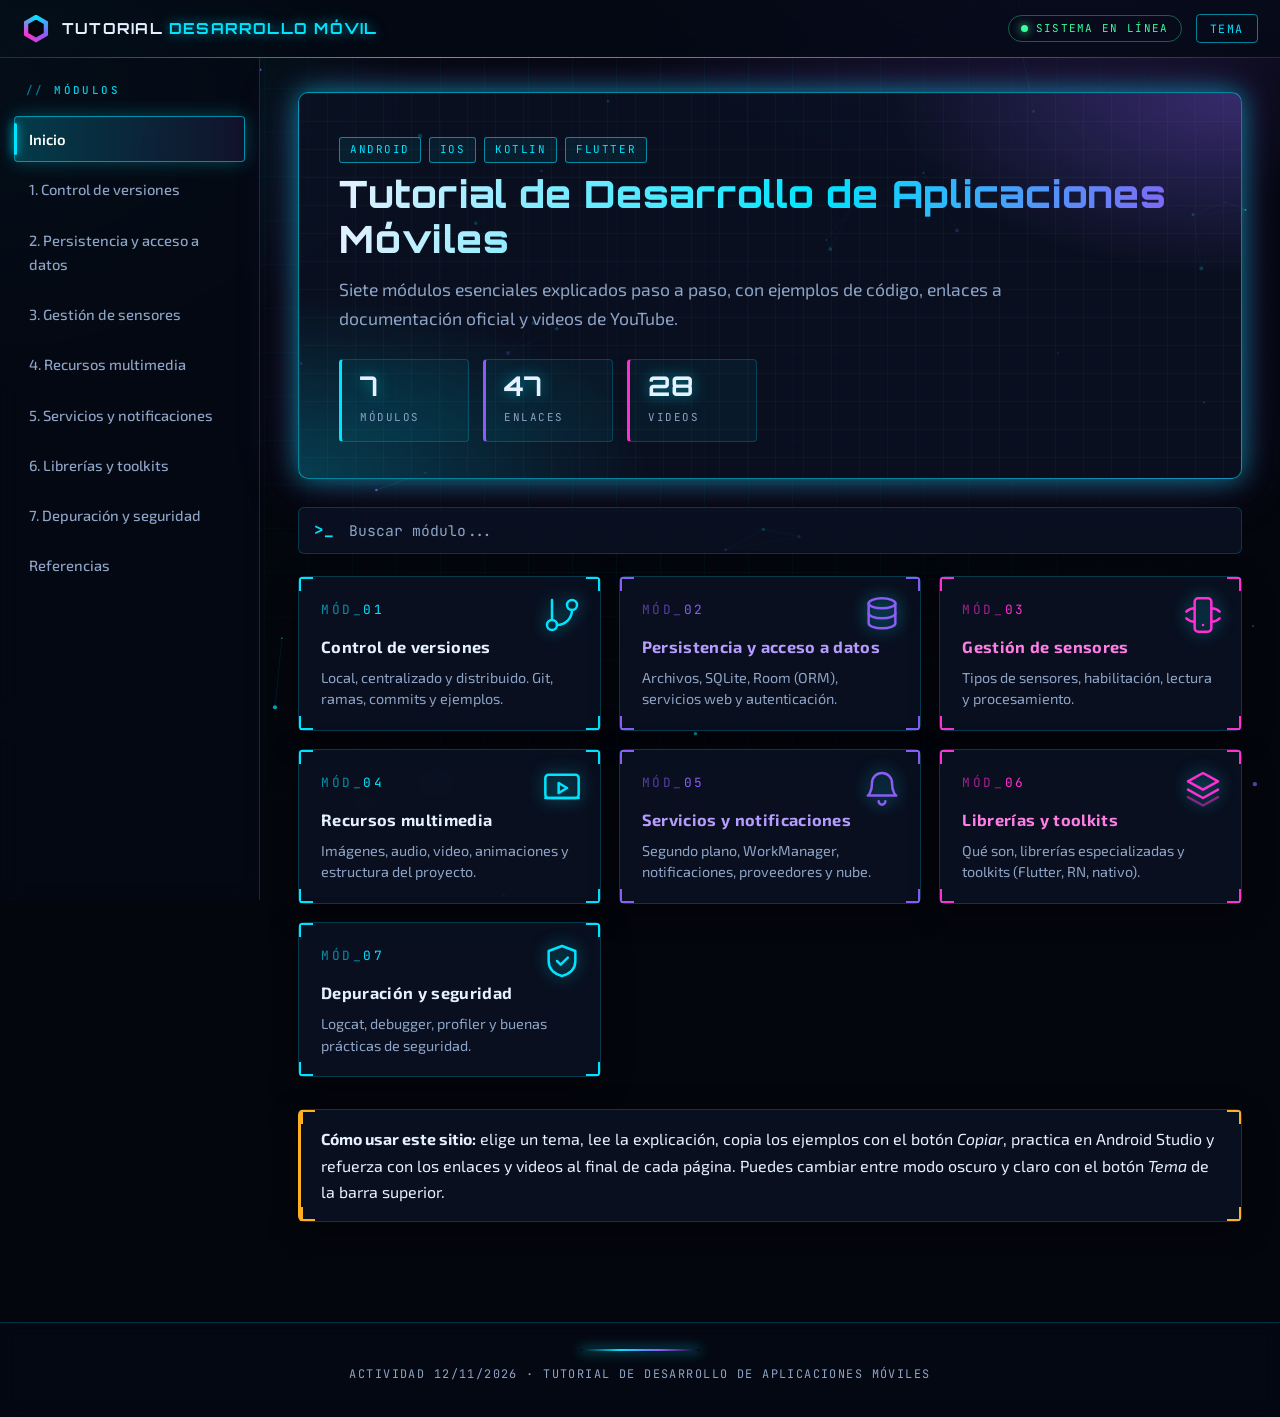
<file: index.html>
<!DOCTYPE html>
<html lang="es">
<head>
<meta charset="UTF-8">
<meta name="viewport" content="width=device-width, initial-scale=1">
<title>Tutorial de Desarrollo de Aplicaciones Móviles</title>
<link rel="preconnect" href="https://fonts.googleapis.com">
<link rel="preconnect" href="https://fonts.gstatic.com" crossorigin>
<link href="https://fonts.googleapis.com/css2?family=Exo+2:wght@400;500;600;700&family=JetBrains+Mono:wght@400;500;700&family=Orbitron:wght@500;700;800&display=swap" rel="stylesheet">
<script>try{document.documentElement.setAttribute('data-theme',localStorage.getItem('theme')==='light'?'light':'dark')}catch(e){document.documentElement.setAttribute('data-theme','dark')}</script>
<link rel="stylesheet" href="css/styles.css">
</head>
<body>
<header class="topbar">
  <button class="icon-btn" id="menuBtn" aria-label="Abrir menú">&#9776;</button>
  <a class="brand" href="index.html"><span class="logo-mark" aria-hidden="true"></span><span class="brand-text">Tutorial <span>Desarrollo Móvil</span></span></a>
  <span class="status-chip">Sistema en línea</span>
  <button class="icon-btn" id="themeBtn" aria-label="Cambiar entre modo oscuro y claro">Tema</button>
</header>
<div class="layout">
  <nav class="sidebar" id="sidebar">
    <h3>Módulos</h3>
    <a class="active" href="index.html">Inicio</a>
    <a href="pages/01-control-versiones.html">1. Control de versiones</a>
    <a href="pages/02-persistencia-datos.html">2. Persistencia y acceso a datos</a>
    <a href="pages/03-sensores.html">3. Gestión de sensores</a>
    <a href="pages/04-multimedia.html">4. Recursos multimedia</a>
    <a href="pages/05-servicios-notificaciones.html">5. Servicios y notificaciones</a>
    <a href="pages/06-librerias-toolkits.html">6. Librerías y toolkits</a>
    <a href="pages/07-depuracion-seguridad.html">7. Depuración y seguridad</a>
    <a href="pages/08-referencias.html">Referencias</a>
  </nav>
  <main class="content">
    <section class="hero">
      <div class="hero-tags"><span>Android</span><span>iOS</span><span>Kotlin</span><span>Flutter</span></div>
      <h1>Tutorial de Desarrollo de Aplicaciones Móviles</h1>
      <p>Siete módulos esenciales explicados paso a paso, con ejemplos de código, enlaces a documentación oficial y videos de YouTube.</p>
      <div class="stats">
        <div class="stat"><b data-n="7">7</b><span>Módulos</span></div>
        <div class="stat"><b data-n="47">47</b><span>Enlaces</span></div>
        <div class="stat"><b data-n="28">28</b><span>Videos</span></div>
      </div>
    </section>

    <div class="search-wrap"><input id="search" type="search" placeholder="Buscar módulo..." aria-label="Buscar módulo"></div>

    <div class="grid">
      <a class="card topic-card" href="pages/01-control-versiones.html">
        <span class="card-ico" aria-hidden="true"><svg focusable="false" xmlns="http://www.w3.org/2000/svg" viewBox="0 0 24 24" fill="none" stroke="currentColor" stroke-width="1.5" stroke-linecap="round" stroke-linejoin="round"><path d="M6 3v12"/><circle cx="18" cy="6" r="3"/><circle cx="6" cy="18" r="3"/><path d="M18 9a9 9 0 0 1-9 9"/></svg></span>
        <div class="num">01</div>
        <h3>Control de versiones</h3>
        <p>Local, centralizado y distribuido. Git, ramas, commits y ejemplos.</p>
      </a>
      <a class="card topic-card" href="pages/02-persistencia-datos.html">
        <span class="card-ico" aria-hidden="true"><svg focusable="false" xmlns="http://www.w3.org/2000/svg" viewBox="0 0 24 24" fill="none" stroke="currentColor" stroke-width="1.5" stroke-linecap="round" stroke-linejoin="round"><ellipse cx="12" cy="5" rx="8" ry="3"/><path d="M4 5v6c0 1.7 3.6 3 8 3s8-1.3 8-3V5"/><path d="M4 11v6c0 1.7 3.6 3 8 3s8-1.3 8-3v-6"/></svg></span>
        <div class="num">02</div>
        <h3>Persistencia y acceso a datos</h3>
        <p>Archivos, SQLite, Room (ORM), servicios web y autenticación.</p>
      </a>
      <a class="card topic-card" href="pages/03-sensores.html">
        <span class="card-ico" aria-hidden="true"><svg focusable="false" xmlns="http://www.w3.org/2000/svg" viewBox="0 0 24 24" fill="none" stroke="currentColor" stroke-width="1.5" stroke-linecap="round" stroke-linejoin="round"><rect x="7" y="2" width="10" height="20" rx="2"/><path d="M12 18h.01"/><path d="M2 10c1.5-1.5 3-2 5-2"/><path d="M22 10c-1.5-1.5-3-2-5-2"/><path d="M2 14c1.5 1.5 3 2 5 2"/><path d="M22 14c-1.5 1.5-3 2-5 2"/></svg></span>
        <div class="num">03</div>
        <h3>Gestión de sensores</h3>
        <p>Tipos de sensores, habilitación, lectura y procesamiento.</p>
      </a>
      <a class="card topic-card" href="pages/04-multimedia.html">
        <span class="card-ico" aria-hidden="true"><svg focusable="false" xmlns="http://www.w3.org/2000/svg" viewBox="0 0 24 24" fill="none" stroke="currentColor" stroke-width="1.5" stroke-linecap="round" stroke-linejoin="round"><rect x="2" y="4" width="20" height="14" rx="2"/><path d="M10 9l5 3-5 3V9z"/><path d="M2 18h20"/></svg></span>
        <div class="num">04</div>
        <h3>Recursos multimedia</h3>
        <p>Imágenes, audio, video, animaciones y estructura del proyecto.</p>
      </a>
      <a class="card topic-card" href="pages/05-servicios-notificaciones.html">
        <span class="card-ico" aria-hidden="true"><svg focusable="false" xmlns="http://www.w3.org/2000/svg" viewBox="0 0 24 24" fill="none" stroke="currentColor" stroke-width="1.5" stroke-linecap="round" stroke-linejoin="round"><path d="M6 9a6 6 0 0 1 12 0c0 6 2.5 7.5 2.5 7.5h-17S6 15 6 9z"/><path d="M10 20a2 2 0 0 0 4 0"/></svg></span>
        <div class="num">05</div>
        <h3>Servicios y notificaciones</h3>
        <p>Segundo plano, WorkManager, notificaciones, proveedores y nube.</p>
      </a>
      <a class="card topic-card" href="pages/06-librerias-toolkits.html">
        <span class="card-ico" aria-hidden="true"><svg focusable="false" xmlns="http://www.w3.org/2000/svg" viewBox="0 0 24 24" fill="none" stroke="currentColor" stroke-width="1.5" stroke-linecap="round" stroke-linejoin="round"><path d="M12 3l9 5-9 5-9-5 9-5z"/><path d="M3 13l9 5 9-5"/><path d="M3 17.5l9 5 9-5" opacity=".5"/></svg></span>
        <div class="num">06</div>
        <h3>Librerías y toolkits</h3>
        <p>Qué son, librerías especializadas y toolkits (Flutter, RN, nativo).</p>
      </a>
      <a class="card topic-card" href="pages/07-depuracion-seguridad.html">
        <span class="card-ico" aria-hidden="true"><svg focusable="false" xmlns="http://www.w3.org/2000/svg" viewBox="0 0 24 24" fill="none" stroke="currentColor" stroke-width="1.5" stroke-linecap="round" stroke-linejoin="round"><path d="M12 3l8 3v6c0 4.5-3.2 7.6-8 9-4.8-1.4-8-4.5-8-9V6l8-3z"/><path d="M9 12l2.2 2.2L15.5 10"/></svg></span>
        <div class="num">07</div>
        <h3>Depuración y seguridad</h3>
        <p>Logcat, debugger, profiler y buenas prácticas de seguridad.</p>
      </a>
    </div>

    <div class="note" style="margin-top:32px">
      <strong>Cómo usar este sitio:</strong> elige un tema, lee la explicación, copia los ejemplos con el botón <em>Copiar</em>, practica en Android Studio y refuerza con los enlaces y videos al final de cada página. Puedes cambiar entre modo oscuro y claro con el botón <em>Tema</em> de la barra superior.
    </div>
  </main>
</div>
<footer>Actividad 12/11/2026 · Tutorial de desarrollo de aplicaciones móviles</footer>
<button id="toTop" aria-label="Volver arriba">↑</button>
<script src="js/main.js"></script>
</body>
</html>
</file>
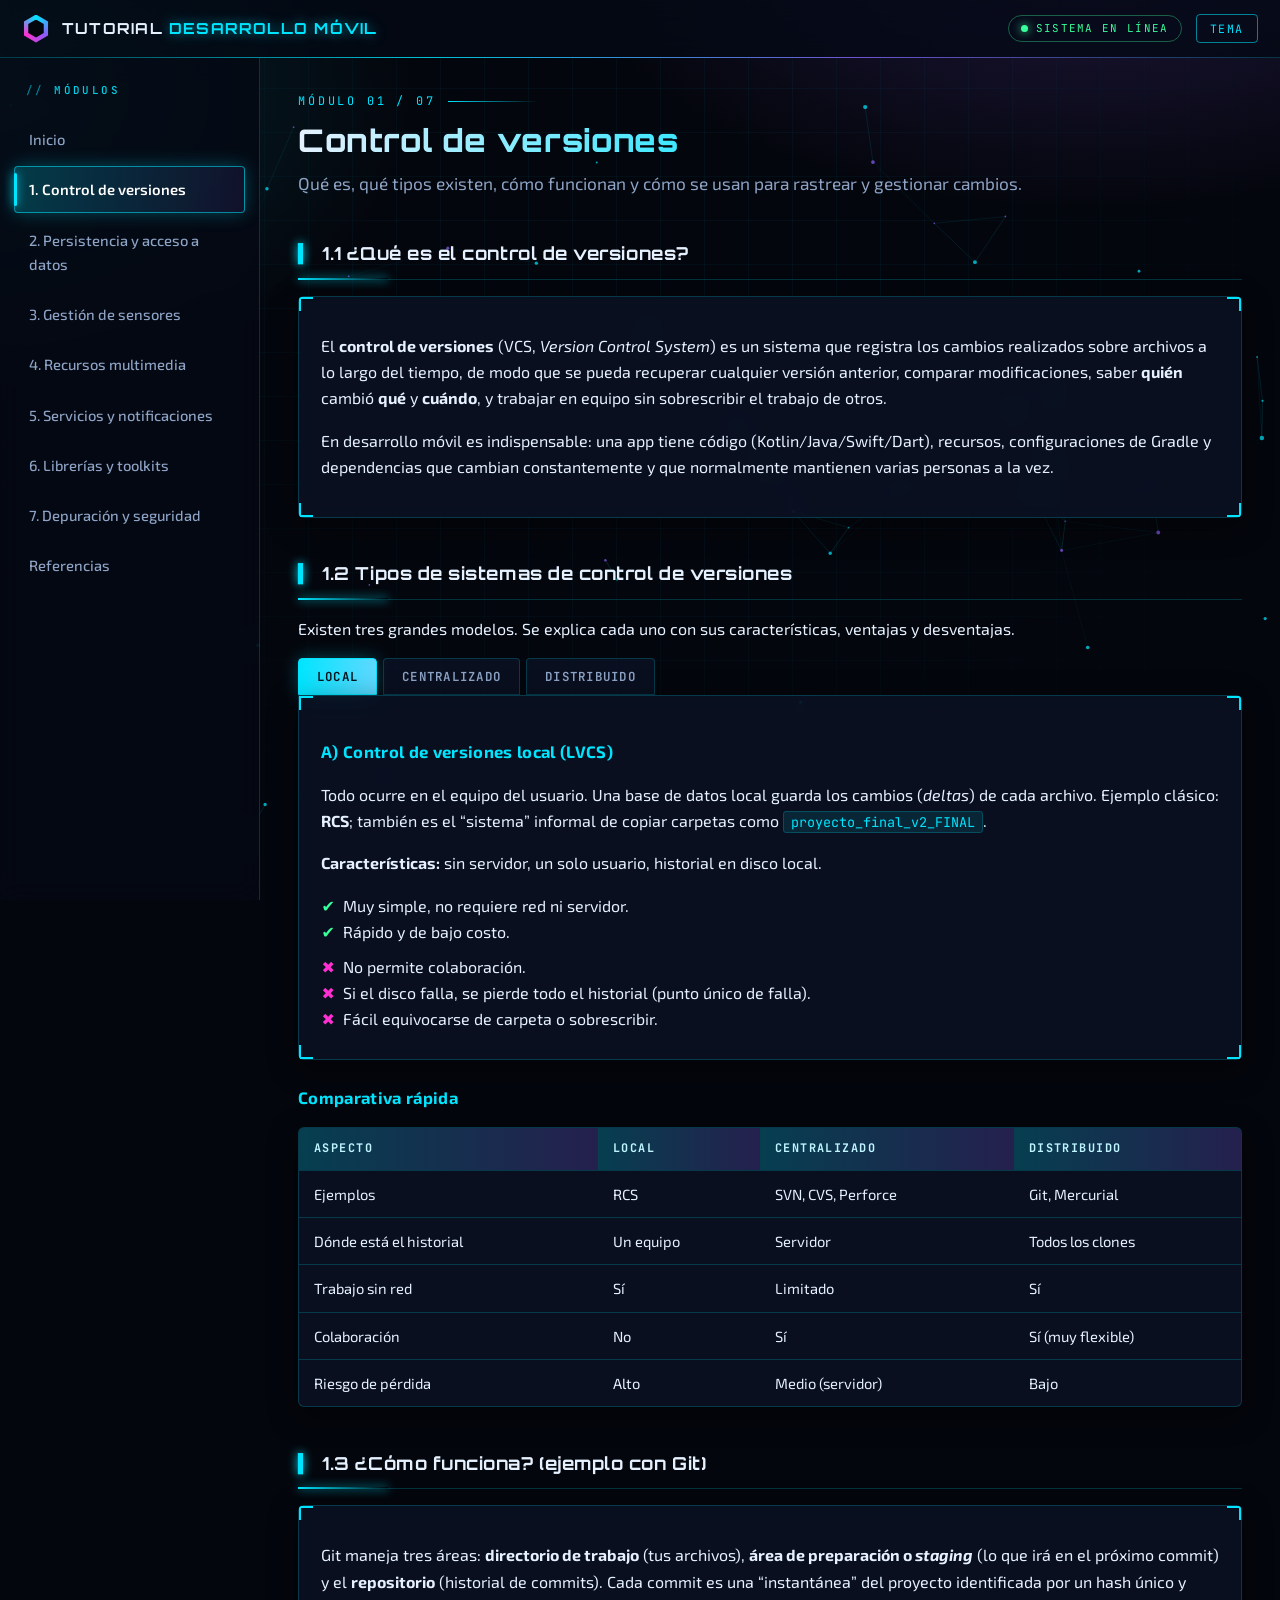
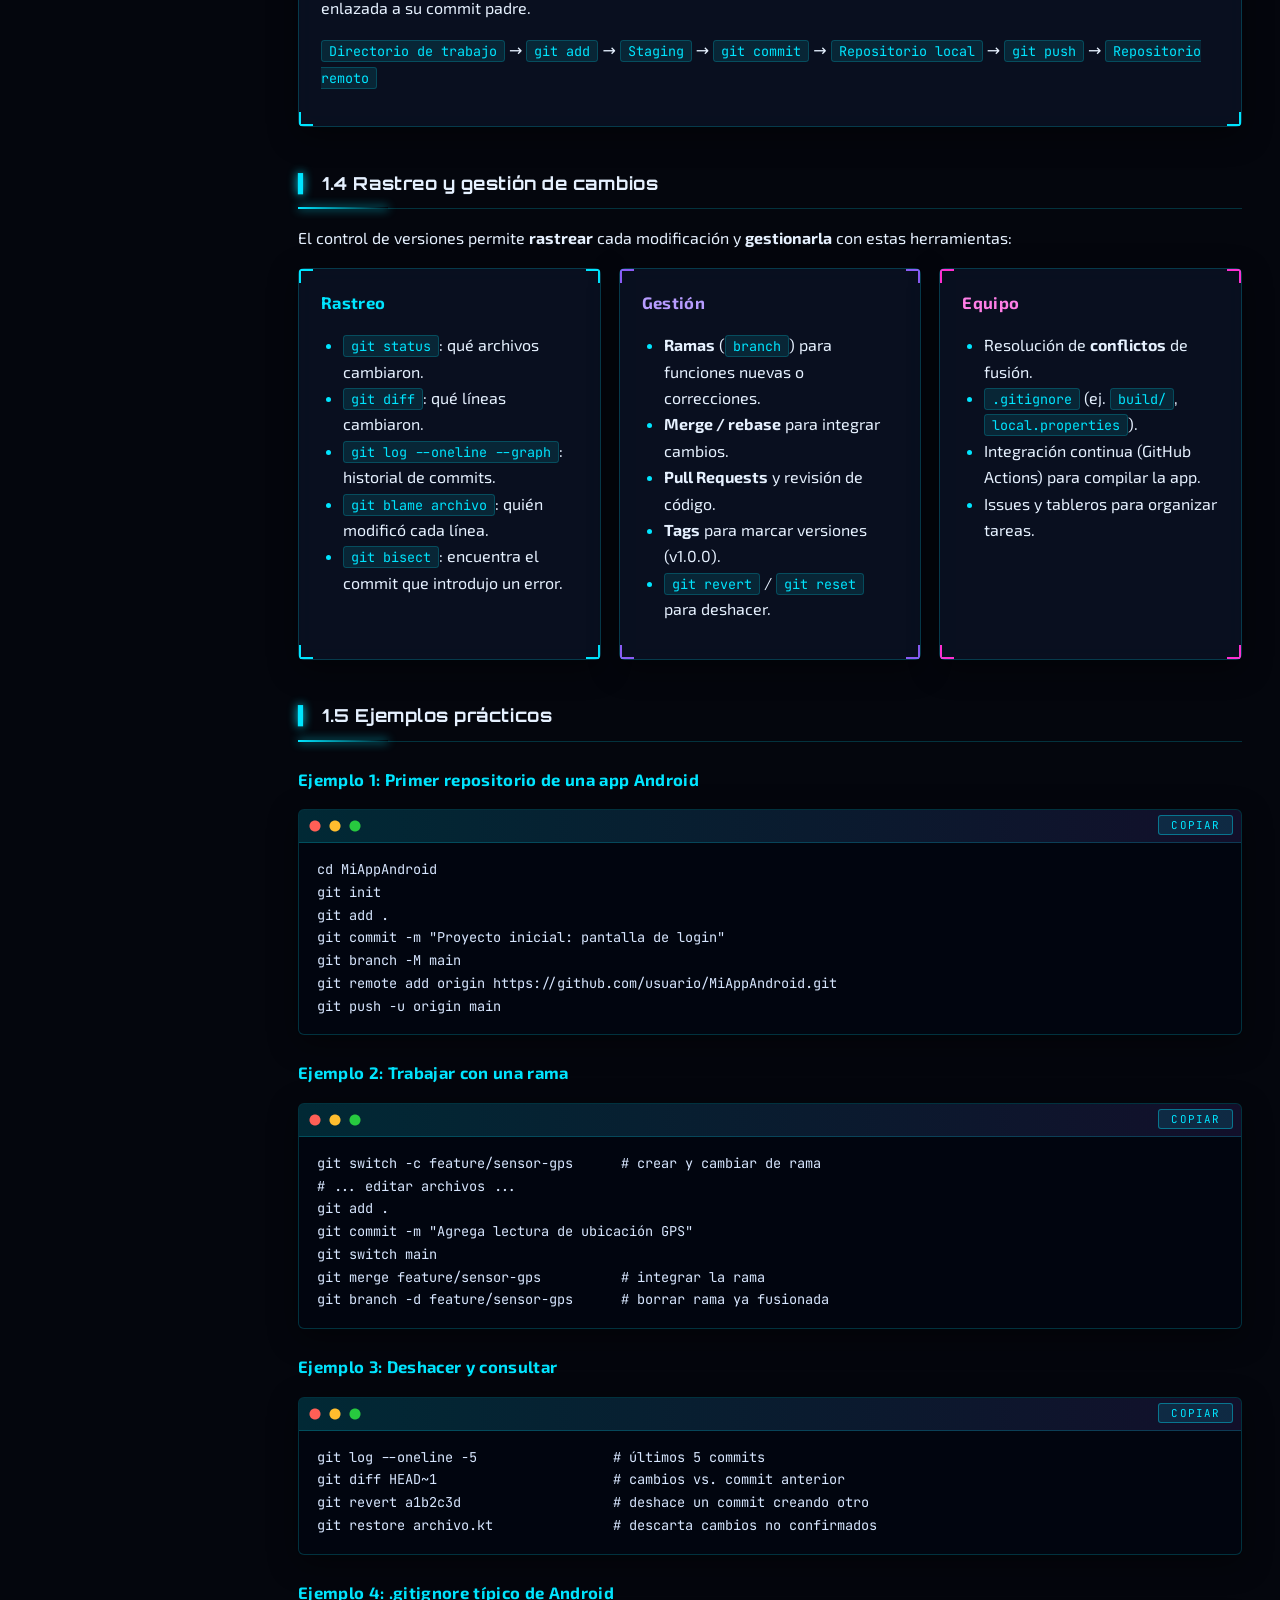
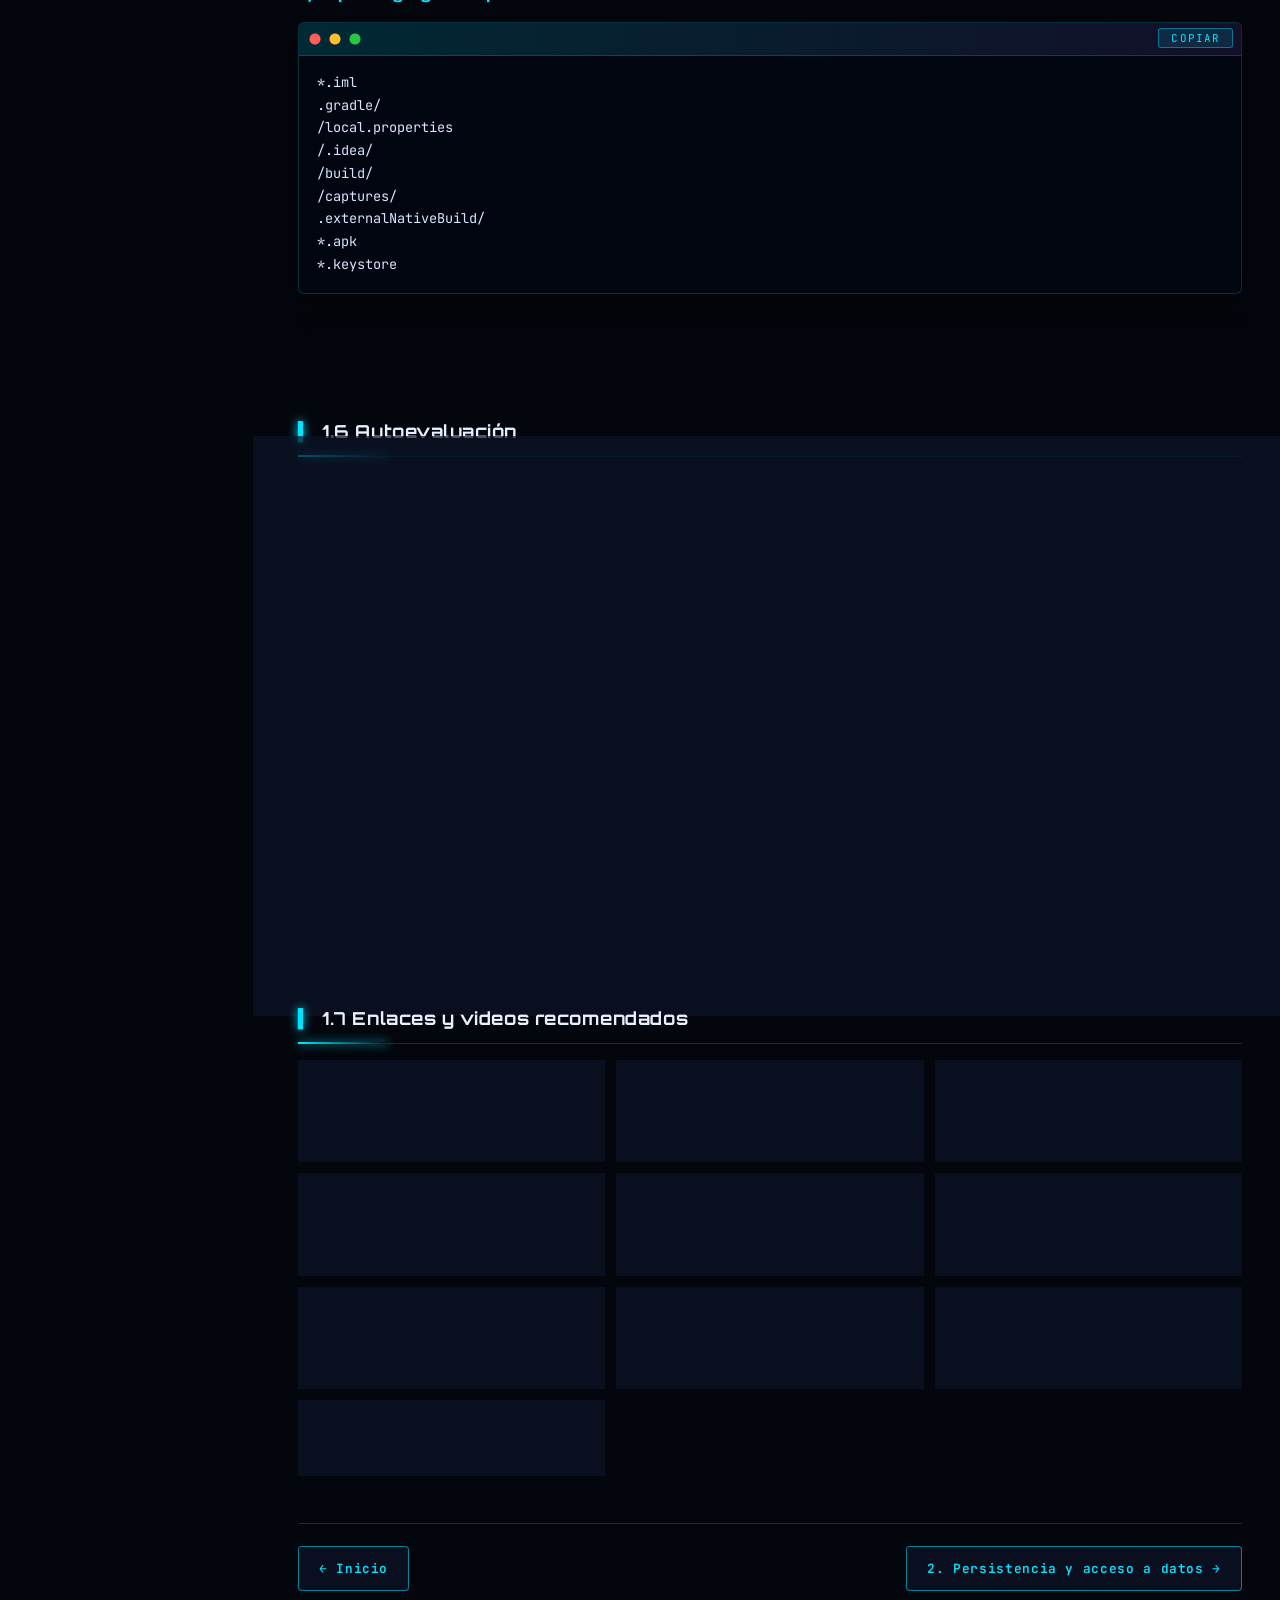
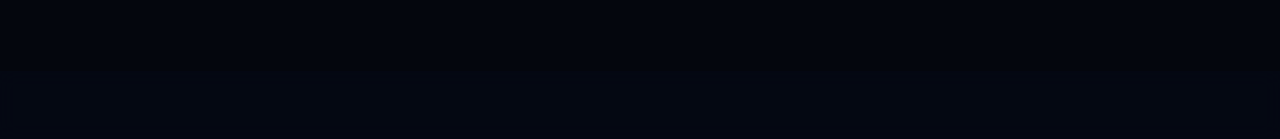
<file: pages/01-control-versiones.html>
<!DOCTYPE html>
<html lang="es">
<head>
<meta charset="UTF-8">
<meta name="viewport" content="width=device-width, initial-scale=1">
<title>Control de versiones · Tutorial Desarrollo Móvil</title>
<link rel="preconnect" href="https://fonts.googleapis.com">
<link rel="preconnect" href="https://fonts.gstatic.com" crossorigin>
<link href="https://fonts.googleapis.com/css2?family=Exo+2:wght@400;500;600;700&family=JetBrains+Mono:wght@400;500;700&family=Orbitron:wght@500;700;800&display=swap" rel="stylesheet">
<script>try{document.documentElement.setAttribute('data-theme',localStorage.getItem('theme')==='light'?'light':'dark')}catch(e){document.documentElement.setAttribute('data-theme','dark')}</script>
<link rel="stylesheet" href="../css/styles.css">
</head>
<body>
<header class="topbar">
  <button class="icon-btn" id="menuBtn" aria-label="Abrir menú">&#9776;</button>
  <a class="brand" href="../index.html"><span class="logo-mark" aria-hidden="true"></span><span class="brand-text">Tutorial <span>Desarrollo Móvil</span></span></a>
  <span class="status-chip">Sistema en línea</span>
  <button class="icon-btn" id="themeBtn" aria-label="Cambiar entre modo oscuro y claro">Tema</button>
</header>
<div class="layout">
  <nav class="sidebar" id="sidebar">
    <h3>Módulos</h3>
    <a href="../index.html">Inicio</a>
    
    <a href="01-control-versiones.html" class="active">1. Control de versiones</a>
    <a href="02-persistencia-datos.html">2. Persistencia y acceso a datos</a>
    <a href="03-sensores.html">3. Gestión de sensores</a>
    <a href="04-multimedia.html">4. Recursos multimedia</a>
    <a href="05-servicios-notificaciones.html">5. Servicios y notificaciones</a>
    <a href="06-librerias-toolkits.html">6. Librerías y toolkits</a>
    <a href="07-depuracion-seguridad.html">7. Depuración y seguridad</a>
    <a href="08-referencias.html">Referencias</a>
  </nav>
  <main class="content">
    <div class="kicker">MÓDULO 01 / 07</div>
    <h1>Control de versiones</h1>
    <p class="lead">Qué es, qué tipos existen, cómo funcionan y cómo se usan para rastrear y gestionar cambios.</p>
    
<h2>1.1 ¿Qué es el control de versiones?</h2>
<div class="card">
<p>El <strong>control de versiones</strong> (VCS, <em>Version Control System</em>) es un sistema que registra los cambios realizados sobre archivos a lo largo del tiempo, de modo que se pueda recuperar cualquier versión anterior, comparar modificaciones, saber <strong>quién</strong> cambió <strong>qué</strong> y <strong>cuándo</strong>, y trabajar en equipo sin sobrescribir el trabajo de otros.</p>
<p>En desarrollo móvil es indispensable: una app tiene código (Kotlin/Java/Swift/Dart), recursos, configuraciones de Gradle y dependencias que cambian constantemente y que normalmente mantienen varias personas a la vez.</p>
</div>

<h2>1.2 Tipos de sistemas de control de versiones</h2>
<p>Existen tres grandes modelos. Se explica cada uno con sus características, ventajas y desventajas.</p>

<div class="tabs">
  <button class="tab-btn active" data-target="t-local">Local</button>
  <button class="tab-btn" data-target="t-cent">Centralizado</button>
  <button class="tab-btn" data-target="t-dist">Distribuido</button>
</div>
<div class="tab-group-holder">
<div class="tab-panel active" id="t-local">
  <h3>A) Control de versiones local (LVCS)</h3>
  <p>Todo ocurre en el equipo del usuario. Una base de datos local guarda los cambios (<em>deltas</em>) de cada archivo. Ejemplo clásico: <strong>RCS</strong>; también es el “sistema” informal de copiar carpetas como <code>proyecto_final_v2_FINAL</code>.</p>
  <p><strong>Características:</strong> sin servidor, un solo usuario, historial en disco local.</p>
  <ul class="pros"><li>Muy simple, no requiere red ni servidor.</li><li>Rápido y de bajo costo.</li></ul>
  <ul class="cons"><li>No permite colaboración.</li><li>Si el disco falla, se pierde todo el historial (punto único de falla).</li><li>Fácil equivocarse de carpeta o sobrescribir.</li></ul>
</div>
<div class="tab-panel" id="t-cent">
  <h3>B) Control de versiones centralizado (CVCS)</h3>
  <p>Un <strong>servidor central</strong> guarda todas las versiones y los clientes descargan (<em>checkout</em>) y suben (<em>commit</em>) cambios a ese servidor. Ejemplos: <strong>Subversion (SVN)</strong>, CVS, Perforce.</p>
  <p><strong>Características:</strong> repositorio único, control de permisos centralizado, historial lineal con números de revisión, los archivos se pueden “bloquear” mientras se editan.</p>
  <ul class="pros"><li>Administración y permisos sencillos.</li><li>Todos ven el mismo estado del proyecto.</li><li>Buen manejo de archivos binarios grandes (Perforce).</li></ul>
  <ul class="cons"><li>Punto único de falla: si el servidor cae, nadie puede hacer commit.</li><li>Requiere conexión para casi todo.</li><li>Ramas (<em>branches</em>) y fusiones (<em>merge</em>) más pesadas y propensas a conflictos.</li></ul>
</div>
<div class="tab-panel" id="t-dist">
  <h3>C) Control de versiones distribuido (DVCS)</h3>
  <p>Cada usuario <strong>clona</strong> el repositorio completo, incluido todo el historial. Se trabaja localmente y luego se sincroniza con otros repositorios (<em>push/pull</em>). Ejemplos: <strong>Git</strong>, Mercurial, Bazaar. Plataformas que alojan Git: GitHub, GitLab, Bitbucket.</p>
  <p><strong>Características:</strong> historial completo local, commits sin conexión, ramas baratas y rápidas, integridad por hash SHA.</p>
  <ul class="pros"><li>Trabajo sin conexión y muy rápido.</li><li>Cada clon es una copia de seguridad completa.</li><li>Ramificación y fusión potentes; flujos de trabajo flexibles (Pull Request, Git Flow).</li></ul>
  <ul class="cons"><li>Curva de aprendizaje mayor (staging area, rebase, etc.).</li><li>Repositorios muy grandes o con binarios pesados ocupan mucho (se mitiga con Git LFS).</li><li>Sin bloqueo nativo de archivos.</li></ul>
</div>
</div>

<h3>Comparativa rápida</h3>
<div class="table-wrap"><table>
<tr><th>Aspecto</th><th>Local</th><th>Centralizado</th><th>Distribuido</th></tr>
<tr><td>Ejemplos</td><td>RCS</td><td>SVN, CVS, Perforce</td><td>Git, Mercurial</td></tr>
<tr><td>Dónde está el historial</td><td>Un equipo</td><td>Servidor</td><td>Todos los clones</td></tr>
<tr><td>Trabajo sin red</td><td>Sí</td><td>Limitado</td><td>Sí</td></tr>
<tr><td>Colaboración</td><td>No</td><td>Sí</td><td>Sí (muy flexible)</td></tr>
<tr><td>Riesgo de pérdida</td><td>Alto</td><td>Medio (servidor)</td><td>Bajo</td></tr>
</table></div>

<h2>1.3 ¿Cómo funciona? (ejemplo con Git)</h2>
<div class="card">
<p>Git maneja tres áreas: <strong>directorio de trabajo</strong> (tus archivos), <strong>área de preparación o <em>staging</em></strong> (lo que irá en el próximo commit) y el <strong>repositorio</strong> (historial de commits). Cada commit es una “instantánea” del proyecto identificada por un hash único y enlazada a su commit padre.</p>
<p><code>Directorio de trabajo</code> → <code>git add</code> → <code>Staging</code> → <code>git commit</code> → <code>Repositorio local</code> → <code>git push</code> → <code>Repositorio remoto</code></p>
</div>

<h2>1.4 Rastreo y gestión de cambios</h2>
<p>El control de versiones permite <strong>rastrear</strong> cada modificación y <strong>gestionarla</strong> con estas herramientas:</p>
<div class="grid">
<div class="card"><h3>Rastreo</h3><ul>
<li><code>git status</code>: qué archivos cambiaron.</li>
<li><code>git diff</code>: qué líneas cambiaron.</li>
<li><code>git log --oneline --graph</code>: historial de commits.</li>
<li><code>git blame archivo</code>: quién modificó cada línea.</li>
<li><code>git bisect</code>: encuentra el commit que introdujo un error.</li></ul></div>
<div class="card"><h3>Gestión</h3><ul>
<li><strong>Ramas</strong> (<code>branch</code>) para funciones nuevas o correcciones.</li>
<li><strong>Merge / rebase</strong> para integrar cambios.</li>
<li><strong>Pull Requests</strong> y revisión de código.</li>
<li><strong>Tags</strong> para marcar versiones (v1.0.0).</li>
<li><code>git revert</code> / <code>git reset</code> para deshacer.</li></ul></div>
<div class="card"><h3>Equipo</h3><ul>
<li>Resolución de <strong>conflictos</strong> de fusión.</li>
<li><code>.gitignore</code> (ej. <code>build/</code>, <code>local.properties</code>).</li>
<li>Integración continua (GitHub Actions) para compilar la app.</li>
<li>Issues y tableros para organizar tareas.</li></ul></div>
</div>

<h2>1.5 Ejemplos prácticos</h2>
<h3>Ejemplo 1: Primer repositorio de una app Android</h3>
<div class="code-wrap"><pre><code class="bash">cd MiAppAndroid
git init
git add .
git commit -m "Proyecto inicial: pantalla de login"
git branch -M main
git remote add origin https://github.com/usuario/MiAppAndroid.git
git push -u origin main</code></pre></div>
<h3>Ejemplo 2: Trabajar con una rama</h3>
<div class="code-wrap"><pre><code class="bash">git switch -c feature/sensor-gps      # crear y cambiar de rama
# ... editar archivos ...
git add .
git commit -m "Agrega lectura de ubicación GPS"
git switch main
git merge feature/sensor-gps          # integrar la rama
git branch -d feature/sensor-gps      # borrar rama ya fusionada</code></pre></div>
<h3>Ejemplo 3: Deshacer y consultar</h3>
<div class="code-wrap"><pre><code class="bash">git log --oneline -5                 # últimos 5 commits
git diff HEAD~1                      # cambios vs. commit anterior
git revert a1b2c3d                   # deshace un commit creando otro
git restore archivo.kt               # descarta cambios no confirmados</code></pre></div>
<h3>Ejemplo 4: .gitignore típico de Android</h3>
<div class="code-wrap"><pre><code class="text">*.iml
.gradle/
/local.properties
/.idea/
/build/
/captures/
.externalNativeBuild/
*.apk
*.keystore</code></pre></div>
<div class="note warn"><strong>Importante:</strong> nunca subas llaves de firma (<code>.keystore</code>), contraseñas ni claves de API al repositorio.</div>

<h2>1.6 Autoevaluación</h2>
<div class="card quiz">
<div class="q" data-correct="b"><strong>¿Cuál comando guarda una instantánea en el repositorio local?</strong>
<button class="opt" data-v="a">git push</button><button class="opt" data-v="b">git commit</button><button class="opt" data-v="c">git clone</button><div class="fb"></div></div>
<div class="q" data-correct="c"><strong>Git es un sistema de control de versiones…</strong>
<button class="opt" data-v="a">Local</button><button class="opt" data-v="b">Centralizado</button><button class="opt" data-v="c">Distribuido</button><div class="fb"></div></div>
</div>

<h2>1.7 Enlaces y videos recomendados</h2>
<div class="resources"><a class="res" target="_blank" rel="noopener" href="https://git-scm.com/book/es/v2"><span class="ico">↗</span><span><strong>Pro Git (libro oficial en español)</strong><small>git-scm.com</small></span></a><a class="res" target="_blank" rel="noopener" href="https://git-scm.com/doc"><span class="ico">↗</span><span><strong>Documentación de Git</strong><small>git-scm.com</small></span></a><a class="res" target="_blank" rel="noopener" href="https://docs.github.com/es/get-started"><span class="ico">↗</span><span><strong>Introducción a GitHub</strong><small>docs.github.com</small></span></a><a class="res" target="_blank" rel="noopener" href="https://svnbook.red-bean.com/"><span class="ico">↗</span><span><strong>Libro de Subversion (SVN)</strong><small>svnbook.red-bean.com</small></span></a><a class="res" target="_blank" rel="noopener" href="https://learngitbranching.js.org/?locale=es_ES"><span class="ico">↗</span><span><strong>Learn Git Branching (interactivo)</strong><small>Práctica visual</small></span></a><a class="res" target="_blank" rel="noopener" href="https://developer.android.com/studio/intro/version-control"><span class="ico">↗</span><span><strong>Control de versiones en Android Studio</strong><small>developer.android.com</small></span></a><a class="res yt" target="_blank" rel="noopener" href="https://www.youtube.com/results?search_query=curso+de+git+y+github+desde+cero+en+espa%C3%B1ol"><span class="ico">▶</span><span><strong>Curso de Git y GitHub desde cero</strong><small>Buscar en YouTube</small></span></a><a class="res yt" target="_blank" rel="noopener" href="https://www.youtube.com/results?search_query=qu%C3%A9+es+el+control+de+versiones+git+svn+diferencias"><span class="ico">▶</span><span><strong>¿Qué es el control de versiones?</strong><small>Buscar en YouTube</small></span></a><a class="res yt" target="_blank" rel="noopener" href="https://www.youtube.com/results?search_query=git+y+github+android+studio+tutorial"><span class="ico">▶</span><span><strong>Git en Android Studio</strong><small>Buscar en YouTube</small></span></a><a class="res yt" target="_blank" rel="noopener" href="https://www.youtube.com/results?search_query=git+branch+merge+conflictos+tutorial+espa%C3%B1ol"><span class="ico">▶</span><span><strong>Ramas, merge y conflictos</strong><small>Buscar en YouTube</small></span></a></div>

    <div class="pager"><a href="../index.html">← Inicio</a><a href="02-persistencia-datos.html">2. Persistencia y acceso a datos →</a></div>
  </main>
</div>
<footer>Actividad 12/11/2026 · Tutorial de desarrollo de aplicaciones móviles</footer>
<button id="toTop" aria-label="Volver arriba">↑</button>
<script src="../js/main.js"></script>
</body>
</html>
</file>
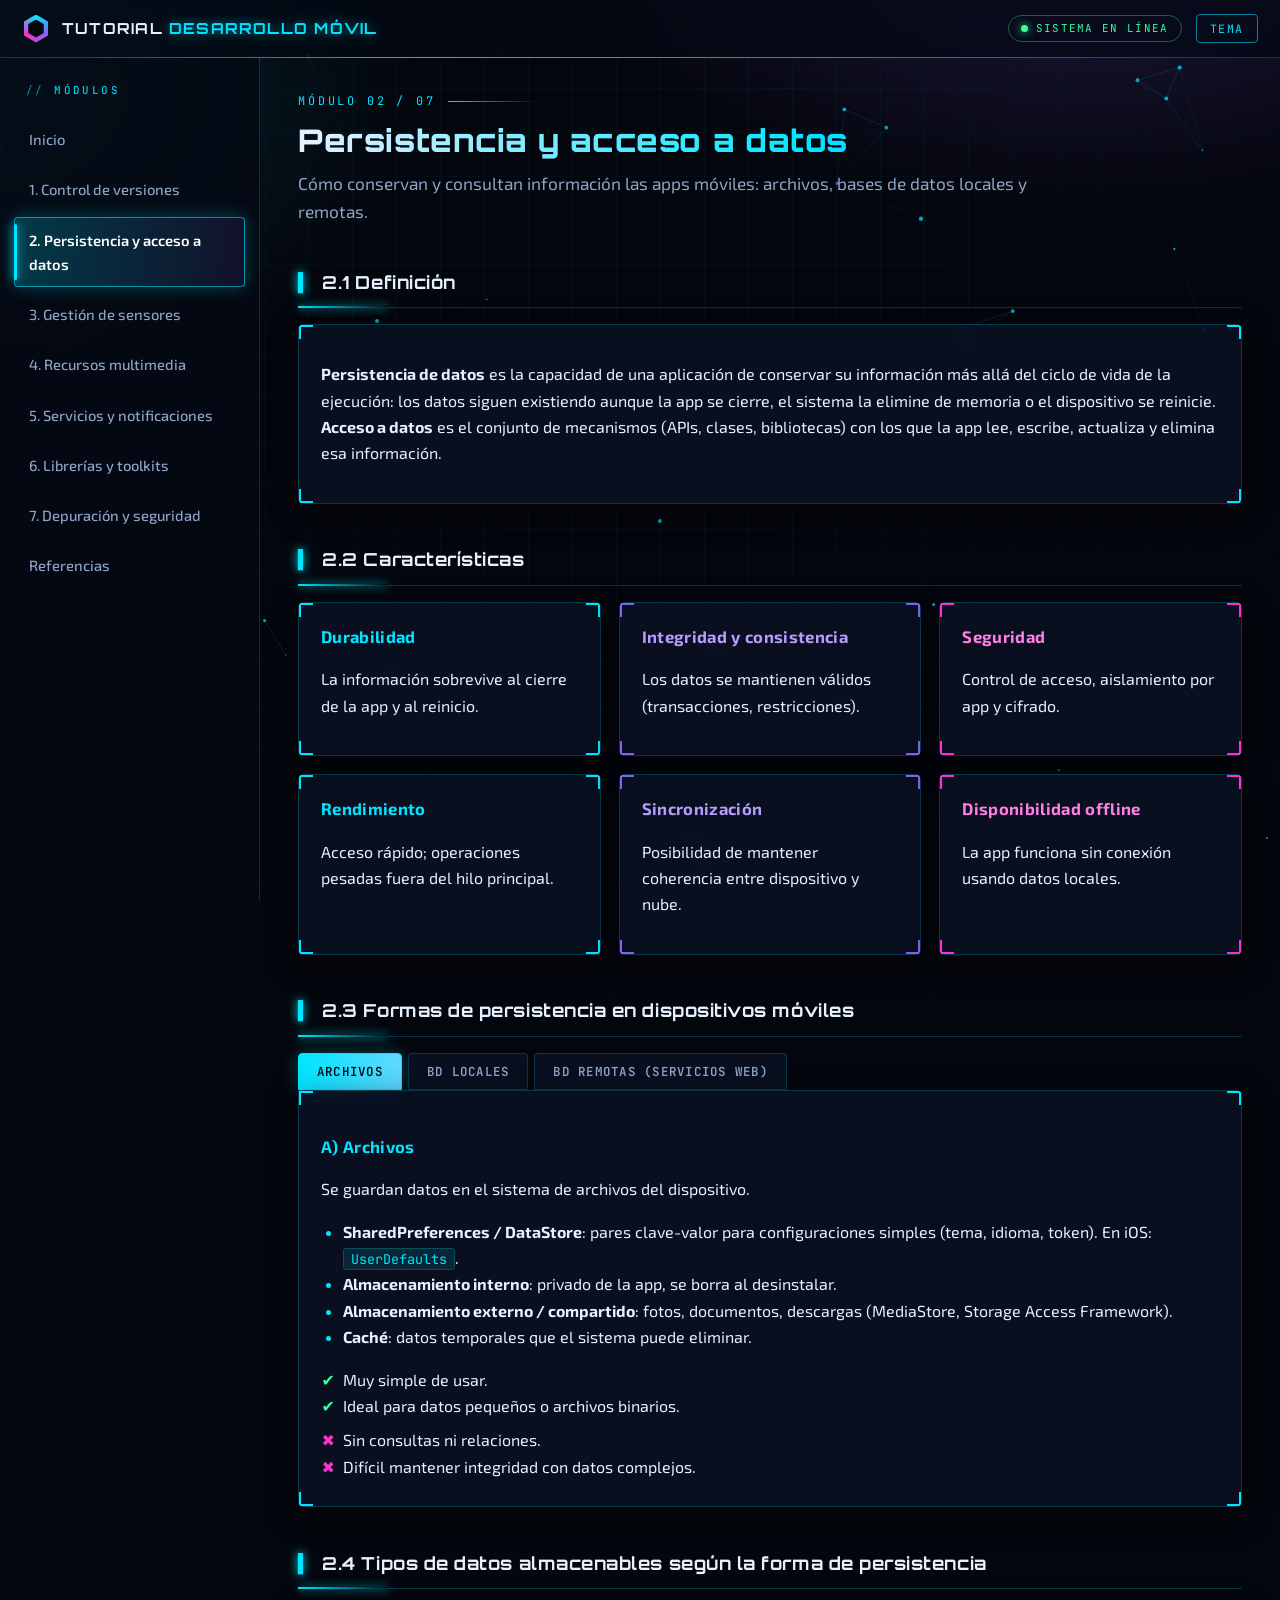
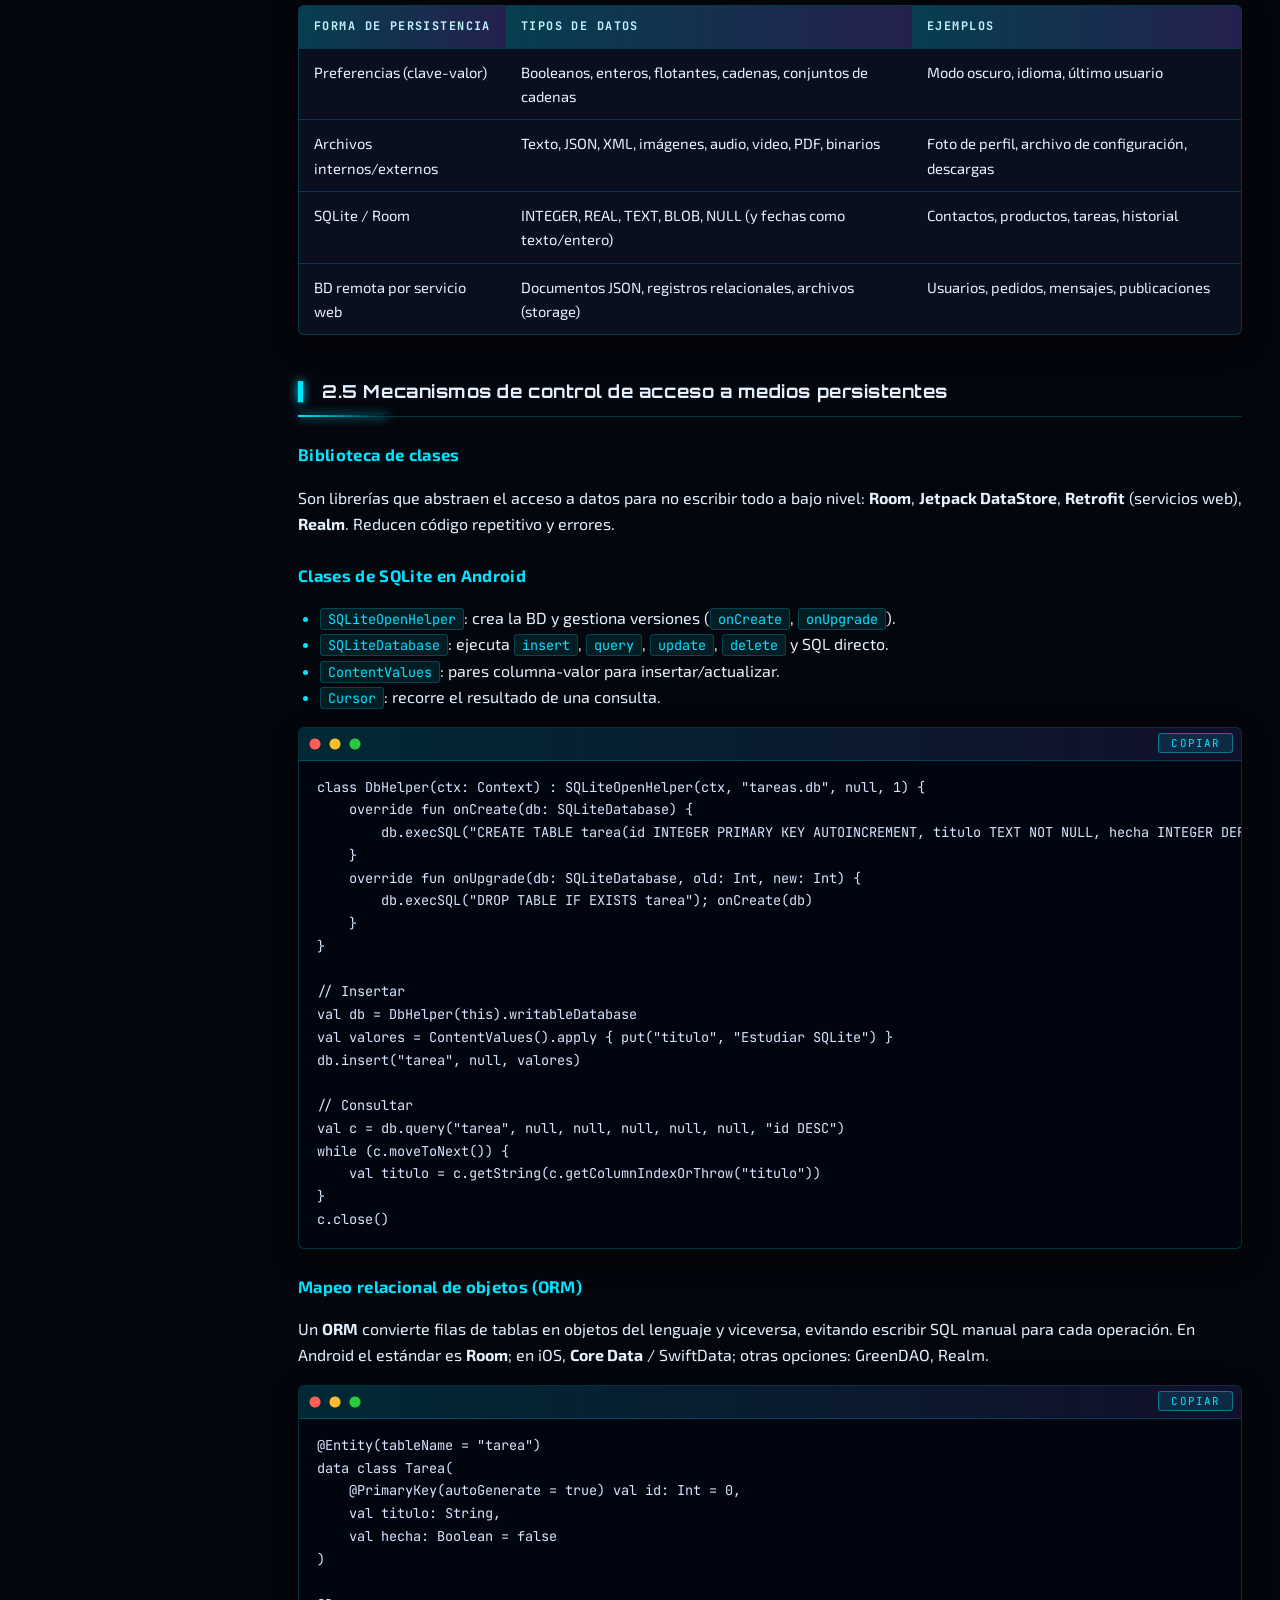
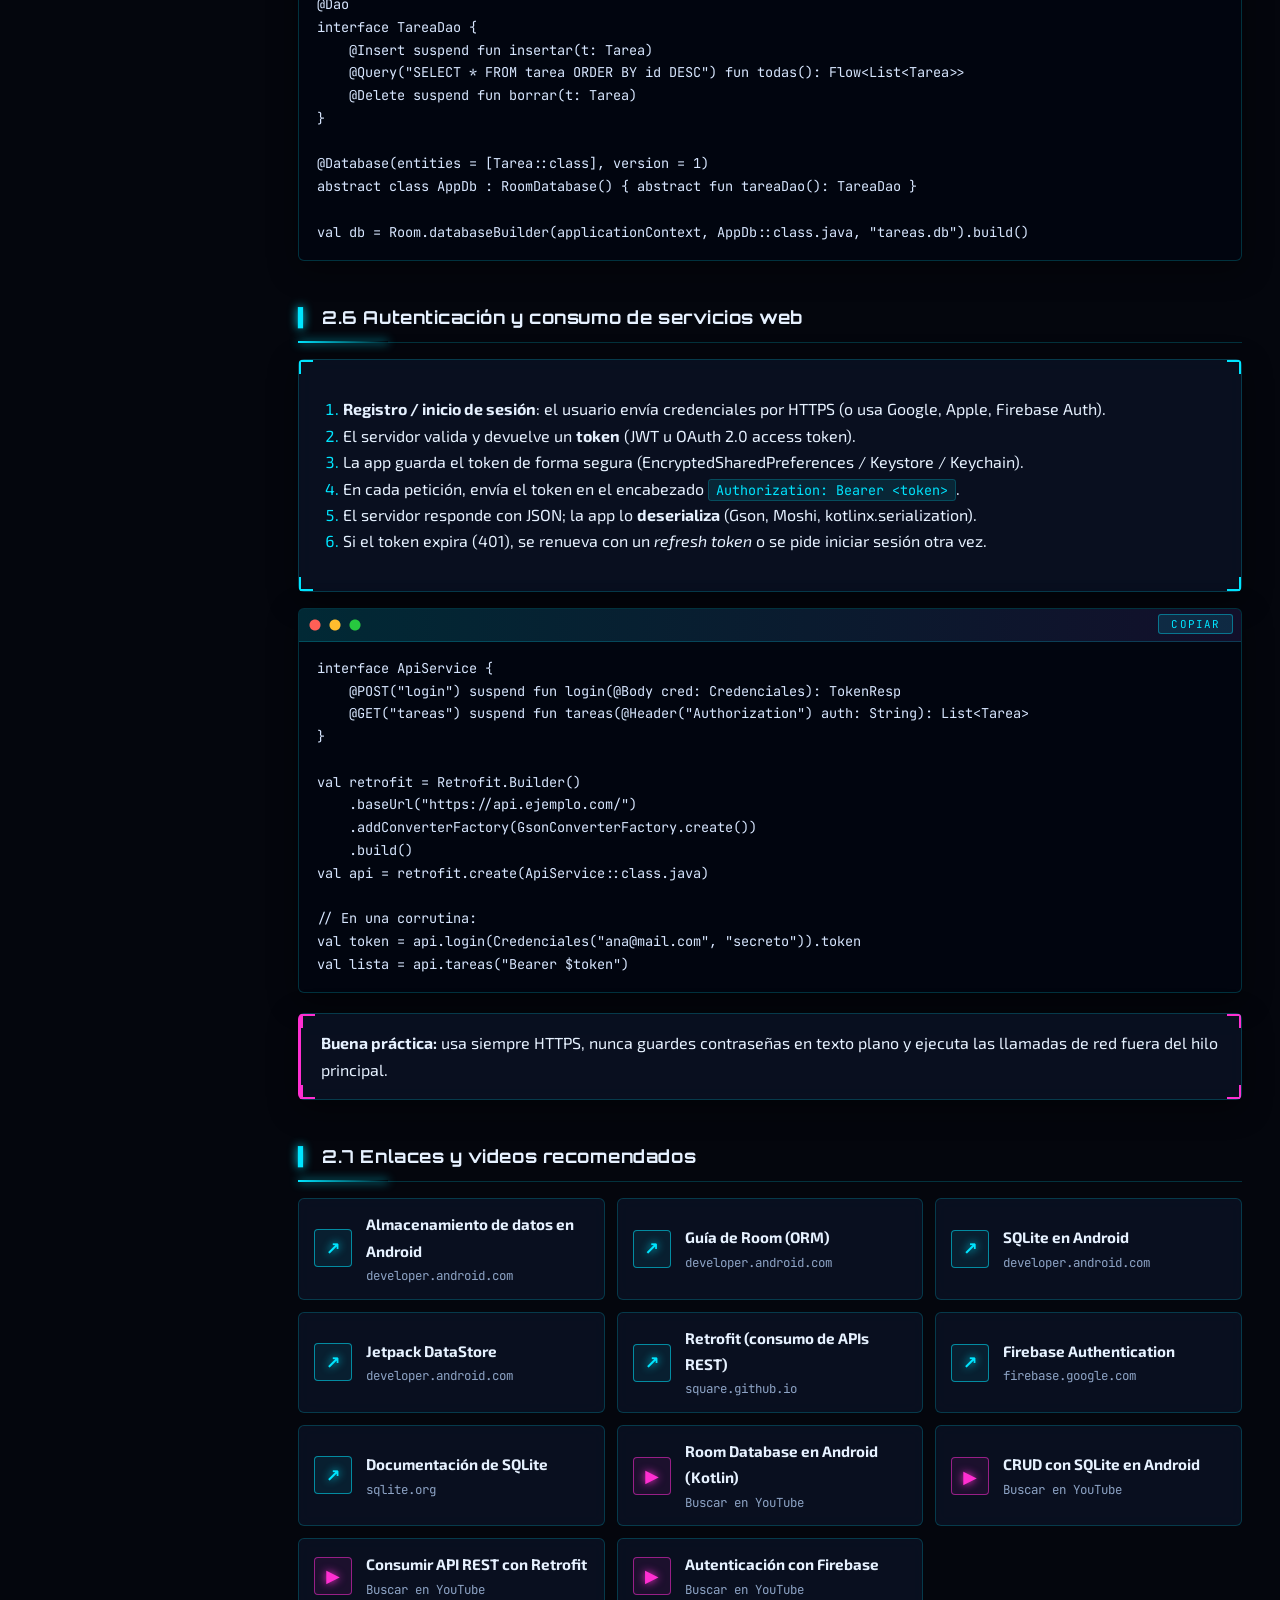
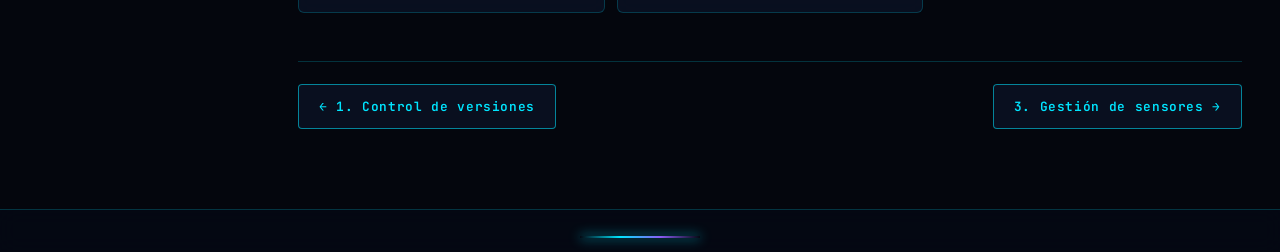
<file: pages/02-persistencia-datos.html>
<!DOCTYPE html>
<html lang="es">
<head>
<meta charset="UTF-8">
<meta name="viewport" content="width=device-width, initial-scale=1">
<title>Persistencia y acceso a datos · Tutorial Desarrollo Móvil</title>
<link rel="preconnect" href="https://fonts.googleapis.com">
<link rel="preconnect" href="https://fonts.gstatic.com" crossorigin>
<link href="https://fonts.googleapis.com/css2?family=Exo+2:wght@400;500;600;700&family=JetBrains+Mono:wght@400;500;700&family=Orbitron:wght@500;700;800&display=swap" rel="stylesheet">
<script>try{document.documentElement.setAttribute('data-theme',localStorage.getItem('theme')==='light'?'light':'dark')}catch(e){document.documentElement.setAttribute('data-theme','dark')}</script>
<link rel="stylesheet" href="../css/styles.css">
</head>
<body>
<header class="topbar">
  <button class="icon-btn" id="menuBtn" aria-label="Abrir menú">&#9776;</button>
  <a class="brand" href="../index.html"><span class="logo-mark" aria-hidden="true"></span><span class="brand-text">Tutorial <span>Desarrollo Móvil</span></span></a>
  <span class="status-chip">Sistema en línea</span>
  <button class="icon-btn" id="themeBtn" aria-label="Cambiar entre modo oscuro y claro">Tema</button>
</header>
<div class="layout">
  <nav class="sidebar" id="sidebar">
    <h3>Módulos</h3>
    <a href="../index.html">Inicio</a>
    
    <a href="01-control-versiones.html">1. Control de versiones</a>
    <a href="02-persistencia-datos.html" class="active">2. Persistencia y acceso a datos</a>
    <a href="03-sensores.html">3. Gestión de sensores</a>
    <a href="04-multimedia.html">4. Recursos multimedia</a>
    <a href="05-servicios-notificaciones.html">5. Servicios y notificaciones</a>
    <a href="06-librerias-toolkits.html">6. Librerías y toolkits</a>
    <a href="07-depuracion-seguridad.html">7. Depuración y seguridad</a>
    <a href="08-referencias.html">Referencias</a>
  </nav>
  <main class="content">
    <div class="kicker">MÓDULO 02 / 07</div>
    <h1>Persistencia y acceso a datos</h1>
    <p class="lead">Cómo conservan y consultan información las apps móviles: archivos, bases de datos locales y remotas.</p>
    
<h2>2.1 Definición</h2>
<div class="card">
<p><strong>Persistencia de datos</strong> es la capacidad de una aplicación de conservar su información más allá del ciclo de vida de la ejecución: los datos siguen existiendo aunque la app se cierre, el sistema la elimine de memoria o el dispositivo se reinicie. <strong>Acceso a datos</strong> es el conjunto de mecanismos (APIs, clases, bibliotecas) con los que la app lee, escribe, actualiza y elimina esa información.</p>
</div>

<h2>2.2 Características</h2>
<div class="grid">
<div class="card"><h3>Durabilidad</h3><p>La información sobrevive al cierre de la app y al reinicio.</p></div>
<div class="card"><h3>Integridad y consistencia</h3><p>Los datos se mantienen válidos (transacciones, restricciones).</p></div>
<div class="card"><h3>Seguridad</h3><p>Control de acceso, aislamiento por app y cifrado.</p></div>
<div class="card"><h3>Rendimiento</h3><p>Acceso rápido; operaciones pesadas fuera del hilo principal.</p></div>
<div class="card"><h3>Sincronización</h3><p>Posibilidad de mantener coherencia entre dispositivo y nube.</p></div>
<div class="card"><h3>Disponibilidad offline</h3><p>La app funciona sin conexión usando datos locales.</p></div>
</div>

<h2>2.3 Formas de persistencia en dispositivos móviles</h2>
<div class="tabs">
  <button class="tab-btn active" data-target="t-files">Archivos</button>
  <button class="tab-btn" data-target="t-local">BD locales</button>
  <button class="tab-btn" data-target="t-remote">BD remotas (servicios web)</button>
</div>
<div>
<div class="tab-panel active" id="t-files">
  <h3>A) Archivos</h3>
  <p>Se guardan datos en el sistema de archivos del dispositivo.</p>
  <ul>
    <li><strong>SharedPreferences / DataStore</strong>: pares clave-valor para configuraciones simples (tema, idioma, token). En iOS: <code>UserDefaults</code>.</li>
    <li><strong>Almacenamiento interno</strong>: privado de la app, se borra al desinstalar.</li>
    <li><strong>Almacenamiento externo / compartido</strong>: fotos, documentos, descargas (MediaStore, Storage Access Framework).</li>
    <li><strong>Caché</strong>: datos temporales que el sistema puede eliminar.</li>
  </ul>
  <ul class="pros"><li>Muy simple de usar.</li><li>Ideal para datos pequeños o archivos binarios.</li></ul>
  <ul class="cons"><li>Sin consultas ni relaciones.</li><li>Difícil mantener integridad con datos complejos.</li></ul>
</div>
<div class="tab-panel" id="t-local">
  <h3>B) Bases de datos locales</h3>
  <p>Almacenan datos estructurados dentro del dispositivo. La más común es <strong>SQLite</strong> (relacional, embebida, sin servidor). Alternativas: <strong>Room</strong> (capa sobre SQLite), Realm, ObjectBox, Core Data (iOS).</p>
  <ul class="pros"><li>Consultas SQL, relaciones, transacciones.</li><li>Funciona sin internet y es rápida.</li></ul>
  <ul class="cons"><li>Los datos quedan solo en ese dispositivo.</li><li>Requiere diseñar esquemas y migraciones.</li></ul>
</div>
<div class="tab-panel" id="t-remote">
  <h3>C) Bases de datos remotas mediante servicios web</h3>
  <p>La app se comunica con un servidor (API REST/GraphQL) por HTTP(S) que guarda la información en una BD en la nube (MySQL, PostgreSQL, MongoDB, Firebase Firestore, Supabase). Los datos suelen viajar en formato <strong>JSON</strong>.</p>
  <ul class="pros"><li>Datos compartidos entre dispositivos y usuarios.</li><li>Respaldo centralizado y escalable.</li></ul>
  <ul class="cons"><li>Requiere conexión y manejo de latencia/errores.</li><li>Necesita autenticación y seguridad del servidor.</li></ul>
</div>
</div>

<h2>2.4 Tipos de datos almacenables según la forma de persistencia</h2>
<div class="table-wrap"><table>
<tr><th>Forma de persistencia</th><th>Tipos de datos</th><th>Ejemplos</th></tr>
<tr><td>Preferencias (clave-valor)</td><td>Booleanos, enteros, flotantes, cadenas, conjuntos de cadenas</td><td>Modo oscuro, idioma, último usuario</td></tr>
<tr><td>Archivos internos/externos</td><td>Texto, JSON, XML, imágenes, audio, video, PDF, binarios</td><td>Foto de perfil, archivo de configuración, descargas</td></tr>
<tr><td>SQLite / Room</td><td>INTEGER, REAL, TEXT, BLOB, NULL (y fechas como texto/entero)</td><td>Contactos, productos, tareas, historial</td></tr>
<tr><td>BD remota por servicio web</td><td>Documentos JSON, registros relacionales, archivos (storage)</td><td>Usuarios, pedidos, mensajes, publicaciones</td></tr>
</table></div>

<h2>2.5 Mecanismos de control de acceso a medios persistentes</h2>
<h3>Biblioteca de clases</h3>
<p>Son librerías que abstraen el acceso a datos para no escribir todo a bajo nivel: <strong>Room</strong>, <strong>Jetpack DataStore</strong>, <strong>Retrofit</strong> (servicios web), <strong>Realm</strong>. Reducen código repetitivo y errores.</p>

<h3>Clases de SQLite en Android</h3>
<ul>
<li><code>SQLiteOpenHelper</code>: crea la BD y gestiona versiones (<code>onCreate</code>, <code>onUpgrade</code>).</li>
<li><code>SQLiteDatabase</code>: ejecuta <code>insert</code>, <code>query</code>, <code>update</code>, <code>delete</code> y SQL directo.</li>
<li><code>ContentValues</code>: pares columna-valor para insertar/actualizar.</li>
<li><code>Cursor</code>: recorre el resultado de una consulta.</li>
</ul>
<div class="code-wrap"><pre><code class="kotlin">class DbHelper(ctx: Context) : SQLiteOpenHelper(ctx, "tareas.db", null, 1) {
    override fun onCreate(db: SQLiteDatabase) {
        db.execSQL("CREATE TABLE tarea(id INTEGER PRIMARY KEY AUTOINCREMENT, titulo TEXT NOT NULL, hecha INTEGER DEFAULT 0)")
    }
    override fun onUpgrade(db: SQLiteDatabase, old: Int, new: Int) {
        db.execSQL("DROP TABLE IF EXISTS tarea"); onCreate(db)
    }
}

// Insertar
val db = DbHelper(this).writableDatabase
val valores = ContentValues().apply { put("titulo", "Estudiar SQLite") }
db.insert("tarea", null, valores)

// Consultar
val c = db.query("tarea", null, null, null, null, null, "id DESC")
while (c.moveToNext()) {
    val titulo = c.getString(c.getColumnIndexOrThrow("titulo"))
}
c.close()</code></pre></div>

<h3>Mapeo relacional de objetos (ORM)</h3>
<p>Un <strong>ORM</strong> convierte filas de tablas en objetos del lenguaje y viceversa, evitando escribir SQL manual para cada operación. En Android el estándar es <strong>Room</strong>; en iOS, <strong>Core Data</strong> / SwiftData; otras opciones: GreenDAO, Realm.</p>
<div class="code-wrap"><pre><code class="kotlin">@Entity(tableName = "tarea")
data class Tarea(
    @PrimaryKey(autoGenerate = true) val id: Int = 0,
    val titulo: String,
    val hecha: Boolean = false
)

@Dao
interface TareaDao {
    @Insert suspend fun insertar(t: Tarea)
    @Query("SELECT * FROM tarea ORDER BY id DESC") fun todas(): Flow&lt;List&lt;Tarea&gt;&gt;
    @Delete suspend fun borrar(t: Tarea)
}

@Database(entities = [Tarea::class], version = 1)
abstract class AppDb : RoomDatabase() { abstract fun tareaDao(): TareaDao }

val db = Room.databaseBuilder(applicationContext, AppDb::class.java, "tareas.db").build()</code></pre></div>

<h2>2.6 Autenticación y consumo de servicios web</h2>
<div class="card"><ol>
<li><strong>Registro / inicio de sesión</strong>: el usuario envía credenciales por HTTPS (o usa Google, Apple, Firebase Auth).</li>
<li>El servidor valida y devuelve un <strong>token</strong> (JWT u OAuth 2.0 access token).</li>
<li>La app guarda el token de forma segura (EncryptedSharedPreferences / Keystore / Keychain).</li>
<li>En cada petición, envía el token en el encabezado <code>Authorization: Bearer &lt;token&gt;</code>.</li>
<li>El servidor responde con JSON; la app lo <strong>deserializa</strong> (Gson, Moshi, kotlinx.serialization).</li>
<li>Si el token expira (401), se renueva con un <em>refresh token</em> o se pide iniciar sesión otra vez.</li>
</ol></div>
<div class="code-wrap"><pre><code class="kotlin">interface ApiService {
    @POST("login") suspend fun login(@Body cred: Credenciales): TokenResp
    @GET("tareas") suspend fun tareas(@Header("Authorization") auth: String): List&lt;Tarea&gt;
}

val retrofit = Retrofit.Builder()
    .baseUrl("https://api.ejemplo.com/")
    .addConverterFactory(GsonConverterFactory.create())
    .build()
val api = retrofit.create(ApiService::class.java)

// En una corrutina:
val token = api.login(Credenciales("ana@mail.com", "secreto")).token
val lista = api.tareas("Bearer $token")</code></pre></div>
<div class="note warn"><strong>Buena práctica:</strong> usa siempre HTTPS, nunca guardes contraseñas en texto plano y ejecuta las llamadas de red fuera del hilo principal.</div>

<h2>2.7 Enlaces y videos recomendados</h2>
<div class="resources"><a class="res" target="_blank" rel="noopener" href="https://developer.android.com/training/data-storage"><span class="ico">↗</span><span><strong>Almacenamiento de datos en Android</strong><small>developer.android.com</small></span></a><a class="res" target="_blank" rel="noopener" href="https://developer.android.com/training/data-storage/room"><span class="ico">↗</span><span><strong>Guía de Room (ORM)</strong><small>developer.android.com</small></span></a><a class="res" target="_blank" rel="noopener" href="https://developer.android.com/training/data-storage/sqlite"><span class="ico">↗</span><span><strong>SQLite en Android</strong><small>developer.android.com</small></span></a><a class="res" target="_blank" rel="noopener" href="https://developer.android.com/topic/libraries/architecture/datastore"><span class="ico">↗</span><span><strong>Jetpack DataStore</strong><small>developer.android.com</small></span></a><a class="res" target="_blank" rel="noopener" href="https://square.github.io/retrofit/"><span class="ico">↗</span><span><strong>Retrofit (consumo de APIs REST)</strong><small>square.github.io</small></span></a><a class="res" target="_blank" rel="noopener" href="https://firebase.google.com/docs/auth"><span class="ico">↗</span><span><strong>Firebase Authentication</strong><small>firebase.google.com</small></span></a><a class="res" target="_blank" rel="noopener" href="https://www.sqlite.org/docs.html"><span class="ico">↗</span><span><strong>Documentación de SQLite</strong><small>sqlite.org</small></span></a><a class="res yt" target="_blank" rel="noopener" href="https://www.youtube.com/results?search_query=android+room+database+tutorial+kotlin+espa%C3%B1ol"><span class="ico">▶</span><span><strong>Room Database en Android (Kotlin)</strong><small>Buscar en YouTube</small></span></a><a class="res yt" target="_blank" rel="noopener" href="https://www.youtube.com/results?search_query=sqlite+android+studio+crud+tutorial+espa%C3%B1ol"><span class="ico">▶</span><span><strong>CRUD con SQLite en Android</strong><small>Buscar en YouTube</small></span></a><a class="res yt" target="_blank" rel="noopener" href="https://www.youtube.com/results?search_query=retrofit+consumir+api+rest+android+kotlin"><span class="ico">▶</span><span><strong>Consumir API REST con Retrofit</strong><small>Buscar en YouTube</small></span></a><a class="res yt" target="_blank" rel="noopener" href="https://www.youtube.com/results?search_query=firebase+authentication+android+tutorial+espa%C3%B1ol"><span class="ico">▶</span><span><strong>Autenticación con Firebase</strong><small>Buscar en YouTube</small></span></a></div>

    <div class="pager"><a href="01-control-versiones.html">← 1. Control de versiones</a><a href="03-sensores.html">3. Gestión de sensores →</a></div>
  </main>
</div>
<footer>Actividad 12/11/2026 · Tutorial de desarrollo de aplicaciones móviles</footer>
<button id="toTop" aria-label="Volver arriba">↑</button>
<script src="../js/main.js"></script>
</body>
</html>
</file>
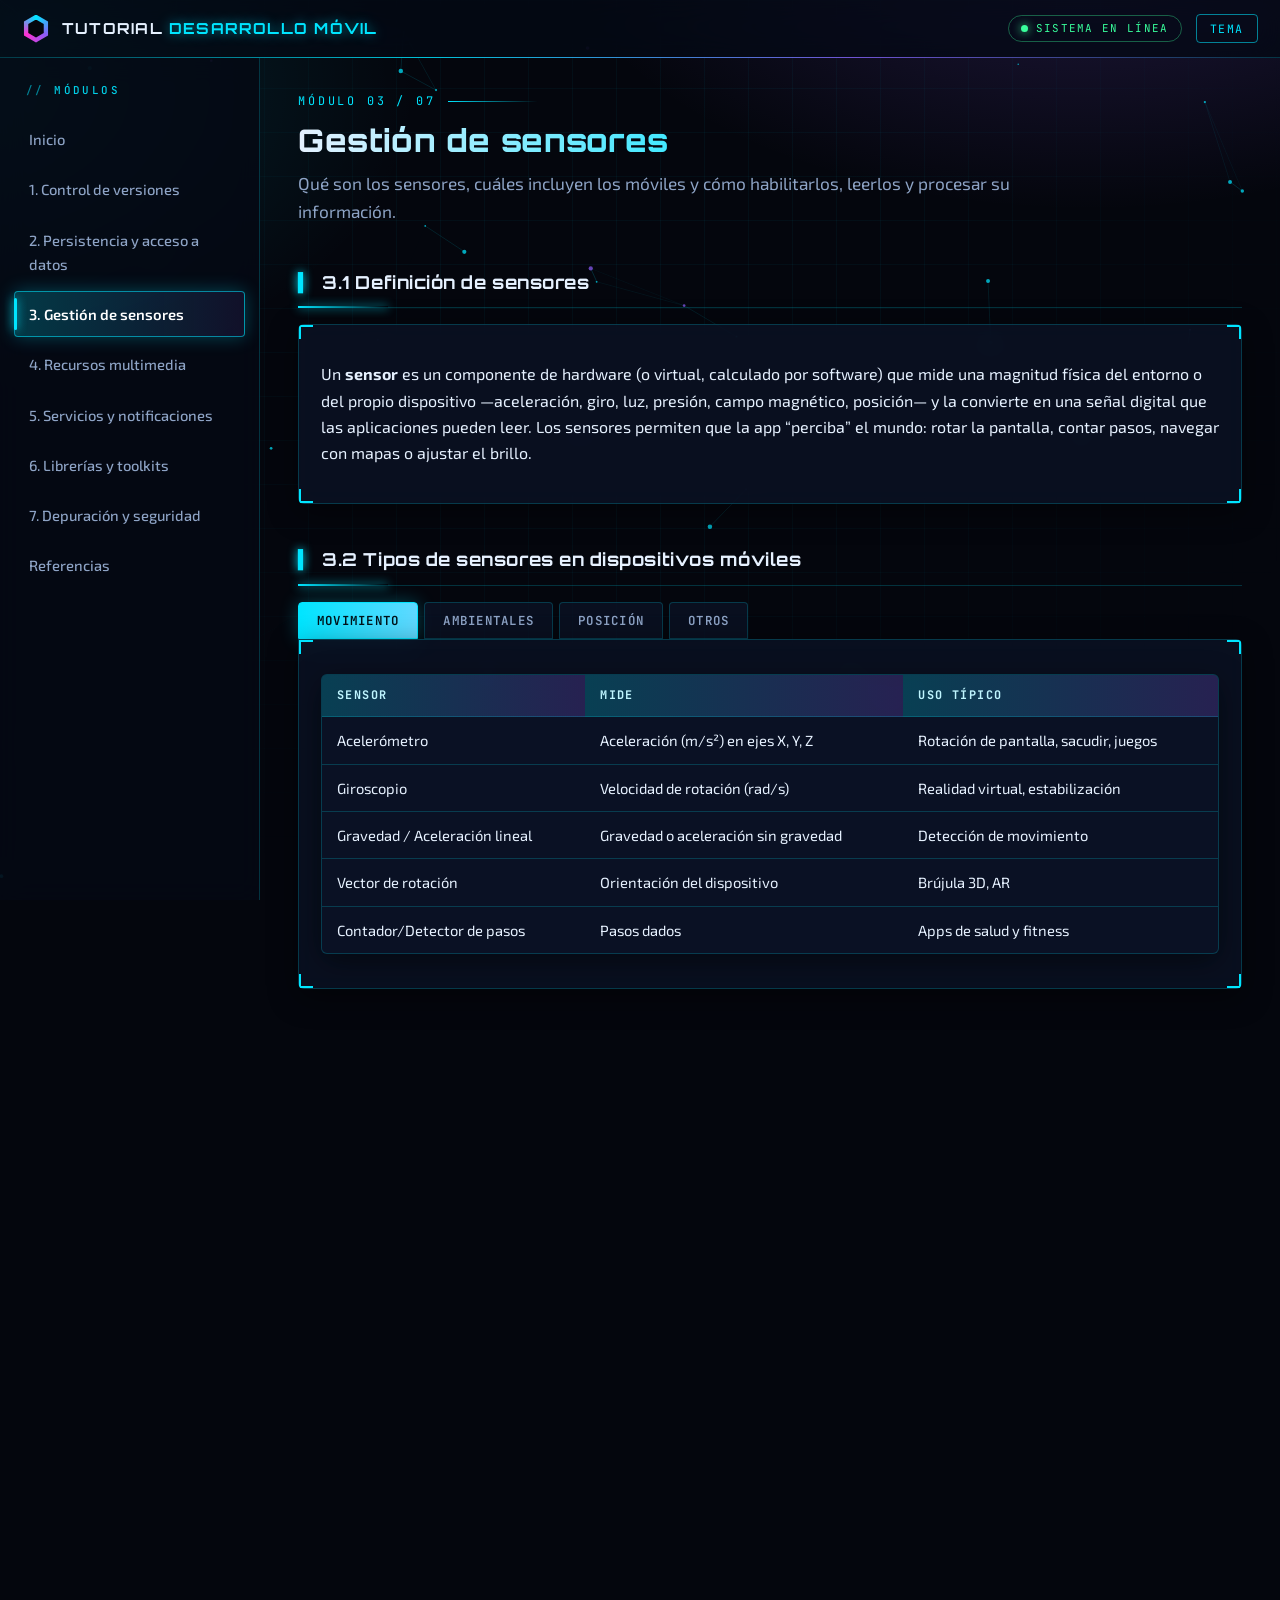
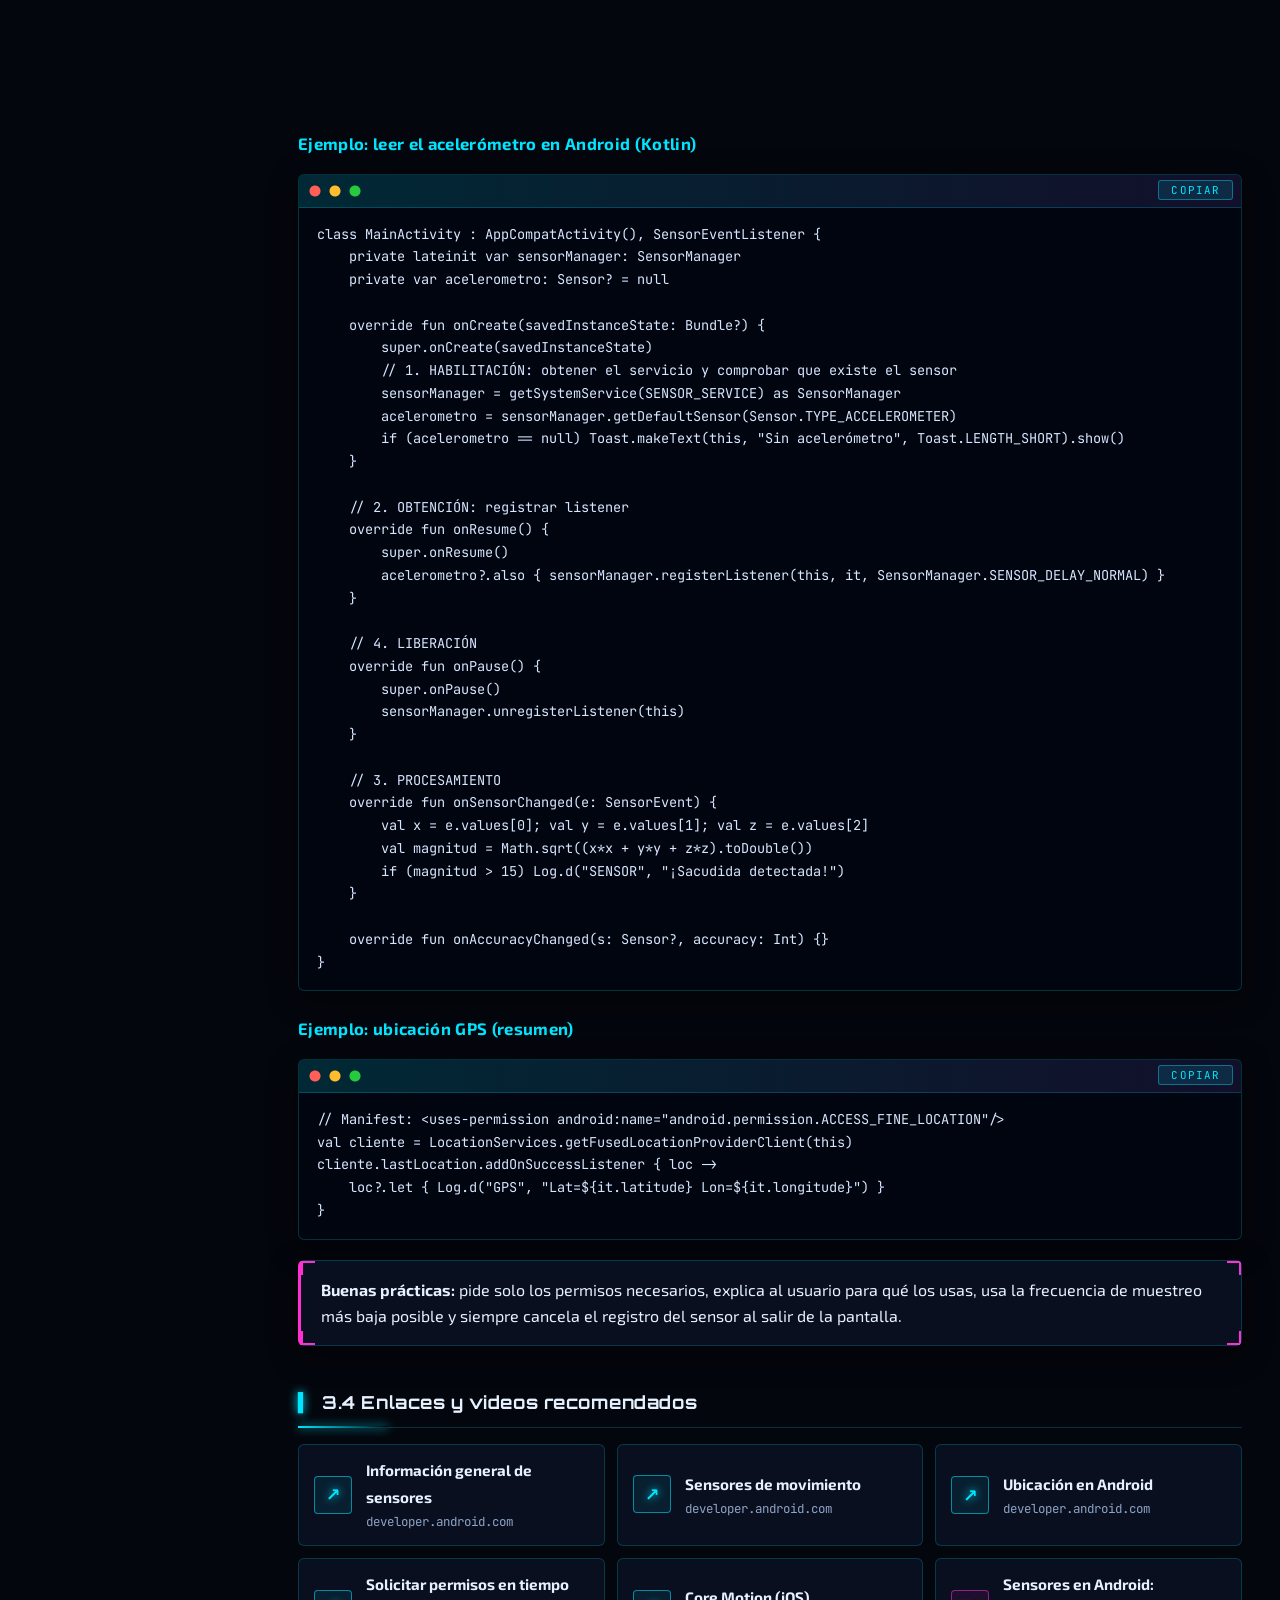
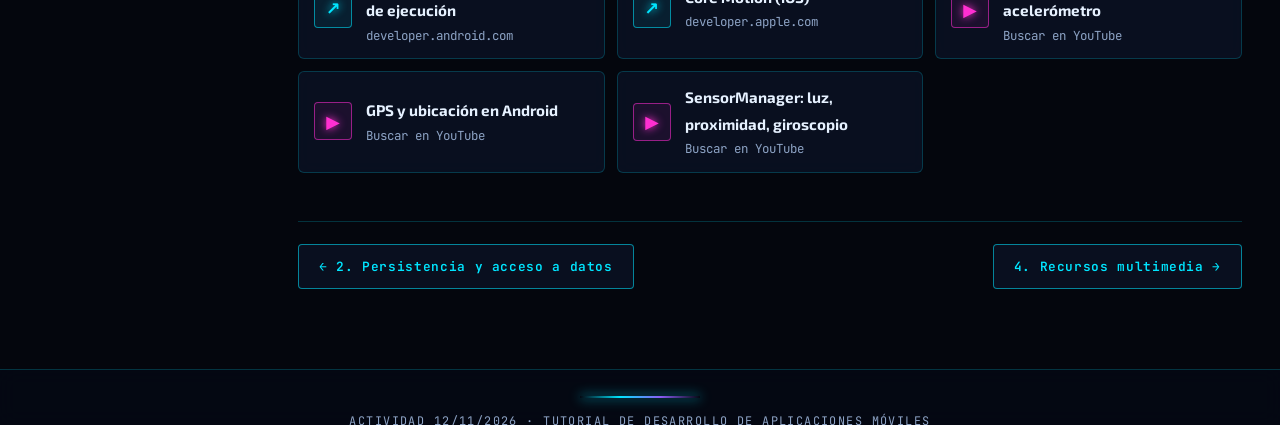
<file: pages/03-sensores.html>
<!DOCTYPE html>
<html lang="es">
<head>
<meta charset="UTF-8">
<meta name="viewport" content="width=device-width, initial-scale=1">
<title>Gestión de sensores · Tutorial Desarrollo Móvil</title>
<link rel="preconnect" href="https://fonts.googleapis.com">
<link rel="preconnect" href="https://fonts.gstatic.com" crossorigin>
<link href="https://fonts.googleapis.com/css2?family=Exo+2:wght@400;500;600;700&family=JetBrains+Mono:wght@400;500;700&family=Orbitron:wght@500;700;800&display=swap" rel="stylesheet">
<script>try{document.documentElement.setAttribute('data-theme',localStorage.getItem('theme')==='light'?'light':'dark')}catch(e){document.documentElement.setAttribute('data-theme','dark')}</script>
<link rel="stylesheet" href="../css/styles.css">
</head>
<body>
<header class="topbar">
  <button class="icon-btn" id="menuBtn" aria-label="Abrir menú">&#9776;</button>
  <a class="brand" href="../index.html"><span class="logo-mark" aria-hidden="true"></span><span class="brand-text">Tutorial <span>Desarrollo Móvil</span></span></a>
  <span class="status-chip">Sistema en línea</span>
  <button class="icon-btn" id="themeBtn" aria-label="Cambiar entre modo oscuro y claro">Tema</button>
</header>
<div class="layout">
  <nav class="sidebar" id="sidebar">
    <h3>Módulos</h3>
    <a href="../index.html">Inicio</a>
    
    <a href="01-control-versiones.html">1. Control de versiones</a>
    <a href="02-persistencia-datos.html">2. Persistencia y acceso a datos</a>
    <a href="03-sensores.html" class="active">3. Gestión de sensores</a>
    <a href="04-multimedia.html">4. Recursos multimedia</a>
    <a href="05-servicios-notificaciones.html">5. Servicios y notificaciones</a>
    <a href="06-librerias-toolkits.html">6. Librerías y toolkits</a>
    <a href="07-depuracion-seguridad.html">7. Depuración y seguridad</a>
    <a href="08-referencias.html">Referencias</a>
  </nav>
  <main class="content">
    <div class="kicker">MÓDULO 03 / 07</div>
    <h1>Gestión de sensores</h1>
    <p class="lead">Qué son los sensores, cuáles incluyen los móviles y cómo habilitarlos, leerlos y procesar su información.</p>
    
<h2>3.1 Definición de sensores</h2>
<div class="card">
<p>Un <strong>sensor</strong> es un componente de hardware (o virtual, calculado por software) que mide una magnitud física del entorno o del propio dispositivo —aceleración, giro, luz, presión, campo magnético, posición— y la convierte en una señal digital que las aplicaciones pueden leer. Los sensores permiten que la app “perciba” el mundo: rotar la pantalla, contar pasos, navegar con mapas o ajustar el brillo.</p>
</div>

<h2>3.2 Tipos de sensores en dispositivos móviles</h2>
<div class="tabs">
  <button class="tab-btn active" data-target="t-mov">Movimiento</button>
  <button class="tab-btn" data-target="t-amb">Ambientales</button>
  <button class="tab-btn" data-target="t-pos">Posición</button>
  <button class="tab-btn" data-target="t-otros">Otros</button>
</div>
<div>
<div class="tab-panel active" id="t-mov">
  <div class="table-wrap"><table>
  <tr><th>Sensor</th><th>Mide</th><th>Uso típico</th></tr>
  <tr><td>Acelerómetro</td><td>Aceleración (m/s²) en ejes X, Y, Z</td><td>Rotación de pantalla, sacudir, juegos</td></tr>
  <tr><td>Giroscopio</td><td>Velocidad de rotación (rad/s)</td><td>Realidad virtual, estabilización</td></tr>
  <tr><td>Gravedad / Aceleración lineal</td><td>Gravedad o aceleración sin gravedad</td><td>Detección de movimiento</td></tr>
  <tr><td>Vector de rotación</td><td>Orientación del dispositivo</td><td>Brújula 3D, AR</td></tr>
  <tr><td>Contador/Detector de pasos</td><td>Pasos dados</td><td>Apps de salud y fitness</td></tr>
  </table></div>
</div>
<div class="tab-panel" id="t-amb">
  <div class="table-wrap"><table>
  <tr><th>Sensor</th><th>Mide</th><th>Uso típico</th></tr>
  <tr><td>Luz</td><td>Iluminación (lux)</td><td>Brillo automático</td></tr>
  <tr><td>Proximidad</td><td>Distancia a un objeto cercano</td><td>Apagar pantalla en llamadas</td></tr>
  <tr><td>Barómetro</td><td>Presión atmosférica (hPa)</td><td>Altitud, clima</td></tr>
  <tr><td>Temperatura / Humedad</td><td>Temperatura y humedad ambiente (si existe)</td><td>Apps de clima</td></tr>
  </table></div>
</div>
<div class="tab-panel" id="t-pos">
  <div class="table-wrap"><table>
  <tr><th>Sensor</th><th>Mide</th><th>Uso típico</th></tr>
  <tr><td>Magnetómetro</td><td>Campo magnético (µT)</td><td>Brújula</td></tr>
  <tr><td>GPS / GNSS</td><td>Latitud, longitud, altitud</td><td>Mapas, navegación, delivery</td></tr>
  <tr><td>Wi-Fi / Bluetooth / Celular</td><td>Posición aproximada por señales</td><td>Ubicación en interiores</td></tr>
  </table></div>
</div>
<div class="tab-panel" id="t-otros">
  <ul>
    <li><strong>Cámara</strong> y <strong>micrófono</strong>: captura de imagen y audio.</li>
    <li><strong>Huella digital / reconocimiento facial</strong>: biometría.</li>
    <li><strong>Ritmo cardíaco</strong>: sensores de salud en wearables.</li>
    <li><strong>NFC</strong>: comunicación de corto alcance (pagos, etiquetas).</li>
  </ul>
</div>
</div>
<div class="note">Los sensores se clasifican también como <strong>físicos</strong> (hardware real) y <strong>virtuales/compuestos</strong> (resultan de combinar varios, por ejemplo el vector de rotación).</div>

<h2>3.3 Proceso de gestión de sensores</h2>
<div class="grid">
<div class="card"><span class="badge">1</span><h3>Habilitación</h3>
<p>Verificar que el sensor existe en el dispositivo, declarar permisos (<code>ACCESS_FINE_LOCATION</code>, <code>ACTIVITY_RECOGNITION</code>, <code>CAMERA</code>…), solicitarlos en tiempo de ejecución y obtener el <code>SensorManager</code>.</p></div>
<div class="card"><span class="badge">2</span><h3>Obtención</h3>
<p>Registrar un <em>listener</em> con una frecuencia de muestreo (<code>SENSOR_DELAY_NORMAL</code>, <code>GAME</code>, <code>FASTEST</code>) y recibir los eventos en <code>onSensorChanged</code>.</p></div>
<div class="card"><span class="badge">3</span><h3>Procesamiento</h3>
<p>Filtrar el ruido (filtro paso bajo/alto), convertir unidades, interpretar los valores (detectar sacudida, orientación) y mostrar o almacenar el resultado.</p></div>
<div class="card"><span class="badge">4</span><h3>Liberación</h3>
<p>Dar de baja el listener en <code>onPause()</code> para ahorrar batería.</p></div>
</div>

<h3>Ejemplo: leer el acelerómetro en Android (Kotlin)</h3>
<div class="code-wrap"><pre><code class="kotlin">class MainActivity : AppCompatActivity(), SensorEventListener {
    private lateinit var sensorManager: SensorManager
    private var acelerometro: Sensor? = null

    override fun onCreate(savedInstanceState: Bundle?) {
        super.onCreate(savedInstanceState)
        // 1. HABILITACIÓN: obtener el servicio y comprobar que existe el sensor
        sensorManager = getSystemService(SENSOR_SERVICE) as SensorManager
        acelerometro = sensorManager.getDefaultSensor(Sensor.TYPE_ACCELEROMETER)
        if (acelerometro == null) Toast.makeText(this, "Sin acelerómetro", Toast.LENGTH_SHORT).show()
    }

    // 2. OBTENCIÓN: registrar listener
    override fun onResume() {
        super.onResume()
        acelerometro?.also { sensorManager.registerListener(this, it, SensorManager.SENSOR_DELAY_NORMAL) }
    }

    // 4. LIBERACIÓN
    override fun onPause() {
        super.onPause()
        sensorManager.unregisterListener(this)
    }

    // 3. PROCESAMIENTO
    override fun onSensorChanged(e: SensorEvent) {
        val x = e.values[0]; val y = e.values[1]; val z = e.values[2]
        val magnitud = Math.sqrt((x*x + y*y + z*z).toDouble())
        if (magnitud &gt; 15) Log.d("SENSOR", "¡Sacudida detectada!")
    }

    override fun onAccuracyChanged(s: Sensor?, accuracy: Int) {}
}</code></pre></div>

<h3>Ejemplo: ubicación GPS (resumen)</h3>
<div class="code-wrap"><pre><code class="kotlin">// Manifest: &lt;uses-permission android:name="android.permission.ACCESS_FINE_LOCATION"/&gt;
val cliente = LocationServices.getFusedLocationProviderClient(this)
cliente.lastLocation.addOnSuccessListener { loc -&gt;
    loc?.let { Log.d("GPS", "Lat=${it.latitude} Lon=${it.longitude}") }
}</code></pre></div>
<div class="note warn"><strong>Buenas prácticas:</strong> pide solo los permisos necesarios, explica al usuario para qué los usas, usa la frecuencia de muestreo más baja posible y siempre cancela el registro del sensor al salir de la pantalla.</div>

<h2>3.4 Enlaces y videos recomendados</h2>
<div class="resources"><a class="res" target="_blank" rel="noopener" href="https://developer.android.com/develop/sensors-and-location/sensors/sensors_overview"><span class="ico">↗</span><span><strong>Información general de sensores</strong><small>developer.android.com</small></span></a><a class="res" target="_blank" rel="noopener" href="https://developer.android.com/develop/sensors-and-location/sensors/sensors_motion"><span class="ico">↗</span><span><strong>Sensores de movimiento</strong><small>developer.android.com</small></span></a><a class="res" target="_blank" rel="noopener" href="https://developer.android.com/develop/sensors-and-location/location"><span class="ico">↗</span><span><strong>Ubicación en Android</strong><small>developer.android.com</small></span></a><a class="res" target="_blank" rel="noopener" href="https://developer.android.com/training/permissions/requesting"><span class="ico">↗</span><span><strong>Solicitar permisos en tiempo de ejecución</strong><small>developer.android.com</small></span></a><a class="res" target="_blank" rel="noopener" href="https://developer.apple.com/documentation/coremotion"><span class="ico">↗</span><span><strong>Core Motion (iOS)</strong><small>developer.apple.com</small></span></a><a class="res yt" target="_blank" rel="noopener" href="https://www.youtube.com/results?search_query=sensores+android+studio+aceler%C3%B3metro+kotlin+tutorial"><span class="ico">▶</span><span><strong>Sensores en Android: acelerómetro</strong><small>Buscar en YouTube</small></span></a><a class="res yt" target="_blank" rel="noopener" href="https://www.youtube.com/results?search_query=gps+ubicaci%C3%B3n+android+studio+kotlin+tutorial+espa%C3%B1ol"><span class="ico">▶</span><span><strong>GPS y ubicación en Android</strong><small>Buscar en YouTube</small></span></a><a class="res yt" target="_blank" rel="noopener" href="https://www.youtube.com/results?search_query=sensor+manager+android+giroscopio+proximidad+luz"><span class="ico">▶</span><span><strong>SensorManager: luz, proximidad, giroscopio</strong><small>Buscar en YouTube</small></span></a></div>

    <div class="pager"><a href="02-persistencia-datos.html">← 2. Persistencia y acceso a datos</a><a href="04-multimedia.html">4. Recursos multimedia →</a></div>
  </main>
</div>
<footer>Actividad 12/11/2026 · Tutorial de desarrollo de aplicaciones móviles</footer>
<button id="toTop" aria-label="Volver arriba">↑</button>
<script src="../js/main.js"></script>
</body>
</html>
</file>
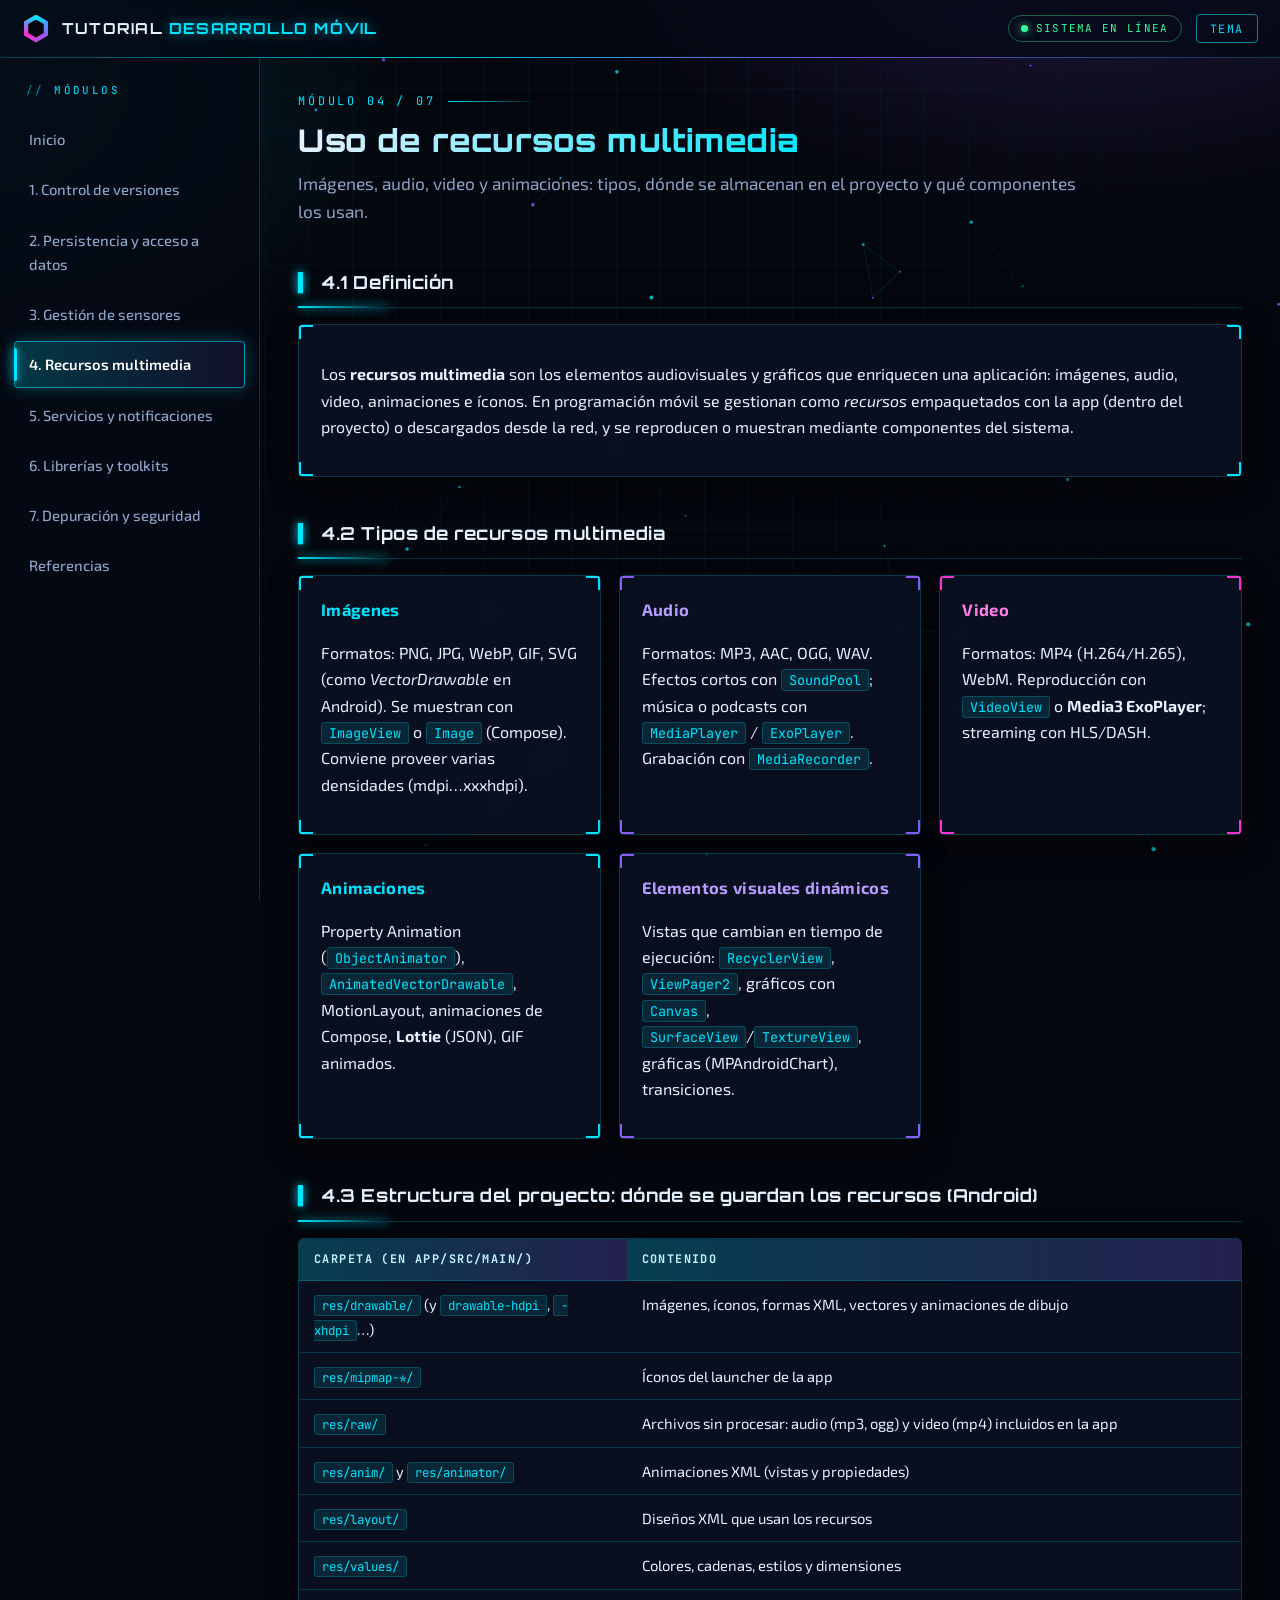
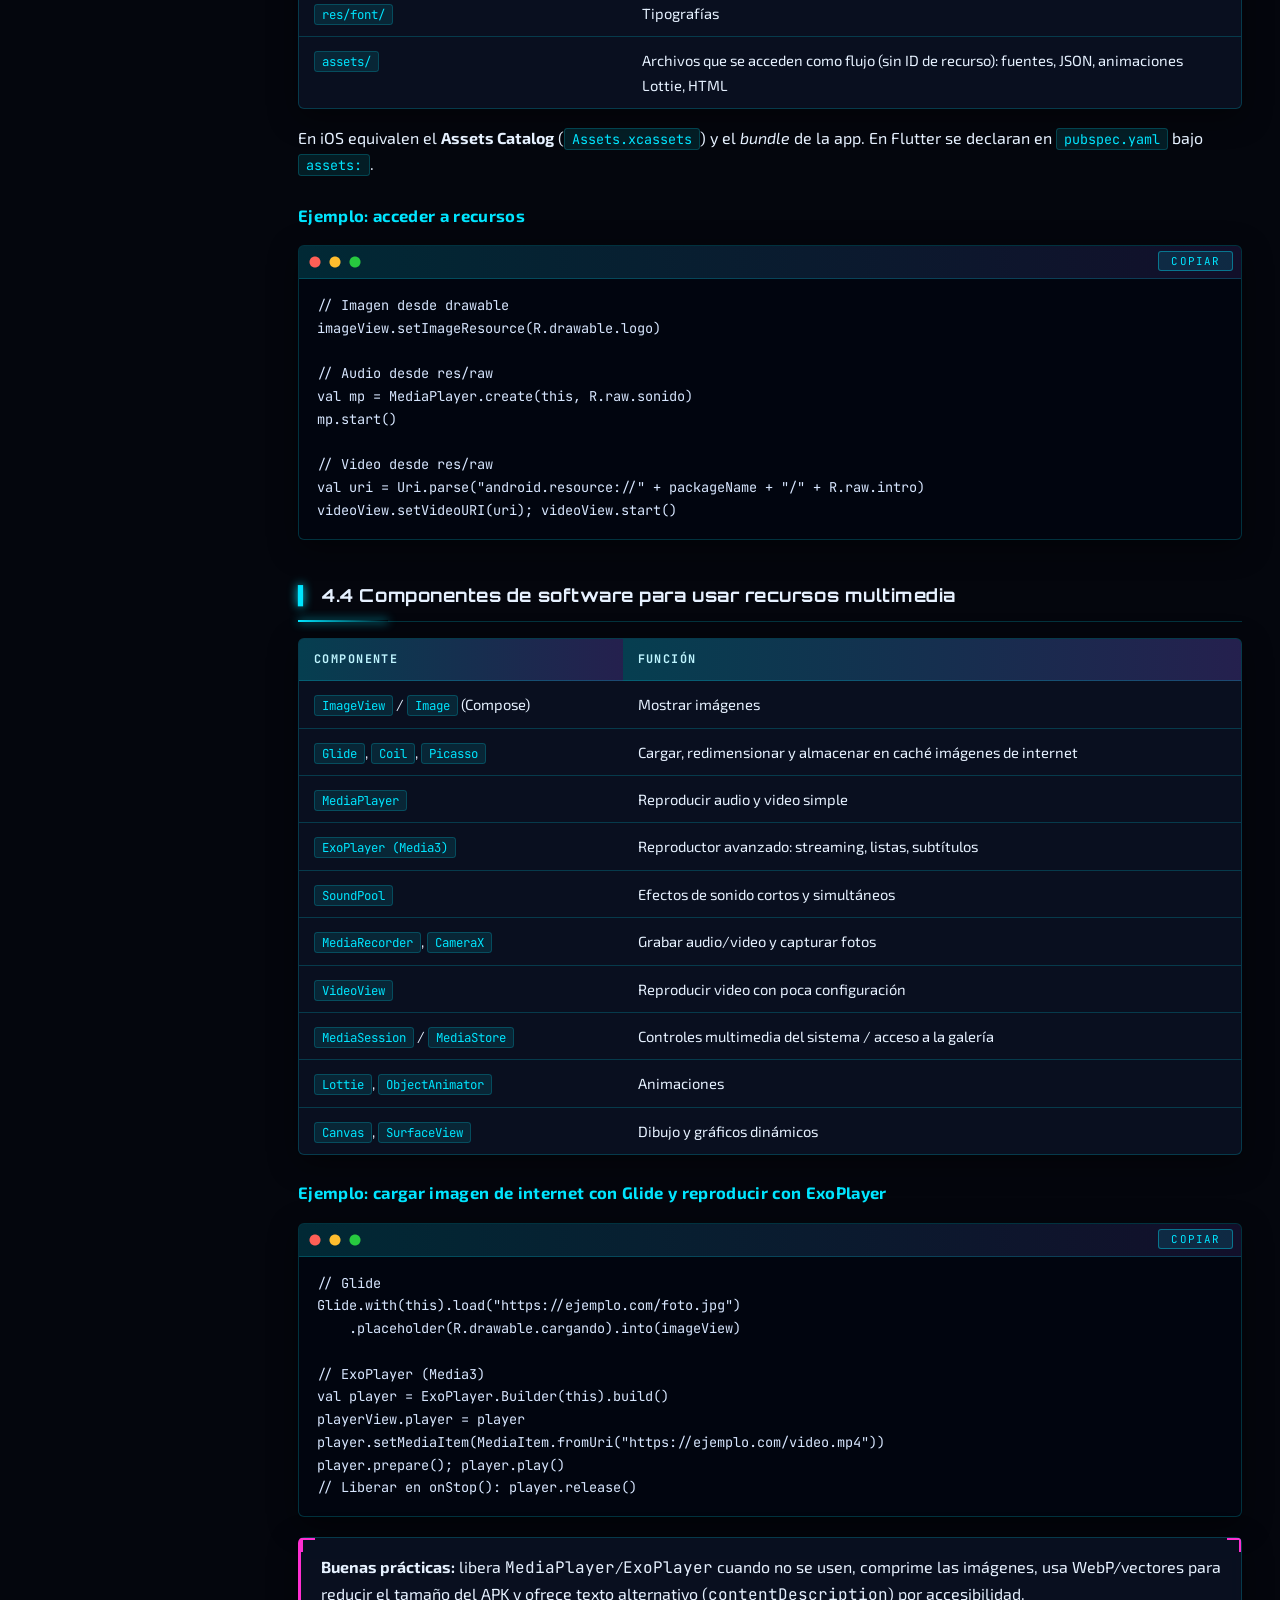
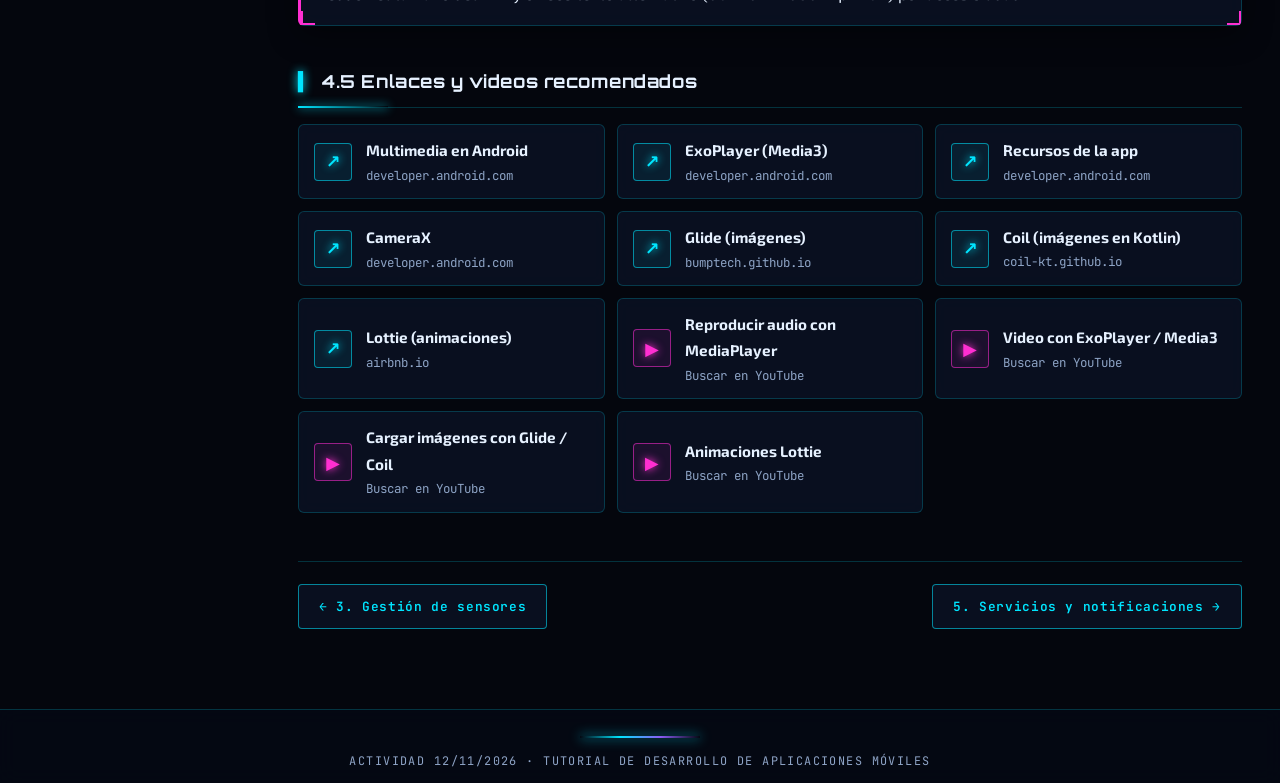
<file: pages/04-multimedia.html>
<!DOCTYPE html>
<html lang="es">
<head>
<meta charset="UTF-8">
<meta name="viewport" content="width=device-width, initial-scale=1">
<title>Uso de recursos multimedia · Tutorial Desarrollo Móvil</title>
<link rel="preconnect" href="https://fonts.googleapis.com">
<link rel="preconnect" href="https://fonts.gstatic.com" crossorigin>
<link href="https://fonts.googleapis.com/css2?family=Exo+2:wght@400;500;600;700&family=JetBrains+Mono:wght@400;500;700&family=Orbitron:wght@500;700;800&display=swap" rel="stylesheet">
<script>try{document.documentElement.setAttribute('data-theme',localStorage.getItem('theme')==='light'?'light':'dark')}catch(e){document.documentElement.setAttribute('data-theme','dark')}</script>
<link rel="stylesheet" href="../css/styles.css">
</head>
<body>
<header class="topbar">
  <button class="icon-btn" id="menuBtn" aria-label="Abrir menú">&#9776;</button>
  <a class="brand" href="../index.html"><span class="logo-mark" aria-hidden="true"></span><span class="brand-text">Tutorial <span>Desarrollo Móvil</span></span></a>
  <span class="status-chip">Sistema en línea</span>
  <button class="icon-btn" id="themeBtn" aria-label="Cambiar entre modo oscuro y claro">Tema</button>
</header>
<div class="layout">
  <nav class="sidebar" id="sidebar">
    <h3>Módulos</h3>
    <a href="../index.html">Inicio</a>
    
    <a href="01-control-versiones.html">1. Control de versiones</a>
    <a href="02-persistencia-datos.html">2. Persistencia y acceso a datos</a>
    <a href="03-sensores.html">3. Gestión de sensores</a>
    <a href="04-multimedia.html" class="active">4. Recursos multimedia</a>
    <a href="05-servicios-notificaciones.html">5. Servicios y notificaciones</a>
    <a href="06-librerias-toolkits.html">6. Librerías y toolkits</a>
    <a href="07-depuracion-seguridad.html">7. Depuración y seguridad</a>
    <a href="08-referencias.html">Referencias</a>
  </nav>
  <main class="content">
    <div class="kicker">MÓDULO 04 / 07</div>
    <h1>Uso de recursos multimedia</h1>
    <p class="lead">Imágenes, audio, video y animaciones: tipos, dónde se almacenan en el proyecto y qué componentes los usan.</p>
    
<h2>4.1 Definición</h2>
<div class="card">
<p>Los <strong>recursos multimedia</strong> son los elementos audiovisuales y gráficos que enriquecen una aplicación: imágenes, audio, video, animaciones e íconos. En programación móvil se gestionan como <em>recursos</em> empaquetados con la app (dentro del proyecto) o descargados desde la red, y se reproducen o muestran mediante componentes del sistema.</p>
</div>

<h2>4.2 Tipos de recursos multimedia</h2>
<div class="grid">
<div class="card"><h3>Imágenes</h3><p>Formatos: PNG, JPG, WebP, GIF, SVG (como <em>VectorDrawable</em> en Android). Se muestran con <code>ImageView</code> o <code>Image</code> (Compose). Conviene proveer varias densidades (mdpi…xxxhdpi).</p></div>
<div class="card"><h3>Audio</h3><p>Formatos: MP3, AAC, OGG, WAV. Efectos cortos con <code>SoundPool</code>; música o podcasts con <code>MediaPlayer</code> / <code>ExoPlayer</code>. Grabación con <code>MediaRecorder</code>.</p></div>
<div class="card"><h3>Video</h3><p>Formatos: MP4 (H.264/H.265), WebM. Reproducción con <code>VideoView</code> o <strong>Media3 ExoPlayer</strong>; streaming con HLS/DASH.</p></div>
<div class="card"><h3>Animaciones</h3><p>Property Animation (<code>ObjectAnimator</code>), <code>AnimatedVectorDrawable</code>, MotionLayout, animaciones de Compose, <strong>Lottie</strong> (JSON), GIF animados.</p></div>
<div class="card"><h3>Elementos visuales dinámicos</h3><p>Vistas que cambian en tiempo de ejecución: <code>RecyclerView</code>, <code>ViewPager2</code>, gráficos con <code>Canvas</code>, <code>SurfaceView</code>/<code>TextureView</code>, gráficas (MPAndroidChart), transiciones.</p></div>
</div>

<h2>4.3 Estructura del proyecto: dónde se guardan los recursos (Android)</h2>
<div class="table-wrap"><table>
<tr><th>Carpeta (en <code>app/src/main/</code>)</th><th>Contenido</th></tr>
<tr><td><code>res/drawable/</code> (y <code>drawable-hdpi</code>, <code>-xhdpi</code>…)</td><td>Imágenes, íconos, formas XML, vectores y animaciones de dibujo</td></tr>
<tr><td><code>res/mipmap-*/</code></td><td>Íconos del launcher de la app</td></tr>
<tr><td><code>res/raw/</code></td><td>Archivos sin procesar: audio (mp3, ogg) y video (mp4) incluidos en la app</td></tr>
<tr><td><code>res/anim/</code> y <code>res/animator/</code></td><td>Animaciones XML (vistas y propiedades)</td></tr>
<tr><td><code>res/layout/</code></td><td>Diseños XML que usan los recursos</td></tr>
<tr><td><code>res/values/</code></td><td>Colores, cadenas, estilos y dimensiones</td></tr>
<tr><td><code>res/font/</code></td><td>Tipografías</td></tr>
<tr><td><code>assets/</code></td><td>Archivos que se acceden como flujo (sin ID de recurso): fuentes, JSON, animaciones Lottie, HTML</td></tr>
</table></div>
<p>En iOS equivalen el <strong>Assets Catalog</strong> (<code>Assets.xcassets</code>) y el <em>bundle</em> de la app. En Flutter se declaran en <code>pubspec.yaml</code> bajo <code>assets:</code>.</p>

<h3>Ejemplo: acceder a recursos</h3>
<div class="code-wrap"><pre><code class="kotlin">// Imagen desde drawable
imageView.setImageResource(R.drawable.logo)

// Audio desde res/raw
val mp = MediaPlayer.create(this, R.raw.sonido)
mp.start()

// Video desde res/raw
val uri = Uri.parse("android.resource://" + packageName + "/" + R.raw.intro)
videoView.setVideoURI(uri); videoView.start()</code></pre></div>

<h2>4.4 Componentes de software para usar recursos multimedia</h2>
<div class="table-wrap"><table>
<tr><th>Componente</th><th>Función</th></tr>
<tr><td><code>ImageView</code> / <code>Image</code> (Compose)</td><td>Mostrar imágenes</td></tr>
<tr><td><code>Glide</code>, <code>Coil</code>, <code>Picasso</code></td><td>Cargar, redimensionar y almacenar en caché imágenes de internet</td></tr>
<tr><td><code>MediaPlayer</code></td><td>Reproducir audio y video simple</td></tr>
<tr><td><code>ExoPlayer (Media3)</code></td><td>Reproductor avanzado: streaming, listas, subtítulos</td></tr>
<tr><td><code>SoundPool</code></td><td>Efectos de sonido cortos y simultáneos</td></tr>
<tr><td><code>MediaRecorder</code>, <code>CameraX</code></td><td>Grabar audio/video y capturar fotos</td></tr>
<tr><td><code>VideoView</code></td><td>Reproducir video con poca configuración</td></tr>
<tr><td><code>MediaSession</code> / <code>MediaStore</code></td><td>Controles multimedia del sistema / acceso a la galería</td></tr>
<tr><td><code>Lottie</code>, <code>ObjectAnimator</code></td><td>Animaciones</td></tr>
<tr><td><code>Canvas</code>, <code>SurfaceView</code></td><td>Dibujo y gráficos dinámicos</td></tr>
</table></div>

<h3>Ejemplo: cargar imagen de internet con Glide y reproducir con ExoPlayer</h3>
<div class="code-wrap"><pre><code class="kotlin">// Glide
Glide.with(this).load("https://ejemplo.com/foto.jpg")
    .placeholder(R.drawable.cargando).into(imageView)

// ExoPlayer (Media3)
val player = ExoPlayer.Builder(this).build()
playerView.player = player
player.setMediaItem(MediaItem.fromUri("https://ejemplo.com/video.mp4"))
player.prepare(); player.play()
// Liberar en onStop(): player.release()</code></pre></div>
<div class="note warn"><strong>Buenas prácticas:</strong> libera <code>MediaPlayer</code>/<code>ExoPlayer</code> cuando no se usen, comprime las imágenes, usa WebP/vectores para reducir el tamaño del APK y ofrece texto alternativo (<code>contentDescription</code>) por accesibilidad.</div>

<h2>4.5 Enlaces y videos recomendados</h2>
<div class="resources"><a class="res" target="_blank" rel="noopener" href="https://developer.android.com/media"><span class="ico">↗</span><span><strong>Multimedia en Android</strong><small>developer.android.com</small></span></a><a class="res" target="_blank" rel="noopener" href="https://developer.android.com/media/media3/exoplayer"><span class="ico">↗</span><span><strong>ExoPlayer (Media3)</strong><small>developer.android.com</small></span></a><a class="res" target="_blank" rel="noopener" href="https://developer.android.com/guide/topics/resources/providing-resources"><span class="ico">↗</span><span><strong>Recursos de la app</strong><small>developer.android.com</small></span></a><a class="res" target="_blank" rel="noopener" href="https://developer.android.com/media/camera/camerax"><span class="ico">↗</span><span><strong>CameraX</strong><small>developer.android.com</small></span></a><a class="res" target="_blank" rel="noopener" href="https://bumptech.github.io/glide/"><span class="ico">↗</span><span><strong>Glide (imágenes)</strong><small>bumptech.github.io</small></span></a><a class="res" target="_blank" rel="noopener" href="https://coil-kt.github.io/coil/"><span class="ico">↗</span><span><strong>Coil (imágenes en Kotlin)</strong><small>coil-kt.github.io</small></span></a><a class="res" target="_blank" rel="noopener" href="https://airbnb.io/lottie/"><span class="ico">↗</span><span><strong>Lottie (animaciones)</strong><small>airbnb.io</small></span></a><a class="res yt" target="_blank" rel="noopener" href="https://www.youtube.com/results?search_query=mediaplayer+android+studio+audio+tutorial+espa%C3%B1ol"><span class="ico">▶</span><span><strong>Reproducir audio con MediaPlayer</strong><small>Buscar en YouTube</small></span></a><a class="res yt" target="_blank" rel="noopener" href="https://www.youtube.com/results?search_query=exoplayer+media3+android+video+tutorial"><span class="ico">▶</span><span><strong>Video con ExoPlayer / Media3</strong><small>Buscar en YouTube</small></span></a><a class="res yt" target="_blank" rel="noopener" href="https://www.youtube.com/results?search_query=glide+coil+cargar+im%C3%A1genes+android+tutorial"><span class="ico">▶</span><span><strong>Cargar imágenes con Glide / Coil</strong><small>Buscar en YouTube</small></span></a><a class="res yt" target="_blank" rel="noopener" href="https://www.youtube.com/results?search_query=lottie+animaciones+android+studio+tutorial"><span class="ico">▶</span><span><strong>Animaciones Lottie</strong><small>Buscar en YouTube</small></span></a></div>

    <div class="pager"><a href="03-sensores.html">← 3. Gestión de sensores</a><a href="05-servicios-notificaciones.html">5. Servicios y notificaciones →</a></div>
  </main>
</div>
<footer>Actividad 12/11/2026 · Tutorial de desarrollo de aplicaciones móviles</footer>
<button id="toTop" aria-label="Volver arriba">↑</button>
<script src="../js/main.js"></script>
</body>
</html>
</file>
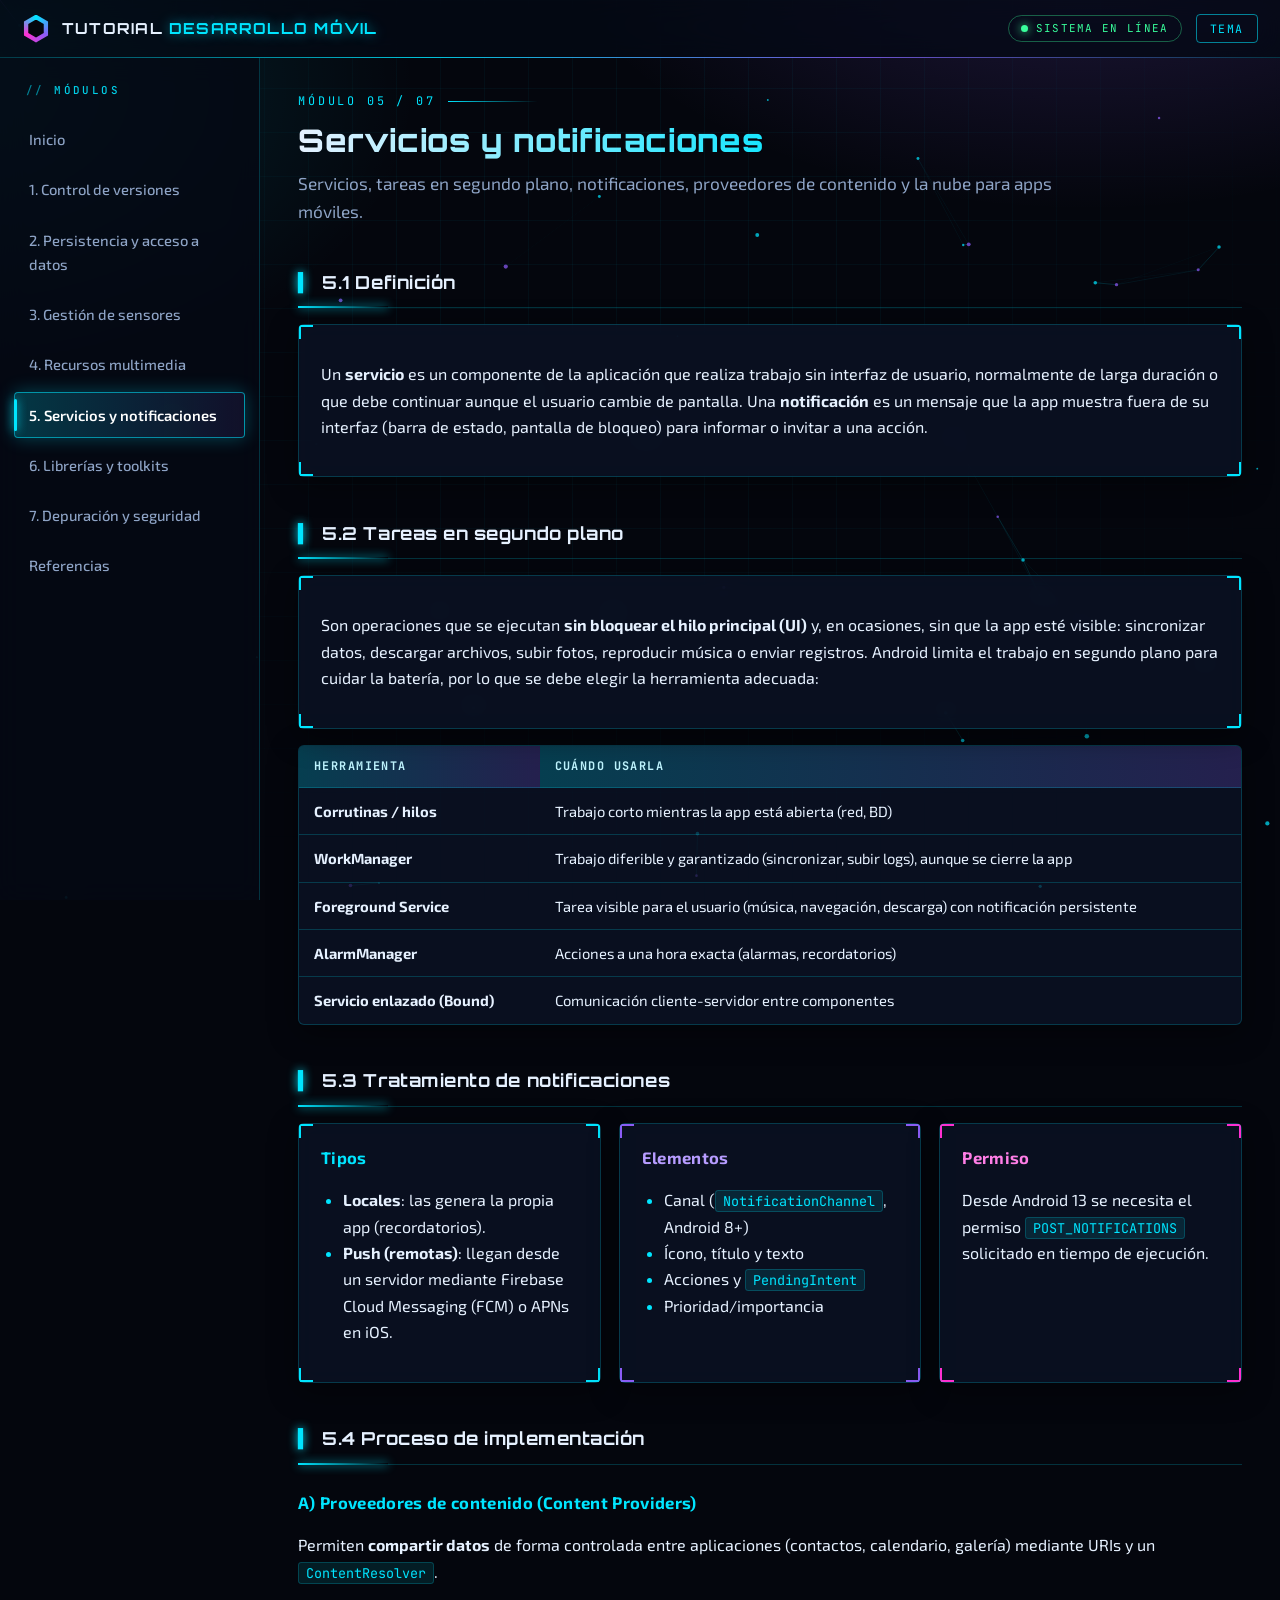
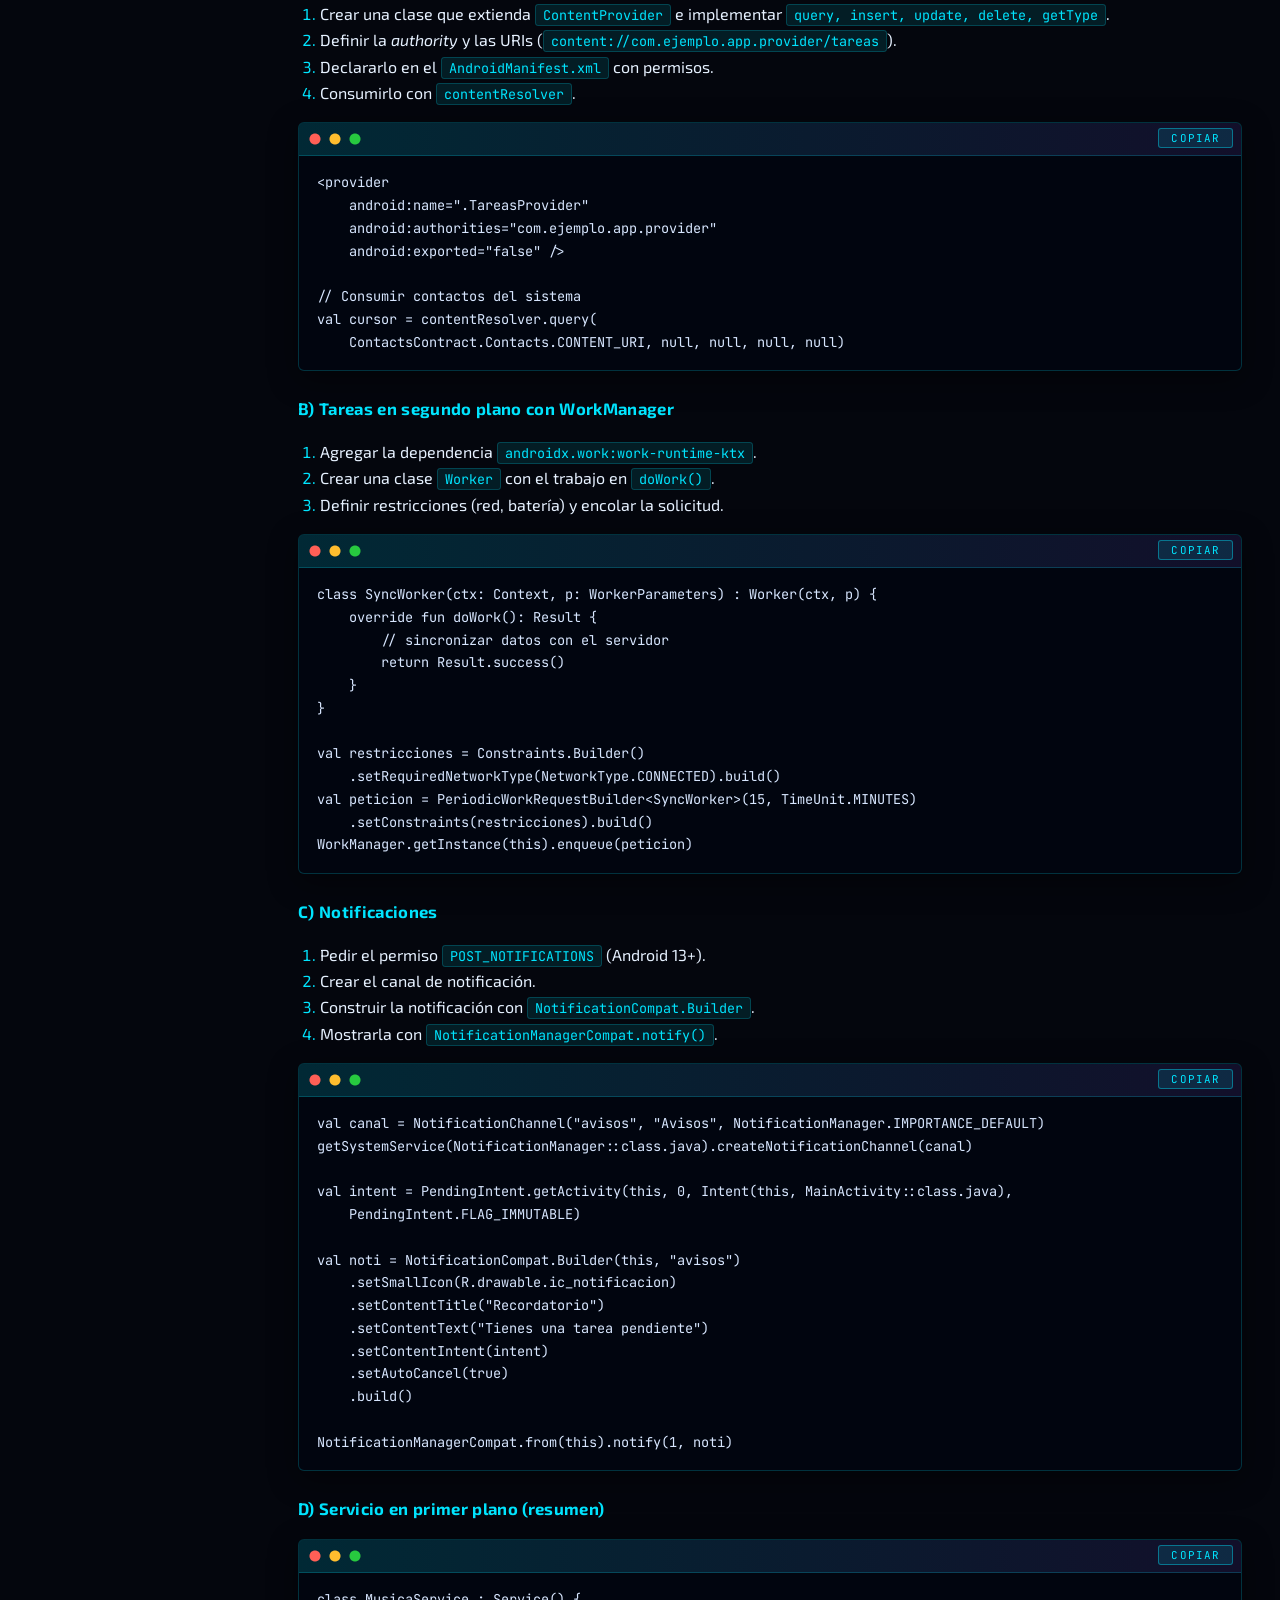
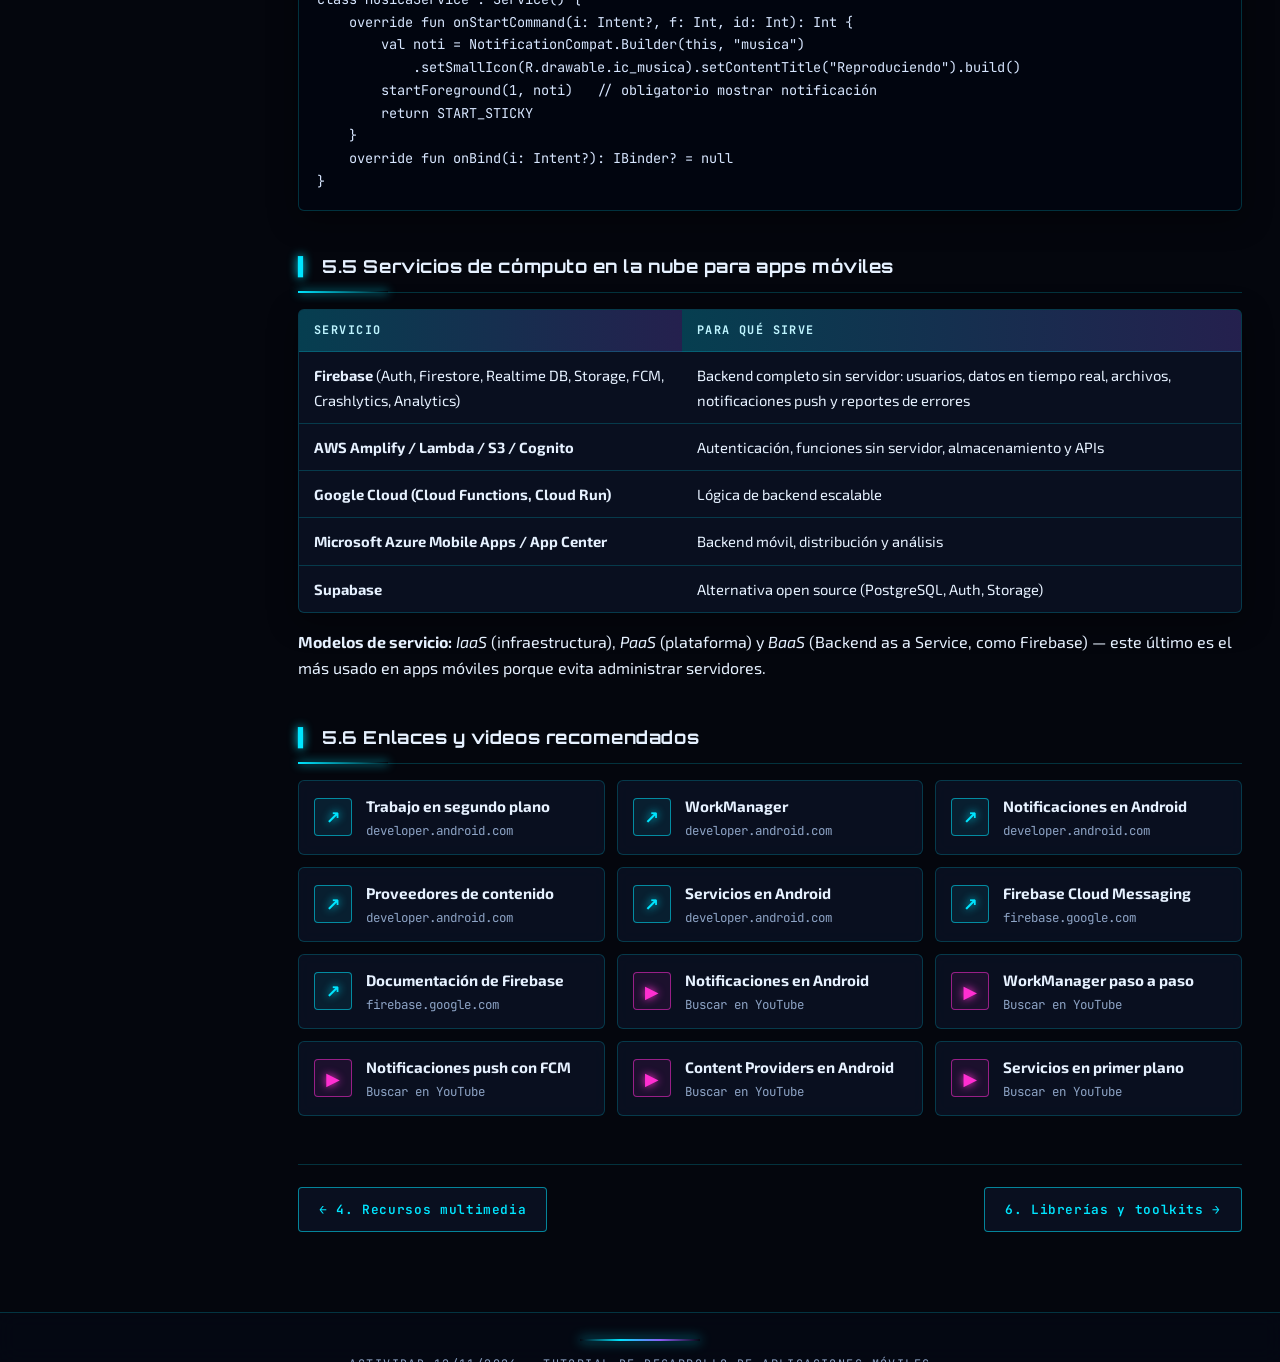
<file: pages/05-servicios-notificaciones.html>
<!DOCTYPE html>
<html lang="es">
<head>
<meta charset="UTF-8">
<meta name="viewport" content="width=device-width, initial-scale=1">
<title>Servicios y notificaciones · Tutorial Desarrollo Móvil</title>
<link rel="preconnect" href="https://fonts.googleapis.com">
<link rel="preconnect" href="https://fonts.gstatic.com" crossorigin>
<link href="https://fonts.googleapis.com/css2?family=Exo+2:wght@400;500;600;700&family=JetBrains+Mono:wght@400;500;700&family=Orbitron:wght@500;700;800&display=swap" rel="stylesheet">
<script>try{document.documentElement.setAttribute('data-theme',localStorage.getItem('theme')==='light'?'light':'dark')}catch(e){document.documentElement.setAttribute('data-theme','dark')}</script>
<link rel="stylesheet" href="../css/styles.css">
</head>
<body>
<header class="topbar">
  <button class="icon-btn" id="menuBtn" aria-label="Abrir menú">&#9776;</button>
  <a class="brand" href="../index.html"><span class="logo-mark" aria-hidden="true"></span><span class="brand-text">Tutorial <span>Desarrollo Móvil</span></span></a>
  <span class="status-chip">Sistema en línea</span>
  <button class="icon-btn" id="themeBtn" aria-label="Cambiar entre modo oscuro y claro">Tema</button>
</header>
<div class="layout">
  <nav class="sidebar" id="sidebar">
    <h3>Módulos</h3>
    <a href="../index.html">Inicio</a>
    
    <a href="01-control-versiones.html">1. Control de versiones</a>
    <a href="02-persistencia-datos.html">2. Persistencia y acceso a datos</a>
    <a href="03-sensores.html">3. Gestión de sensores</a>
    <a href="04-multimedia.html">4. Recursos multimedia</a>
    <a href="05-servicios-notificaciones.html" class="active">5. Servicios y notificaciones</a>
    <a href="06-librerias-toolkits.html">6. Librerías y toolkits</a>
    <a href="07-depuracion-seguridad.html">7. Depuración y seguridad</a>
    <a href="08-referencias.html">Referencias</a>
  </nav>
  <main class="content">
    <div class="kicker">MÓDULO 05 / 07</div>
    <h1>Servicios y notificaciones</h1>
    <p class="lead">Servicios, tareas en segundo plano, notificaciones, proveedores de contenido y la nube para apps móviles.</p>
    
<h2>5.1 Definición</h2>
<div class="card">
<p>Un <strong>servicio</strong> es un componente de la aplicación que realiza trabajo sin interfaz de usuario, normalmente de larga duración o que debe continuar aunque el usuario cambie de pantalla. Una <strong>notificación</strong> es un mensaje que la app muestra fuera de su interfaz (barra de estado, pantalla de bloqueo) para informar o invitar a una acción.</p>
</div>

<h2>5.2 Tareas en segundo plano</h2>
<div class="card">
<p>Son operaciones que se ejecutan <strong>sin bloquear el hilo principal (UI)</strong> y, en ocasiones, sin que la app esté visible: sincronizar datos, descargar archivos, subir fotos, reproducir música o enviar registros. Android limita el trabajo en segundo plano para cuidar la batería, por lo que se debe elegir la herramienta adecuada:</p>
</div>
<div class="table-wrap"><table>
<tr><th>Herramienta</th><th>Cuándo usarla</th></tr>
<tr><td><strong>Corrutinas / hilos</strong></td><td>Trabajo corto mientras la app está abierta (red, BD)</td></tr>
<tr><td><strong>WorkManager</strong></td><td>Trabajo diferible y garantizado (sincronizar, subir logs), aunque se cierre la app</td></tr>
<tr><td><strong>Foreground Service</strong></td><td>Tarea visible para el usuario (música, navegación, descarga) con notificación persistente</td></tr>
<tr><td><strong>AlarmManager</strong></td><td>Acciones a una hora exacta (alarmas, recordatorios)</td></tr>
<tr><td><strong>Servicio enlazado (Bound)</strong></td><td>Comunicación cliente-servidor entre componentes</td></tr>
</table></div>

<h2>5.3 Tratamiento de notificaciones</h2>
<div class="grid">
<div class="card"><h3>Tipos</h3><ul><li><strong>Locales</strong>: las genera la propia app (recordatorios).</li><li><strong>Push (remotas)</strong>: llegan desde un servidor mediante Firebase Cloud Messaging (FCM) o APNs en iOS.</li></ul></div>
<div class="card"><h3>Elementos</h3><ul><li>Canal (<code>NotificationChannel</code>, Android 8+)</li><li>Ícono, título y texto</li><li>Acciones y <code>PendingIntent</code></li><li>Prioridad/importancia</li></ul></div>
<div class="card"><h3>Permiso</h3><p>Desde Android 13 se necesita el permiso <code>POST_NOTIFICATIONS</code> solicitado en tiempo de ejecución.</p></div>
</div>

<h2>5.4 Proceso de implementación</h2>

<h3>A) Proveedores de contenido (Content Providers)</h3>
<p>Permiten <strong>compartir datos</strong> de forma controlada entre aplicaciones (contactos, calendario, galería) mediante URIs y un <code>ContentResolver</code>.</p>
<ol>
<li>Crear una clase que extienda <code>ContentProvider</code> e implementar <code>query, insert, update, delete, getType</code>.</li>
<li>Definir la <em>authority</em> y las URIs (<code>content://com.ejemplo.app.provider/tareas</code>).</li>
<li>Declararlo en el <code>AndroidManifest.xml</code> con permisos.</li>
<li>Consumirlo con <code>contentResolver</code>.</li>
</ol>
<div class="code-wrap"><pre><code class="xml/kotlin">&lt;provider
    android:name=".TareasProvider"
    android:authorities="com.ejemplo.app.provider"
    android:exported="false" /&gt;

// Consumir contactos del sistema
val cursor = contentResolver.query(
    ContactsContract.Contacts.CONTENT_URI, null, null, null, null)</code></pre></div>

<h3>B) Tareas en segundo plano con WorkManager</h3>
<ol>
<li>Agregar la dependencia <code>androidx.work:work-runtime-ktx</code>.</li>
<li>Crear una clase <code>Worker</code> con el trabajo en <code>doWork()</code>.</li>
<li>Definir restricciones (red, batería) y encolar la solicitud.</li>
</ol>
<div class="code-wrap"><pre><code class="kotlin">class SyncWorker(ctx: Context, p: WorkerParameters) : Worker(ctx, p) {
    override fun doWork(): Result {
        // sincronizar datos con el servidor
        return Result.success()
    }
}

val restricciones = Constraints.Builder()
    .setRequiredNetworkType(NetworkType.CONNECTED).build()
val peticion = PeriodicWorkRequestBuilder&lt;SyncWorker&gt;(15, TimeUnit.MINUTES)
    .setConstraints(restricciones).build()
WorkManager.getInstance(this).enqueue(peticion)</code></pre></div>

<h3>C) Notificaciones</h3>
<ol>
<li>Pedir el permiso <code>POST_NOTIFICATIONS</code> (Android 13+).</li>
<li>Crear el canal de notificación.</li>
<li>Construir la notificación con <code>NotificationCompat.Builder</code>.</li>
<li>Mostrarla con <code>NotificationManagerCompat.notify()</code>.</li>
</ol>
<div class="code-wrap"><pre><code class="kotlin">val canal = NotificationChannel("avisos", "Avisos", NotificationManager.IMPORTANCE_DEFAULT)
getSystemService(NotificationManager::class.java).createNotificationChannel(canal)

val intent = PendingIntent.getActivity(this, 0, Intent(this, MainActivity::class.java),
    PendingIntent.FLAG_IMMUTABLE)

val noti = NotificationCompat.Builder(this, "avisos")
    .setSmallIcon(R.drawable.ic_notificacion)
    .setContentTitle("Recordatorio")
    .setContentText("Tienes una tarea pendiente")
    .setContentIntent(intent)
    .setAutoCancel(true)
    .build()

NotificationManagerCompat.from(this).notify(1, noti)</code></pre></div>

<h3>D) Servicio en primer plano (resumen)</h3>
<div class="code-wrap"><pre><code class="kotlin">class MusicaService : Service() {
    override fun onStartCommand(i: Intent?, f: Int, id: Int): Int {
        val noti = NotificationCompat.Builder(this, "musica")
            .setSmallIcon(R.drawable.ic_musica).setContentTitle("Reproduciendo").build()
        startForeground(1, noti)   // obligatorio mostrar notificación
        return START_STICKY
    }
    override fun onBind(i: Intent?): IBinder? = null
}</code></pre></div>

<h2>5.5 Servicios de cómputo en la nube para apps móviles</h2>
<div class="table-wrap"><table>
<tr><th>Servicio</th><th>Para qué sirve</th></tr>
<tr><td><strong>Firebase</strong> (Auth, Firestore, Realtime DB, Storage, FCM, Crashlytics, Analytics)</td><td>Backend completo sin servidor: usuarios, datos en tiempo real, archivos, notificaciones push y reportes de errores</td></tr>
<tr><td><strong>AWS Amplify / Lambda / S3 / Cognito</strong></td><td>Autenticación, funciones sin servidor, almacenamiento y APIs</td></tr>
<tr><td><strong>Google Cloud (Cloud Functions, Cloud Run)</strong></td><td>Lógica de backend escalable</td></tr>
<tr><td><strong>Microsoft Azure Mobile Apps / App Center</strong></td><td>Backend móvil, distribución y análisis</td></tr>
<tr><td><strong>Supabase</strong></td><td>Alternativa open source (PostgreSQL, Auth, Storage)</td></tr>
</table></div>
<p><strong>Modelos de servicio:</strong> <em>IaaS</em> (infraestructura), <em>PaaS</em> (plataforma) y <em>BaaS</em> (Backend as a Service, como Firebase) — este último es el más usado en apps móviles porque evita administrar servidores.</p>

<h2>5.6 Enlaces y videos recomendados</h2>
<div class="resources"><a class="res" target="_blank" rel="noopener" href="https://developer.android.com/develop/background-work/background-tasks"><span class="ico">↗</span><span><strong>Trabajo en segundo plano</strong><small>developer.android.com</small></span></a><a class="res" target="_blank" rel="noopener" href="https://developer.android.com/develop/background-work/background-tasks/persistent"><span class="ico">↗</span><span><strong>WorkManager</strong><small>developer.android.com</small></span></a><a class="res" target="_blank" rel="noopener" href="https://developer.android.com/develop/ui/views/notifications"><span class="ico">↗</span><span><strong>Notificaciones en Android</strong><small>developer.android.com</small></span></a><a class="res" target="_blank" rel="noopener" href="https://developer.android.com/guide/topics/providers/content-providers"><span class="ico">↗</span><span><strong>Proveedores de contenido</strong><small>developer.android.com</small></span></a><a class="res" target="_blank" rel="noopener" href="https://developer.android.com/develop/background-work/services"><span class="ico">↗</span><span><strong>Servicios en Android</strong><small>developer.android.com</small></span></a><a class="res" target="_blank" rel="noopener" href="https://firebase.google.com/docs/cloud-messaging"><span class="ico">↗</span><span><strong>Firebase Cloud Messaging</strong><small>firebase.google.com</small></span></a><a class="res" target="_blank" rel="noopener" href="https://firebase.google.com/docs"><span class="ico">↗</span><span><strong>Documentación de Firebase</strong><small>firebase.google.com</small></span></a><a class="res yt" target="_blank" rel="noopener" href="https://www.youtube.com/results?search_query=notificaciones+android+studio+kotlin+tutorial+espa%C3%B1ol"><span class="ico">▶</span><span><strong>Notificaciones en Android</strong><small>Buscar en YouTube</small></span></a><a class="res yt" target="_blank" rel="noopener" href="https://www.youtube.com/results?search_query=workmanager+android+kotlin+tutorial"><span class="ico">▶</span><span><strong>WorkManager paso a paso</strong><small>Buscar en YouTube</small></span></a><a class="res yt" target="_blank" rel="noopener" href="https://www.youtube.com/results?search_query=firebase+cloud+messaging+notificaciones+push+android"><span class="ico">▶</span><span><strong>Notificaciones push con FCM</strong><small>Buscar en YouTube</small></span></a><a class="res yt" target="_blank" rel="noopener" href="https://www.youtube.com/results?search_query=content+provider+android+tutorial+espa%C3%B1ol"><span class="ico">▶</span><span><strong>Content Providers en Android</strong><small>Buscar en YouTube</small></span></a><a class="res yt" target="_blank" rel="noopener" href="https://www.youtube.com/results?search_query=foreground+service+android+kotlin+tutorial"><span class="ico">▶</span><span><strong>Servicios en primer plano</strong><small>Buscar en YouTube</small></span></a></div>

    <div class="pager"><a href="04-multimedia.html">← 4. Recursos multimedia</a><a href="06-librerias-toolkits.html">6. Librerías y toolkits →</a></div>
  </main>
</div>
<footer>Actividad 12/11/2026 · Tutorial de desarrollo de aplicaciones móviles</footer>
<button id="toTop" aria-label="Volver arriba">↑</button>
<script src="../js/main.js"></script>
</body>
</html>
</file>
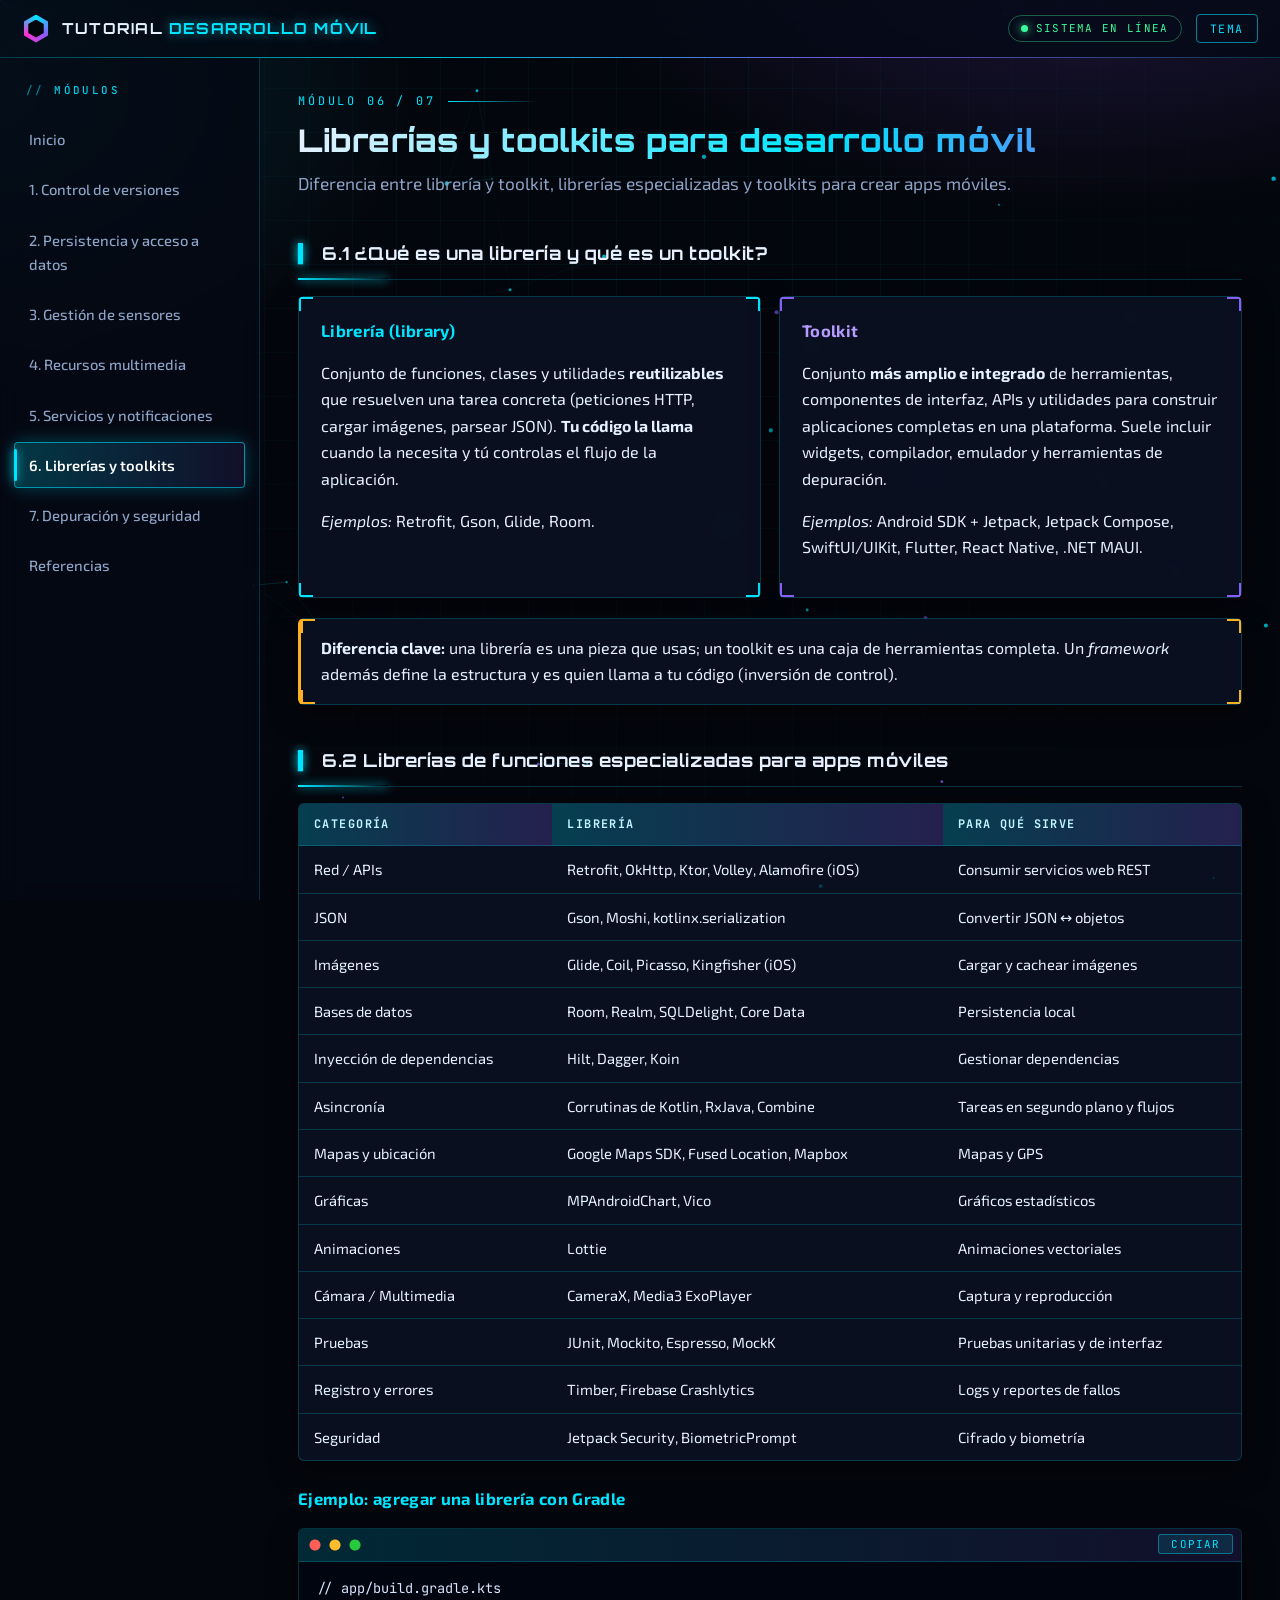
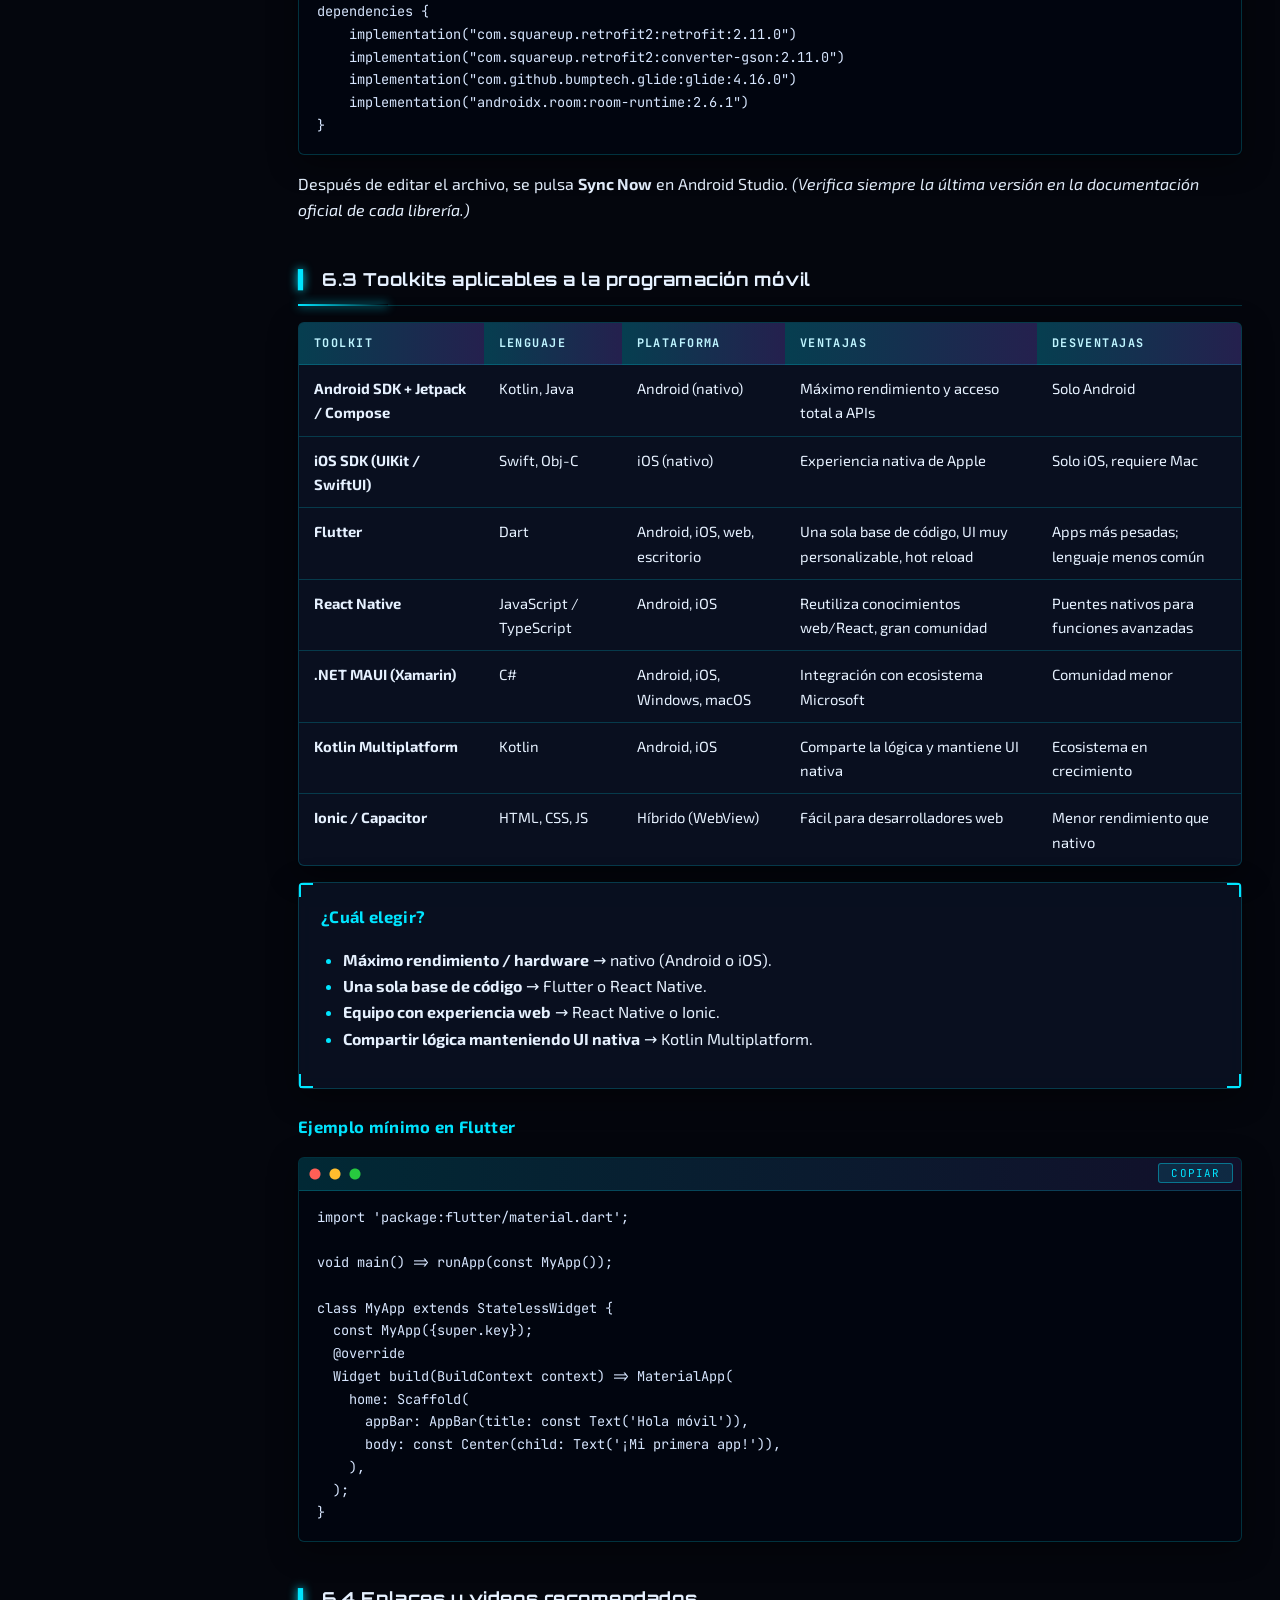
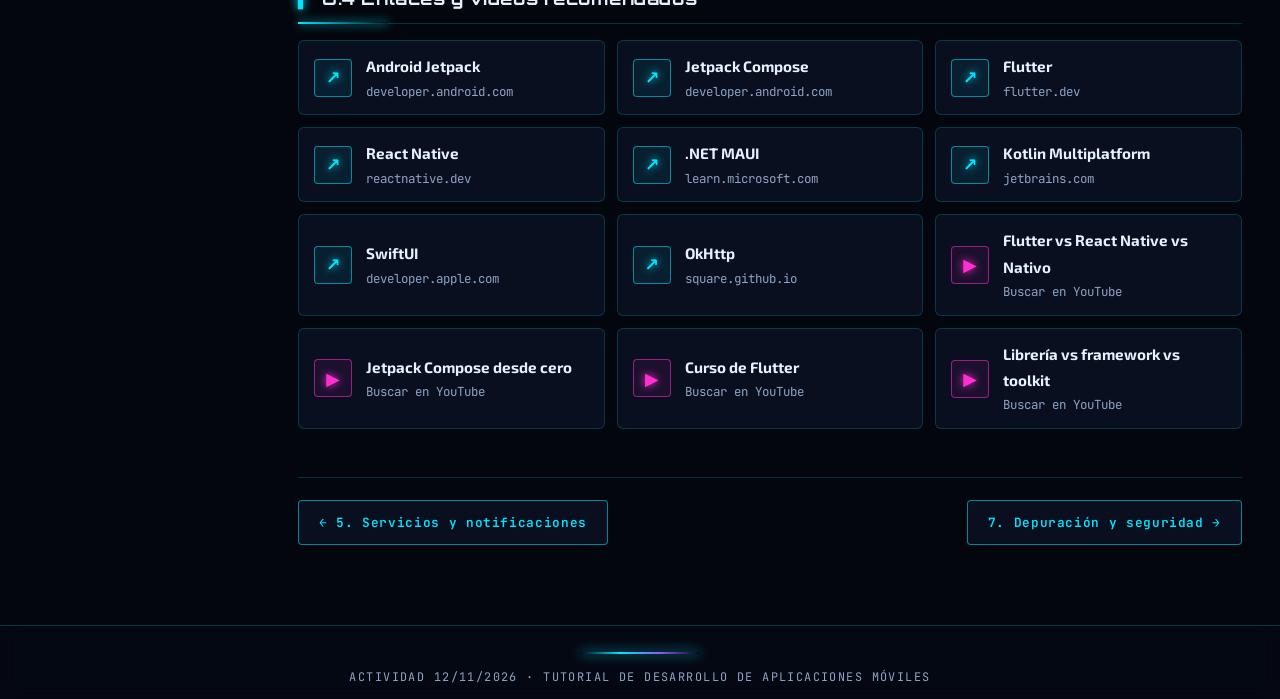
<file: pages/06-librerias-toolkits.html>
<!DOCTYPE html>
<html lang="es">
<head>
<meta charset="UTF-8">
<meta name="viewport" content="width=device-width, initial-scale=1">
<title>Librerías y toolkits para desarrollo móvil · Tutorial Desarrollo Móvil</title>
<link rel="preconnect" href="https://fonts.googleapis.com">
<link rel="preconnect" href="https://fonts.gstatic.com" crossorigin>
<link href="https://fonts.googleapis.com/css2?family=Exo+2:wght@400;500;600;700&family=JetBrains+Mono:wght@400;500;700&family=Orbitron:wght@500;700;800&display=swap" rel="stylesheet">
<script>try{document.documentElement.setAttribute('data-theme',localStorage.getItem('theme')==='light'?'light':'dark')}catch(e){document.documentElement.setAttribute('data-theme','dark')}</script>
<link rel="stylesheet" href="../css/styles.css">
</head>
<body>
<header class="topbar">
  <button class="icon-btn" id="menuBtn" aria-label="Abrir menú">&#9776;</button>
  <a class="brand" href="../index.html"><span class="logo-mark" aria-hidden="true"></span><span class="brand-text">Tutorial <span>Desarrollo Móvil</span></span></a>
  <span class="status-chip">Sistema en línea</span>
  <button class="icon-btn" id="themeBtn" aria-label="Cambiar entre modo oscuro y claro">Tema</button>
</header>
<div class="layout">
  <nav class="sidebar" id="sidebar">
    <h3>Módulos</h3>
    <a href="../index.html">Inicio</a>
    
    <a href="01-control-versiones.html">1. Control de versiones</a>
    <a href="02-persistencia-datos.html">2. Persistencia y acceso a datos</a>
    <a href="03-sensores.html">3. Gestión de sensores</a>
    <a href="04-multimedia.html">4. Recursos multimedia</a>
    <a href="05-servicios-notificaciones.html">5. Servicios y notificaciones</a>
    <a href="06-librerias-toolkits.html" class="active">6. Librerías y toolkits</a>
    <a href="07-depuracion-seguridad.html">7. Depuración y seguridad</a>
    <a href="08-referencias.html">Referencias</a>
  </nav>
  <main class="content">
    <div class="kicker">MÓDULO 06 / 07</div>
    <h1>Librerías y toolkits para desarrollo móvil</h1>
    <p class="lead">Diferencia entre librería y toolkit, librerías especializadas y toolkits para crear apps móviles.</p>
    
<h2>6.1 ¿Qué es una librería y qué es un toolkit?</h2>
<div class="grid">
<div class="card"><h3>Librería (library)</h3>
<p>Conjunto de funciones, clases y utilidades <strong>reutilizables</strong> que resuelven una tarea concreta (peticiones HTTP, cargar imágenes, parsear JSON). <strong>Tu código la llama</strong> cuando la necesita y tú controlas el flujo de la aplicación.</p>
<p><em>Ejemplos:</em> Retrofit, Gson, Glide, Room.</p></div>
<div class="card"><h3>Toolkit</h3>
<p>Conjunto <strong>más amplio e integrado</strong> de herramientas, componentes de interfaz, APIs y utilidades para construir aplicaciones completas en una plataforma. Suele incluir widgets, compilador, emulador y herramientas de depuración.</p>
<p><em>Ejemplos:</em> Android SDK + Jetpack, Jetpack Compose, SwiftUI/UIKit, Flutter, React Native, .NET MAUI.</p></div>
</div>
<div class="note"><strong>Diferencia clave:</strong> una librería es una pieza que usas; un toolkit es una caja de herramientas completa. Un <em>framework</em> además define la estructura y es quien llama a tu código (inversión de control).</div>

<h2>6.2 Librerías de funciones especializadas para apps móviles</h2>
<div class="table-wrap"><table>
<tr><th>Categoría</th><th>Librería</th><th>Para qué sirve</th></tr>
<tr><td>Red / APIs</td><td>Retrofit, OkHttp, Ktor, Volley, Alamofire (iOS)</td><td>Consumir servicios web REST</td></tr>
<tr><td>JSON</td><td>Gson, Moshi, kotlinx.serialization</td><td>Convertir JSON ↔ objetos</td></tr>
<tr><td>Imágenes</td><td>Glide, Coil, Picasso, Kingfisher (iOS)</td><td>Cargar y cachear imágenes</td></tr>
<tr><td>Bases de datos</td><td>Room, Realm, SQLDelight, Core Data</td><td>Persistencia local</td></tr>
<tr><td>Inyección de dependencias</td><td>Hilt, Dagger, Koin</td><td>Gestionar dependencias</td></tr>
<tr><td>Asincronía</td><td>Corrutinas de Kotlin, RxJava, Combine</td><td>Tareas en segundo plano y flujos</td></tr>
<tr><td>Mapas y ubicación</td><td>Google Maps SDK, Fused Location, Mapbox</td><td>Mapas y GPS</td></tr>
<tr><td>Gráficas</td><td>MPAndroidChart, Vico</td><td>Gráficos estadísticos</td></tr>
<tr><td>Animaciones</td><td>Lottie</td><td>Animaciones vectoriales</td></tr>
<tr><td>Cámara / Multimedia</td><td>CameraX, Media3 ExoPlayer</td><td>Captura y reproducción</td></tr>
<tr><td>Pruebas</td><td>JUnit, Mockito, Espresso, MockK</td><td>Pruebas unitarias y de interfaz</td></tr>
<tr><td>Registro y errores</td><td>Timber, Firebase Crashlytics</td><td>Logs y reportes de fallos</td></tr>
<tr><td>Seguridad</td><td>Jetpack Security, BiometricPrompt</td><td>Cifrado y biometría</td></tr>
</table></div>

<h3>Ejemplo: agregar una librería con Gradle</h3>
<div class="code-wrap"><pre><code class="kotlin">// app/build.gradle.kts
dependencies {
    implementation("com.squareup.retrofit2:retrofit:2.11.0")
    implementation("com.squareup.retrofit2:converter-gson:2.11.0")
    implementation("com.github.bumptech.glide:glide:4.16.0")
    implementation("androidx.room:room-runtime:2.6.1")
}</code></pre></div>
<p>Después de editar el archivo, se pulsa <strong>Sync Now</strong> en Android Studio. <em>(Verifica siempre la última versión en la documentación oficial de cada librería.)</em></p>

<h2>6.3 Toolkits aplicables a la programación móvil</h2>
<div class="table-wrap"><table>
<tr><th>Toolkit</th><th>Lenguaje</th><th>Plataforma</th><th>Ventajas</th><th>Desventajas</th></tr>
<tr><td><strong>Android SDK + Jetpack / Compose</strong></td><td>Kotlin, Java</td><td>Android (nativo)</td><td>Máximo rendimiento y acceso total a APIs</td><td>Solo Android</td></tr>
<tr><td><strong>iOS SDK (UIKit / SwiftUI)</strong></td><td>Swift, Obj-C</td><td>iOS (nativo)</td><td>Experiencia nativa de Apple</td><td>Solo iOS, requiere Mac</td></tr>
<tr><td><strong>Flutter</strong></td><td>Dart</td><td>Android, iOS, web, escritorio</td><td>Una sola base de código, UI muy personalizable, hot reload</td><td>Apps más pesadas; lenguaje menos común</td></tr>
<tr><td><strong>React Native</strong></td><td>JavaScript / TypeScript</td><td>Android, iOS</td><td>Reutiliza conocimientos web/React, gran comunidad</td><td>Puentes nativos para funciones avanzadas</td></tr>
<tr><td><strong>.NET MAUI (Xamarin)</strong></td><td>C#</td><td>Android, iOS, Windows, macOS</td><td>Integración con ecosistema Microsoft</td><td>Comunidad menor</td></tr>
<tr><td><strong>Kotlin Multiplatform</strong></td><td>Kotlin</td><td>Android, iOS</td><td>Comparte la lógica y mantiene UI nativa</td><td>Ecosistema en crecimiento</td></tr>
<tr><td><strong>Ionic / Capacitor</strong></td><td>HTML, CSS, JS</td><td>Híbrido (WebView)</td><td>Fácil para desarrolladores web</td><td>Menor rendimiento que nativo</td></tr>
</table></div>
<div class="card"><h3>¿Cuál elegir?</h3>
<ul><li><strong>Máximo rendimiento / hardware</strong> → nativo (Android o iOS).</li><li><strong>Una sola base de código</strong> → Flutter o React Native.</li><li><strong>Equipo con experiencia web</strong> → React Native o Ionic.</li><li><strong>Compartir lógica manteniendo UI nativa</strong> → Kotlin Multiplatform.</li></ul></div>

<h3>Ejemplo mínimo en Flutter</h3>
<div class="code-wrap"><pre><code class="dart">import 'package:flutter/material.dart';

void main() =&gt; runApp(const MyApp());

class MyApp extends StatelessWidget {
  const MyApp({super.key});
  @override
  Widget build(BuildContext context) =&gt; MaterialApp(
    home: Scaffold(
      appBar: AppBar(title: const Text('Hola móvil')),
      body: const Center(child: Text('¡Mi primera app!')),
    ),
  );
}</code></pre></div>

<h2>6.4 Enlaces y videos recomendados</h2>
<div class="resources"><a class="res" target="_blank" rel="noopener" href="https://developer.android.com/jetpack"><span class="ico">↗</span><span><strong>Android Jetpack</strong><small>developer.android.com</small></span></a><a class="res" target="_blank" rel="noopener" href="https://developer.android.com/compose"><span class="ico">↗</span><span><strong>Jetpack Compose</strong><small>developer.android.com</small></span></a><a class="res" target="_blank" rel="noopener" href="https://flutter.dev/"><span class="ico">↗</span><span><strong>Flutter</strong><small>flutter.dev</small></span></a><a class="res" target="_blank" rel="noopener" href="https://reactnative.dev/"><span class="ico">↗</span><span><strong>React Native</strong><small>reactnative.dev</small></span></a><a class="res" target="_blank" rel="noopener" href="https://learn.microsoft.com/dotnet/maui/"><span class="ico">↗</span><span><strong>.NET MAUI</strong><small>learn.microsoft.com</small></span></a><a class="res" target="_blank" rel="noopener" href="https://www.jetbrains.com/kotlin-multiplatform/"><span class="ico">↗</span><span><strong>Kotlin Multiplatform</strong><small>jetbrains.com</small></span></a><a class="res" target="_blank" rel="noopener" href="https://developer.apple.com/xcode/swiftui/"><span class="ico">↗</span><span><strong>SwiftUI</strong><small>developer.apple.com</small></span></a><a class="res" target="_blank" rel="noopener" href="https://square.github.io/okhttp/"><span class="ico">↗</span><span><strong>OkHttp</strong><small>square.github.io</small></span></a><a class="res yt" target="_blank" rel="noopener" href="https://www.youtube.com/results?search_query=flutter+vs+react+native+vs+kotlin+diferencias"><span class="ico">▶</span><span><strong>Flutter vs React Native vs Nativo</strong><small>Buscar en YouTube</small></span></a><a class="res yt" target="_blank" rel="noopener" href="https://www.youtube.com/results?search_query=jetpack+compose+tutorial+espa%C3%B1ol+desde+cero"><span class="ico">▶</span><span><strong>Jetpack Compose desde cero</strong><small>Buscar en YouTube</small></span></a><a class="res yt" target="_blank" rel="noopener" href="https://www.youtube.com/results?search_query=flutter+curso+completo+espa%C3%B1ol"><span class="ico">▶</span><span><strong>Curso de Flutter</strong><small>Buscar en YouTube</small></span></a><a class="res yt" target="_blank" rel="noopener" href="https://www.youtube.com/results?search_query=qu%C3%A9+es+una+librer%C3%ADa+framework+toolkit+diferencia"><span class="ico">▶</span><span><strong>Librería vs framework vs toolkit</strong><small>Buscar en YouTube</small></span></a></div>

    <div class="pager"><a href="05-servicios-notificaciones.html">← 5. Servicios y notificaciones</a><a href="07-depuracion-seguridad.html">7. Depuración y seguridad →</a></div>
  </main>
</div>
<footer>Actividad 12/11/2026 · Tutorial de desarrollo de aplicaciones móviles</footer>
<button id="toTop" aria-label="Volver arriba">↑</button>
<script src="../js/main.js"></script>
</body>
</html>
</file>
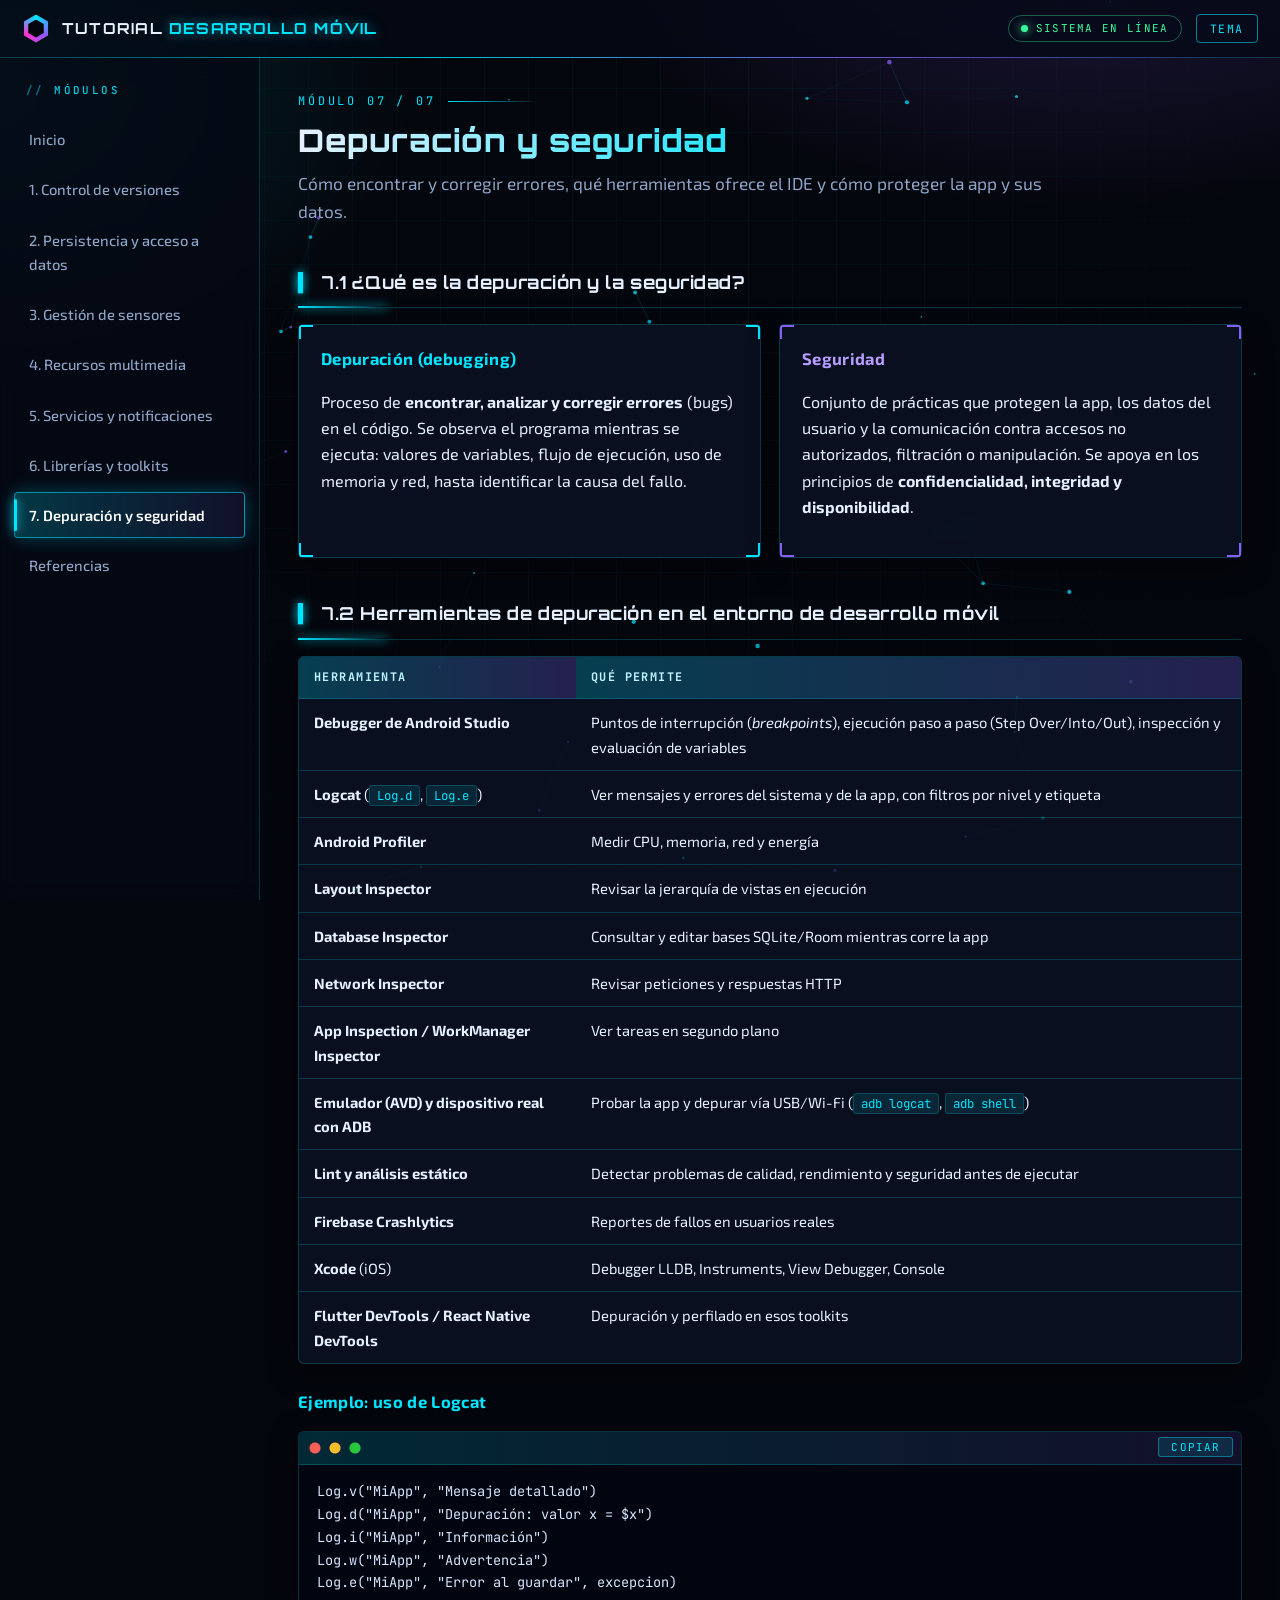
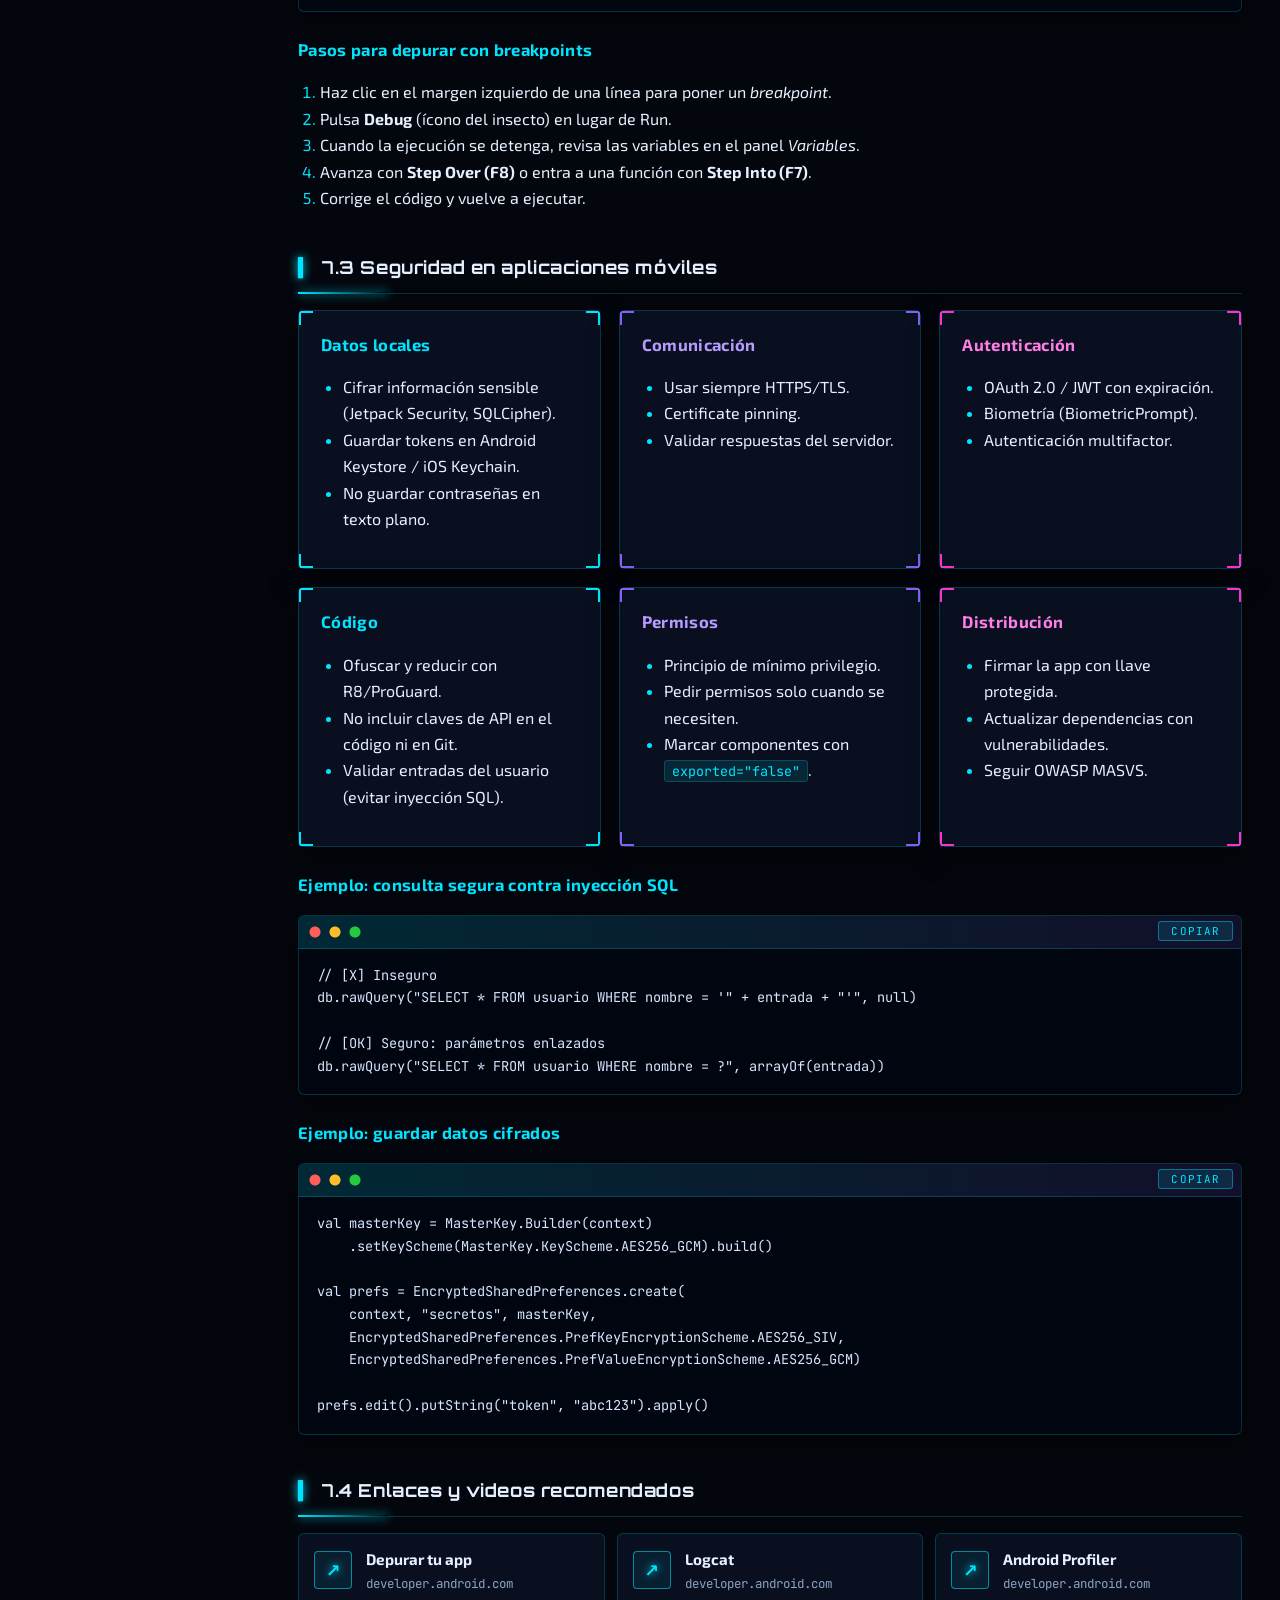
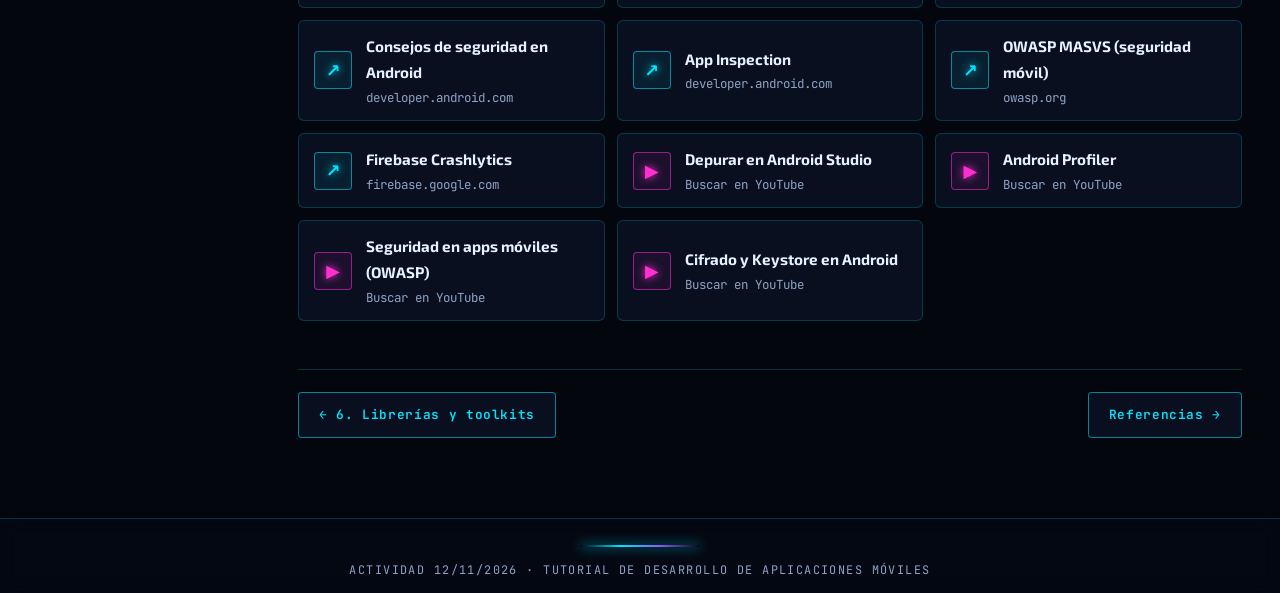
<file: pages/07-depuracion-seguridad.html>
<!DOCTYPE html>
<html lang="es">
<head>
<meta charset="UTF-8">
<meta name="viewport" content="width=device-width, initial-scale=1">
<title>Depuración y seguridad · Tutorial Desarrollo Móvil</title>
<link rel="preconnect" href="https://fonts.googleapis.com">
<link rel="preconnect" href="https://fonts.gstatic.com" crossorigin>
<link href="https://fonts.googleapis.com/css2?family=Exo+2:wght@400;500;600;700&family=JetBrains+Mono:wght@400;500;700&family=Orbitron:wght@500;700;800&display=swap" rel="stylesheet">
<script>try{document.documentElement.setAttribute('data-theme',localStorage.getItem('theme')==='light'?'light':'dark')}catch(e){document.documentElement.setAttribute('data-theme','dark')}</script>
<link rel="stylesheet" href="../css/styles.css">
</head>
<body>
<header class="topbar">
  <button class="icon-btn" id="menuBtn" aria-label="Abrir menú">&#9776;</button>
  <a class="brand" href="../index.html"><span class="logo-mark" aria-hidden="true"></span><span class="brand-text">Tutorial <span>Desarrollo Móvil</span></span></a>
  <span class="status-chip">Sistema en línea</span>
  <button class="icon-btn" id="themeBtn" aria-label="Cambiar entre modo oscuro y claro">Tema</button>
</header>
<div class="layout">
  <nav class="sidebar" id="sidebar">
    <h3>Módulos</h3>
    <a href="../index.html">Inicio</a>
    
    <a href="01-control-versiones.html">1. Control de versiones</a>
    <a href="02-persistencia-datos.html">2. Persistencia y acceso a datos</a>
    <a href="03-sensores.html">3. Gestión de sensores</a>
    <a href="04-multimedia.html">4. Recursos multimedia</a>
    <a href="05-servicios-notificaciones.html">5. Servicios y notificaciones</a>
    <a href="06-librerias-toolkits.html">6. Librerías y toolkits</a>
    <a href="07-depuracion-seguridad.html" class="active">7. Depuración y seguridad</a>
    <a href="08-referencias.html">Referencias</a>
  </nav>
  <main class="content">
    <div class="kicker">MÓDULO 07 / 07</div>
    <h1>Depuración y seguridad</h1>
    <p class="lead">Cómo encontrar y corregir errores, qué herramientas ofrece el IDE y cómo proteger la app y sus datos.</p>
    
<h2>7.1 ¿Qué es la depuración y la seguridad?</h2>
<div class="grid">
<div class="card"><h3>Depuración (debugging)</h3>
<p>Proceso de <strong>encontrar, analizar y corregir errores</strong> (bugs) en el código. Se observa el programa mientras se ejecuta: valores de variables, flujo de ejecución, uso de memoria y red, hasta identificar la causa del fallo.</p></div>
<div class="card"><h3>Seguridad</h3>
<p>Conjunto de prácticas que protegen la app, los datos del usuario y la comunicación contra accesos no autorizados, filtración o manipulación. Se apoya en los principios de <strong>confidencialidad, integridad y disponibilidad</strong>.</p></div>
</div>

<h2>7.2 Herramientas de depuración en el entorno de desarrollo móvil</h2>
<div class="table-wrap"><table>
<tr><th>Herramienta</th><th>Qué permite</th></tr>
<tr><td><strong>Debugger de Android Studio</strong></td><td>Puntos de interrupción (<em>breakpoints</em>), ejecución paso a paso (Step Over/Into/Out), inspección y evaluación de variables</td></tr>
<tr><td><strong>Logcat</strong> (<code>Log.d</code>, <code>Log.e</code>)</td><td>Ver mensajes y errores del sistema y de la app, con filtros por nivel y etiqueta</td></tr>
<tr><td><strong>Android Profiler</strong></td><td>Medir CPU, memoria, red y energía</td></tr>
<tr><td><strong>Layout Inspector</strong></td><td>Revisar la jerarquía de vistas en ejecución</td></tr>
<tr><td><strong>Database Inspector</strong></td><td>Consultar y editar bases SQLite/Room mientras corre la app</td></tr>
<tr><td><strong>Network Inspector</strong></td><td>Revisar peticiones y respuestas HTTP</td></tr>
<tr><td><strong>App Inspection / WorkManager Inspector</strong></td><td>Ver tareas en segundo plano</td></tr>
<tr><td><strong>Emulador (AVD) y dispositivo real con ADB</strong></td><td>Probar la app y depurar vía USB/Wi-Fi (<code>adb logcat</code>, <code>adb shell</code>)</td></tr>
<tr><td><strong>Lint y análisis estático</strong></td><td>Detectar problemas de calidad, rendimiento y seguridad antes de ejecutar</td></tr>
<tr><td><strong>Firebase Crashlytics</strong></td><td>Reportes de fallos en usuarios reales</td></tr>
<tr><td><strong>Xcode</strong> (iOS)</td><td>Debugger LLDB, Instruments, View Debugger, Console</td></tr>
<tr><td><strong>Flutter DevTools / React Native DevTools</strong></td><td>Depuración y perfilado en esos toolkits</td></tr>
</table></div>

<h3>Ejemplo: uso de Logcat</h3>
<div class="code-wrap"><pre><code class="kotlin">Log.v("MiApp", "Mensaje detallado")
Log.d("MiApp", "Depuración: valor x = $x")
Log.i("MiApp", "Información")
Log.w("MiApp", "Advertencia")
Log.e("MiApp", "Error al guardar", excepcion)</code></pre></div>

<h3>Pasos para depurar con breakpoints</h3>
<ol>
<li>Haz clic en el margen izquierdo de una línea para poner un <em>breakpoint</em>.</li>
<li>Pulsa <strong>Debug</strong> (ícono del insecto) en lugar de Run.</li>
<li>Cuando la ejecución se detenga, revisa las variables en el panel <em>Variables</em>.</li>
<li>Avanza con <strong>Step Over (F8)</strong> o entra a una función con <strong>Step Into (F7)</strong>.</li>
<li>Corrige el código y vuelve a ejecutar.</li>
</ol>

<h2>7.3 Seguridad en aplicaciones móviles</h2>
<div class="grid">
<div class="card"><h3>Datos locales</h3><ul><li>Cifrar información sensible (Jetpack Security, SQLCipher).</li><li>Guardar tokens en Android Keystore / iOS Keychain.</li><li>No guardar contraseñas en texto plano.</li></ul></div>
<div class="card"><h3>Comunicación</h3><ul><li>Usar siempre HTTPS/TLS.</li><li>Certificate pinning.</li><li>Validar respuestas del servidor.</li></ul></div>
<div class="card"><h3>Autenticación</h3><ul><li>OAuth 2.0 / JWT con expiración.</li><li>Biometría (BiometricPrompt).</li><li>Autenticación multifactor.</li></ul></div>
<div class="card"><h3>Código</h3><ul><li>Ofuscar y reducir con R8/ProGuard.</li><li>No incluir claves de API en el código ni en Git.</li><li>Validar entradas del usuario (evitar inyección SQL).</li></ul></div>
<div class="card"><h3>Permisos</h3><ul><li>Principio de mínimo privilegio.</li><li>Pedir permisos solo cuando se necesiten.</li><li>Marcar componentes con <code>exported="false"</code>.</li></ul></div>
<div class="card"><h3>Distribución</h3><ul><li>Firmar la app con llave protegida.</li><li>Actualizar dependencias con vulnerabilidades.</li><li>Seguir OWASP MASVS.</li></ul></div>
</div>

<h3>Ejemplo: consulta segura contra inyección SQL</h3>
<div class="code-wrap"><pre><code class="kotlin">// [X] Inseguro
db.rawQuery("SELECT * FROM usuario WHERE nombre = '" + entrada + "'", null)

// [OK] Seguro: parámetros enlazados
db.rawQuery("SELECT * FROM usuario WHERE nombre = ?", arrayOf(entrada))</code></pre></div>

<h3>Ejemplo: guardar datos cifrados</h3>
<div class="code-wrap"><pre><code class="kotlin">val masterKey = MasterKey.Builder(context)
    .setKeyScheme(MasterKey.KeyScheme.AES256_GCM).build()

val prefs = EncryptedSharedPreferences.create(
    context, "secretos", masterKey,
    EncryptedSharedPreferences.PrefKeyEncryptionScheme.AES256_SIV,
    EncryptedSharedPreferences.PrefValueEncryptionScheme.AES256_GCM)

prefs.edit().putString("token", "abc123").apply()</code></pre></div>

<h2>7.4 Enlaces y videos recomendados</h2>
<div class="resources"><a class="res" target="_blank" rel="noopener" href="https://developer.android.com/studio/debug"><span class="ico">↗</span><span><strong>Depurar tu app</strong><small>developer.android.com</small></span></a><a class="res" target="_blank" rel="noopener" href="https://developer.android.com/studio/debug/logcat"><span class="ico">↗</span><span><strong>Logcat</strong><small>developer.android.com</small></span></a><a class="res" target="_blank" rel="noopener" href="https://developer.android.com/studio/profile"><span class="ico">↗</span><span><strong>Android Profiler</strong><small>developer.android.com</small></span></a><a class="res" target="_blank" rel="noopener" href="https://developer.android.com/privacy-and-security/security-tips"><span class="ico">↗</span><span><strong>Consejos de seguridad en Android</strong><small>developer.android.com</small></span></a><a class="res" target="_blank" rel="noopener" href="https://developer.android.com/studio/debug/app-inspector"><span class="ico">↗</span><span><strong>App Inspection</strong><small>developer.android.com</small></span></a><a class="res" target="_blank" rel="noopener" href="https://mas.owasp.org/MASVS/"><span class="ico">↗</span><span><strong>OWASP MASVS (seguridad móvil)</strong><small>owasp.org</small></span></a><a class="res" target="_blank" rel="noopener" href="https://firebase.google.com/docs/crashlytics"><span class="ico">↗</span><span><strong>Firebase Crashlytics</strong><small>firebase.google.com</small></span></a><a class="res yt" target="_blank" rel="noopener" href="https://www.youtube.com/results?search_query=depurar+android+studio+breakpoints+logcat+tutorial+espa%C3%B1ol"><span class="ico">▶</span><span><strong>Depurar en Android Studio</strong><small>Buscar en YouTube</small></span></a><a class="res yt" target="_blank" rel="noopener" href="https://www.youtube.com/results?search_query=android+profiler+memoria+cpu+tutorial"><span class="ico">▶</span><span><strong>Android Profiler</strong><small>Buscar en YouTube</small></span></a><a class="res yt" target="_blank" rel="noopener" href="https://www.youtube.com/results?search_query=seguridad+apps+m%C3%B3viles+owasp+mobile+top+10+espa%C3%B1ol"><span class="ico">▶</span><span><strong>Seguridad en apps móviles (OWASP)</strong><small>Buscar en YouTube</small></span></a><a class="res yt" target="_blank" rel="noopener" href="https://www.youtube.com/results?search_query=encryptedsharedpreferences+keystore+android+tutorial"><span class="ico">▶</span><span><strong>Cifrado y Keystore en Android</strong><small>Buscar en YouTube</small></span></a></div>

    <div class="pager"><a href="06-librerias-toolkits.html">← 6. Librerías y toolkits</a><a href="08-referencias.html">Referencias →</a></div>
  </main>
</div>
<footer>Actividad 12/11/2026 · Tutorial de desarrollo de aplicaciones móviles</footer>
<button id="toTop" aria-label="Volver arriba">↑</button>
<script src="../js/main.js"></script>
</body>
</html>
</file>
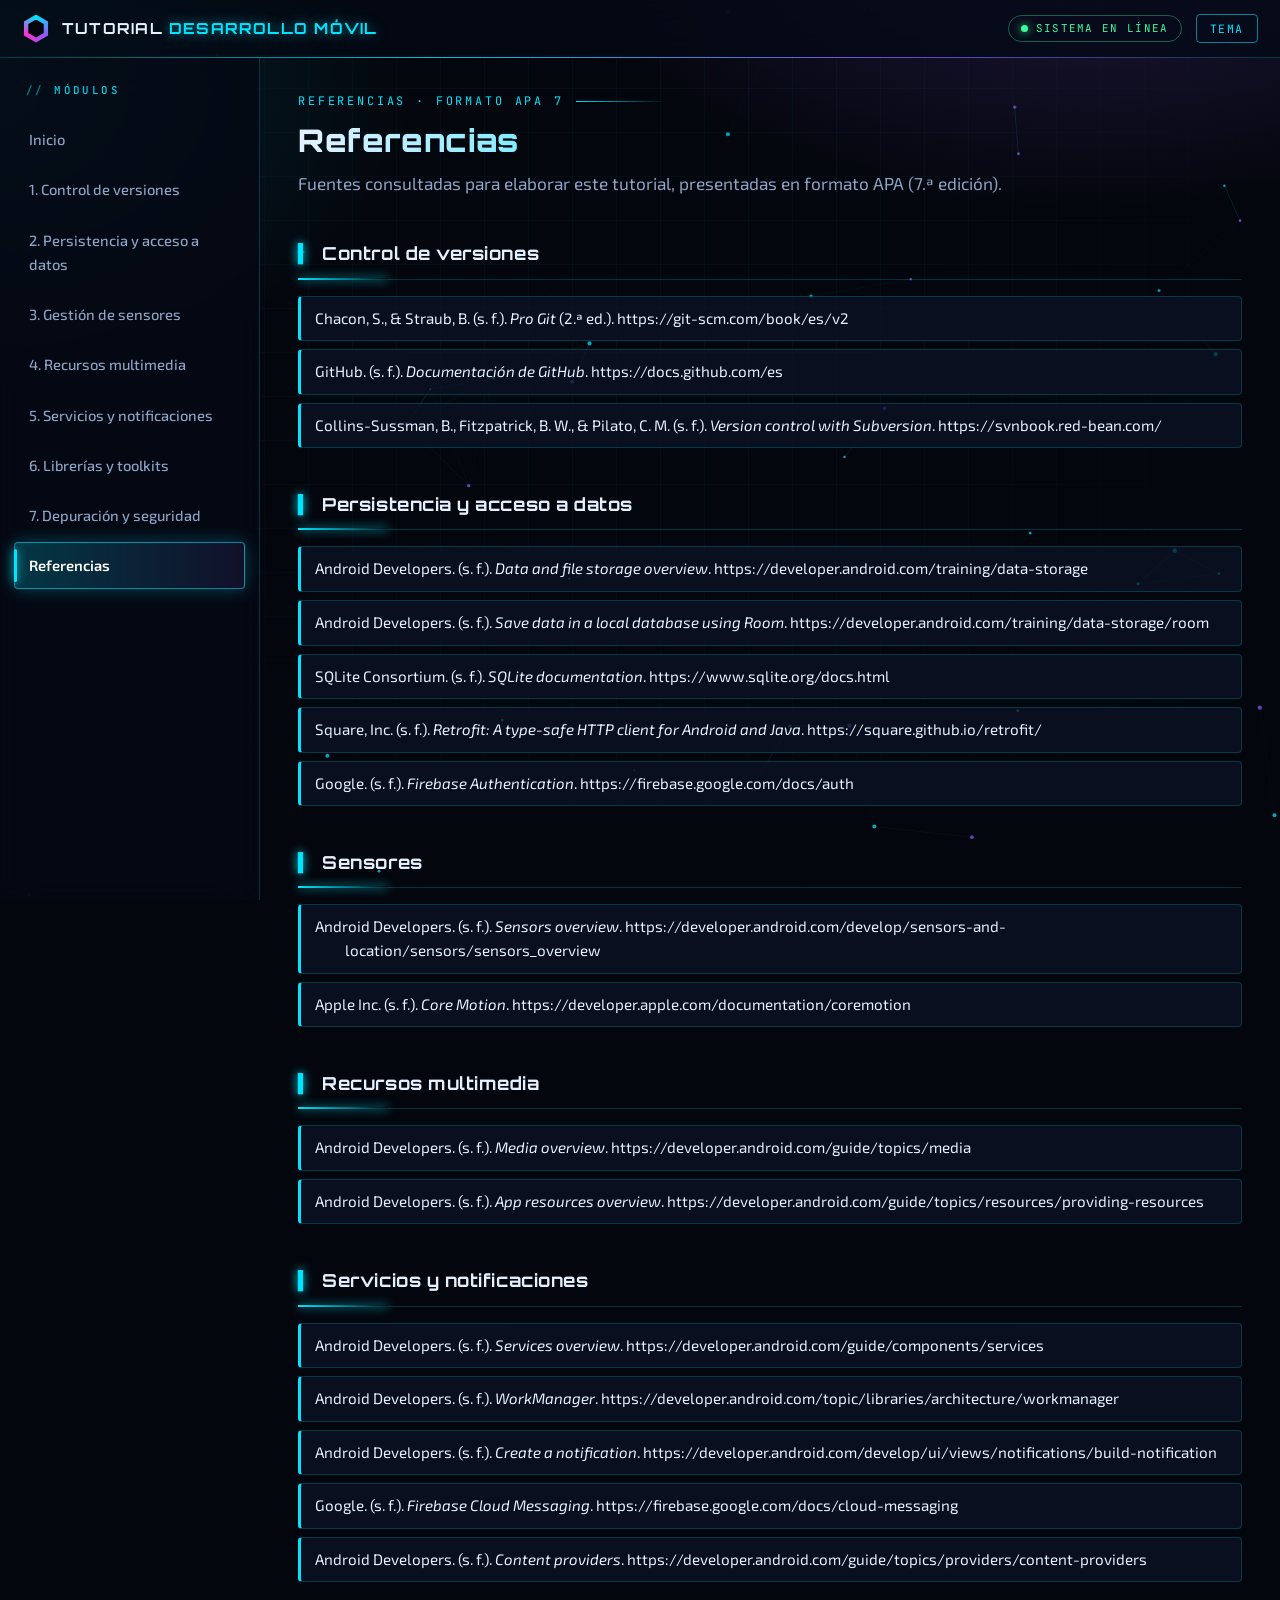
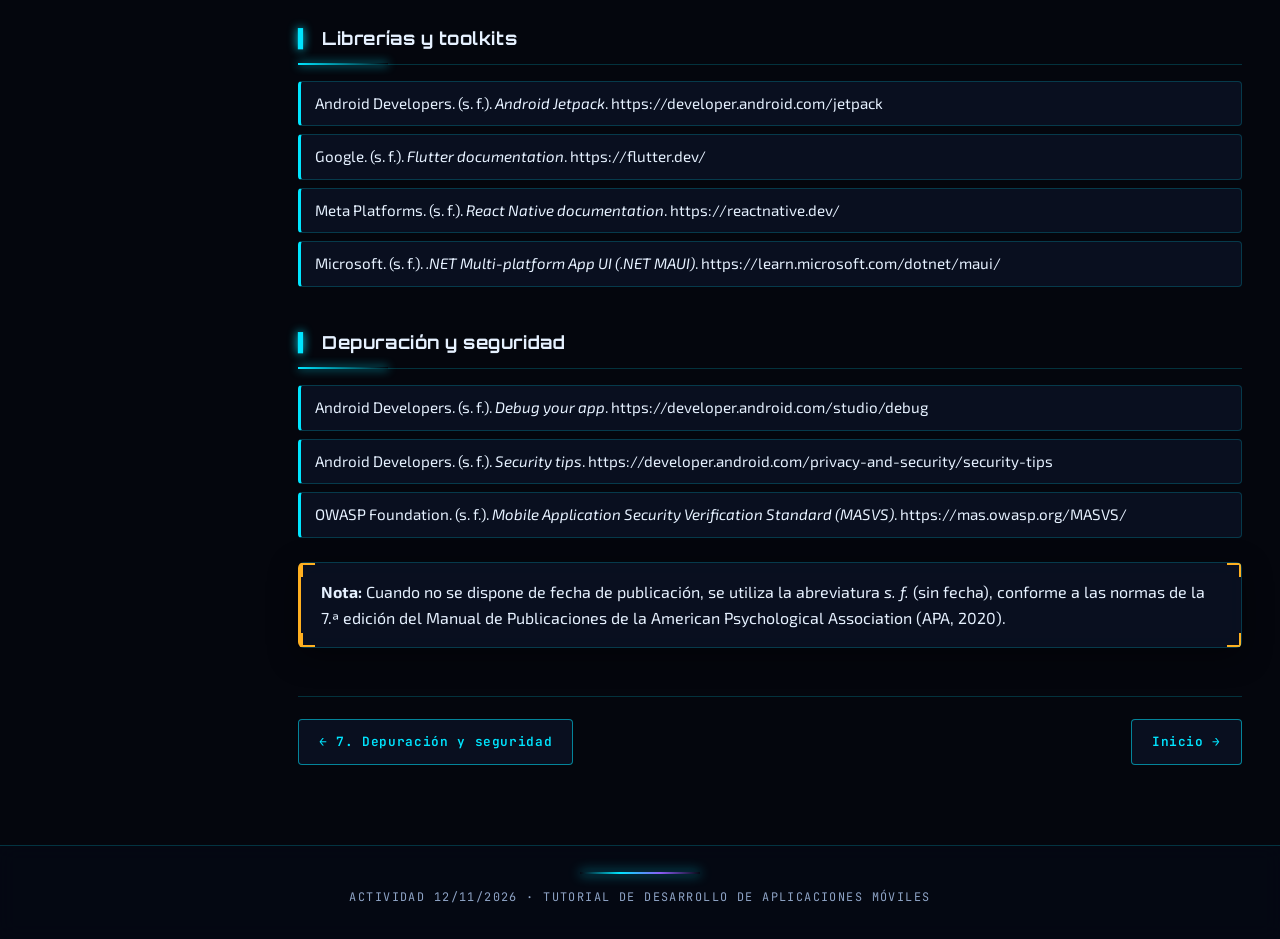
<file: pages/08-referencias.html>
<!DOCTYPE html>
<html lang="es">
<head>
<meta charset="UTF-8">
<meta name="viewport" content="width=device-width, initial-scale=1">
<title>Referencias · Tutorial Desarrollo Móvil</title>
<link rel="preconnect" href="https://fonts.googleapis.com">
<link rel="preconnect" href="https://fonts.gstatic.com" crossorigin>
<link href="https://fonts.googleapis.com/css2?family=Exo+2:wght@400;500;600;700&family=JetBrains+Mono:wght@400;500;700&family=Orbitron:wght@500;700;800&display=swap" rel="stylesheet">
<script>try{document.documentElement.setAttribute('data-theme',localStorage.getItem('theme')==='light'?'light':'dark')}catch(e){document.documentElement.setAttribute('data-theme','dark')}</script>
<link rel="stylesheet" href="../css/styles.css">
</head>
<body>
<header class="topbar">
  <button class="icon-btn" id="menuBtn" aria-label="Abrir menú">&#9776;</button>
  <a class="brand" href="../index.html"><span class="logo-mark" aria-hidden="true"></span><span class="brand-text">Tutorial <span>Desarrollo Móvil</span></span></a>
  <span class="status-chip">Sistema en línea</span>
  <button class="icon-btn" id="themeBtn" aria-label="Cambiar entre modo oscuro y claro">Tema</button>
</header>
<div class="layout">
  <nav class="sidebar" id="sidebar">
    <h3>Módulos</h3>
    <a href="../index.html">Inicio</a>
    <a href="01-control-versiones.html">1. Control de versiones</a>
    <a href="02-persistencia-datos.html">2. Persistencia y acceso a datos</a>
    <a href="03-sensores.html">3. Gestión de sensores</a>
    <a href="04-multimedia.html">4. Recursos multimedia</a>
    <a href="05-servicios-notificaciones.html">5. Servicios y notificaciones</a>
    <a href="06-librerias-toolkits.html">6. Librerías y toolkits</a>
    <a href="07-depuracion-seguridad.html">7. Depuración y seguridad</a>
    <a href="08-referencias.html" class="active">Referencias</a>
  </nav>
  <main class="content">
    <div class="kicker">REFERENCIAS · FORMATO APA 7</div>
    <h1>Referencias</h1>
    <p class="lead">Fuentes consultadas para elaborar este tutorial, presentadas en formato APA (7.ª edición).</p>

    <h2>Control de versiones</h2>
    <ul class="apa-list">
      <li>Chacon, S., &amp; Straub, B. (s. f.). <em>Pro Git</em> (2.ª ed.). https://git-scm.com/book/es/v2</li>
      <li>GitHub. (s. f.). <em>Documentación de GitHub</em>. https://docs.github.com/es</li>
      <li>Collins-Sussman, B., Fitzpatrick, B. W., &amp; Pilato, C. M. (s. f.). <em>Version control with Subversion</em>. https://svnbook.red-bean.com/</li>
    </ul>

    <h2>Persistencia y acceso a datos</h2>
    <ul class="apa-list">
      <li>Android Developers. (s. f.). <em>Data and file storage overview</em>. https://developer.android.com/training/data-storage</li>
      <li>Android Developers. (s. f.). <em>Save data in a local database using Room</em>. https://developer.android.com/training/data-storage/room</li>
      <li>SQLite Consortium. (s. f.). <em>SQLite documentation</em>. https://www.sqlite.org/docs.html</li>
      <li>Square, Inc. (s. f.). <em>Retrofit: A type-safe HTTP client for Android and Java</em>. https://square.github.io/retrofit/</li>
      <li>Google. (s. f.). <em>Firebase Authentication</em>. https://firebase.google.com/docs/auth</li>
    </ul>

    <h2>Sensores</h2>
    <ul class="apa-list">
      <li>Android Developers. (s. f.). <em>Sensors overview</em>. https://developer.android.com/develop/sensors-and-location/sensors/sensors_overview</li>
      <li>Apple Inc. (s. f.). <em>Core Motion</em>. https://developer.apple.com/documentation/coremotion</li>
    </ul>

    <h2>Recursos multimedia</h2>
    <ul class="apa-list">
      <li>Android Developers. (s. f.). <em>Media overview</em>. https://developer.android.com/guide/topics/media</li>
      <li>Android Developers. (s. f.). <em>App resources overview</em>. https://developer.android.com/guide/topics/resources/providing-resources</li>
    </ul>

    <h2>Servicios y notificaciones</h2>
    <ul class="apa-list">
      <li>Android Developers. (s. f.). <em>Services overview</em>. https://developer.android.com/guide/components/services</li>
      <li>Android Developers. (s. f.). <em>WorkManager</em>. https://developer.android.com/topic/libraries/architecture/workmanager</li>
      <li>Android Developers. (s. f.). <em>Create a notification</em>. https://developer.android.com/develop/ui/views/notifications/build-notification</li>
      <li>Google. (s. f.). <em>Firebase Cloud Messaging</em>. https://firebase.google.com/docs/cloud-messaging</li>
      <li>Android Developers. (s. f.). <em>Content providers</em>. https://developer.android.com/guide/topics/providers/content-providers</li>
    </ul>

    <h2>Librerías y toolkits</h2>
    <ul class="apa-list">
      <li>Android Developers. (s. f.). <em>Android Jetpack</em>. https://developer.android.com/jetpack</li>
      <li>Google. (s. f.). <em>Flutter documentation</em>. https://flutter.dev/</li>
      <li>Meta Platforms. (s. f.). <em>React Native documentation</em>. https://reactnative.dev/</li>
      <li>Microsoft. (s. f.). <em>.NET Multi-platform App UI (.NET MAUI)</em>. https://learn.microsoft.com/dotnet/maui/</li>
    </ul>

    <h2>Depuración y seguridad</h2>
    <ul class="apa-list">
      <li>Android Developers. (s. f.). <em>Debug your app</em>. https://developer.android.com/studio/debug</li>
      <li>Android Developers. (s. f.). <em>Security tips</em>. https://developer.android.com/privacy-and-security/security-tips</li>
      <li>OWASP Foundation. (s. f.). <em>Mobile Application Security Verification Standard (MASVS)</em>. https://mas.owasp.org/MASVS/</li>
    </ul>

    <div class="note">
      <strong>Nota:</strong> Cuando no se dispone de fecha de publicación, se utiliza la abreviatura <em>s. f.</em> (sin fecha), conforme a las normas de la 7.ª edición del Manual de Publicaciones de la American Psychological Association (APA, 2020).
    </div>

    <div class="pager">
      <a href="07-depuracion-seguridad.html">← 7. Depuración y seguridad</a>
      <a href="../index.html">Inicio →</a>
    </div>
  </main>
</div>
<footer>Actividad 12/11/2026 · Tutorial de desarrollo de aplicaciones móviles</footer>
<button id="toTop" aria-label="Volver arriba">↑</button>
<script src="../js/main.js"></script>
</body>
</html>
</file>
<file: css/styles.css>
/* =========================================================
   Tutorial Desarrollo Móvil · tema FUTURISTA / TECNOLÓGICO
   Neón cian + violeta, paneles de vidrio, detalles tipo HUD.
   Modo oscuro por defecto; modo claro disponible (botón TEMA).
   ========================================================= */

/* ===== Variables ===== */
:root {
  --font-display: "Orbitron", "Segoe UI", system-ui, sans-serif;
  --font-body: "Exo 2", "Segoe UI", system-ui, -apple-system, Roboto, "Helvetica Neue", Arial, sans-serif;
  --font-mono: "JetBrains Mono", ui-monospace, "Cascadia Code", Consolas, monospace;

  --cyan: #00e5ff;
  --violet: #8b5cf6;
  --magenta: #ff2fd1;
  --green: #39ff9c;
  --amber: #ffb020;

  --bg: #04060d;
  --bg-2: #0a1020;
  --surface: rgba(12, 20, 40, .72);
  --surface-solid: #0c1428;
  --text: #e6f1ff;
  --muted: #8ea4c6;
  --border: rgba(0, 229, 255, .20);
  --border-strong: rgba(0, 229, 255, .55);
  --grid-line: rgba(0, 229, 255, .045);
  --glow: 0 0 18px rgba(0, 229, 255, .28);
  --glow-strong: 0 0 26px rgba(0, 229, 255, .5), 0 0 60px rgba(139, 92, 246, .25);
  --shadow: 0 8px 30px rgba(0, 0, 0, .45);

  --accent: var(--cyan);
  --accent-2: var(--violet);
  --link: #5fd8ff;
  --code-bg: rgba(2, 6, 16, .92);
  --code-text: #d7e6ff;
  --th-bg: linear-gradient(90deg, rgba(0, 229, 255, .22), rgba(139, 92, 246, .22));
  --th-text: #bff5ff;
  --ok-bg: rgba(57, 255, 156, .12);
  --bad-bg: rgba(255, 47, 209, .12);
  --sidebar-bg: rgba(5, 9, 20, .82);
  --topbar-bg: rgba(5, 9, 20, .78);

  --radius: 6px;
  --radius-sm: 4px;
  --sidebar-w: 260px;
  --topbar-h: 58px;
}

[data-theme="light"] {
  --bg: #e9f1fb;
  --bg-2: #f6faff;
  --surface: rgba(255, 255, 255, .82);
  --surface-solid: #ffffff;
  --text: #0a1830;
  --muted: #4b6283;
  --border: rgba(0, 110, 200, .25);
  --border-strong: rgba(0, 110, 200, .6);
  --grid-line: rgba(0, 110, 200, .07);
  --glow: 0 0 14px rgba(0, 119, 200, .18);
  --glow-strong: 0 0 22px rgba(0, 119, 200, .3), 0 0 40px rgba(109, 63, 224, .15);
  --shadow: 0 8px 26px rgba(20, 50, 100, .13);

  --cyan: #0077c8;
  --violet: #6d3fe0;
  --magenta: #c4189f;
  --green: #0a8f55;
  --amber: #b86e00;
  --link: #0062a8;
  --code-bg: #0b1730;
  --code-text: #d7e6ff;
  --th-bg: linear-gradient(90deg, rgba(0, 119, 200, .16), rgba(109, 63, 224, .16));
  --th-text: #08305e;
  --ok-bg: rgba(10, 143, 85, .12);
  --bad-bg: rgba(196, 24, 159, .1);
  --sidebar-bg: rgba(255, 255, 255, .82);
  --topbar-bg: rgba(255, 255, 255, .82);
}

/* ===== Base ===== */
* { box-sizing: border-box; }
html { scroll-behavior: smooth; }
body {
  margin: 0;
  font-family: var(--font-body);
  font-size: 16px;
  line-height: 1.65;
  color: var(--text);
  background:
    radial-gradient(900px 500px at 85% -10%, rgba(139, 92, 246, .22), transparent 60%),
    radial-gradient(800px 500px at -5% 10%, rgba(0, 229, 255, .16), transparent 60%),
    var(--bg);
  background-attachment: fixed;
  -webkit-font-smoothing: antialiased;
  overflow-x: hidden;
}
/* rejilla tecnológica */
body::before {
  content: "";
  position: fixed; inset: 0; z-index: 0; pointer-events: none;
  background-image:
    linear-gradient(var(--grid-line) 1px, transparent 1px),
    linear-gradient(90deg, var(--grid-line) 1px, transparent 1px);
  background-size: 44px 44px;
  mask-image: radial-gradient(ellipse at 50% 30%, #000 25%, transparent 80%);
  -webkit-mask-image: radial-gradient(ellipse at 50% 30%, #000 25%, transparent 80%);
}
#fx { position: fixed; inset: 0; width: 100%; height: 100%; z-index: 0; pointer-events: none; opacity: .85; }
.topbar, .layout, footer, #toTop { position: relative; z-index: 2; }
.topbar { position: sticky; }

a { color: var(--link); text-decoration: none; }
a:hover { text-decoration: underline; text-decoration-color: var(--cyan); text-underline-offset: 3px; }
img { max-width: 100%; }
::selection { background: var(--cyan); color: #00131a; }
::-webkit-scrollbar { width: 10px; height: 10px; }
::-webkit-scrollbar-track { background: transparent; }
::-webkit-scrollbar-thumb { background: linear-gradient(var(--cyan), var(--violet)); border-radius: 10px; border: 2px solid transparent; background-clip: padding-box; }

/* barra de progreso de lectura (la crea el JS) */
#progress { position: fixed; top: 0; left: 0; height: 3px; width: 0; z-index: 100; background: linear-gradient(90deg, var(--cyan), var(--violet), var(--magenta)); box-shadow: 0 0 12px var(--cyan); }

/* ===== Topbar ===== */
.topbar {
  top: 0; z-index: 50;
  display: flex; align-items: center; gap: 14px;
  height: var(--topbar-h); padding: 0 22px;
  background: var(--topbar-bg);
  backdrop-filter: blur(14px) saturate(140%);
  -webkit-backdrop-filter: blur(14px) saturate(140%);
  border-bottom: 1px solid var(--border);
}
.topbar::after {
  content: ""; position: absolute; left: 0; right: 0; bottom: -1px; height: 1px;
  background: linear-gradient(90deg, transparent, var(--cyan), var(--violet), transparent);
  opacity: .8;
}
.topbar .brand {
  flex: 1; display: flex; align-items: center; gap: 12px;
  font-family: var(--font-display); font-weight: 700; font-size: .95rem;
  letter-spacing: .08em; text-transform: uppercase; color: var(--text);
}
.topbar .brand:hover { text-decoration: none; }
.topbar .brand-text span { color: var(--cyan); text-shadow: 0 0 12px rgba(0, 229, 255, .6); }
.logo-mark {
  width: 28px; height: 28px; flex-shrink: 0; display: inline-block;
  clip-path: polygon(50% 0, 93% 25%, 93% 75%, 50% 100%, 7% 75%, 7% 25%);
  background: conic-gradient(from 0deg, var(--cyan), var(--violet), var(--magenta), var(--cyan));
  position: relative; animation: spin 8s linear infinite;
}
.logo-mark::after {
  content: ""; position: absolute; inset: 5px;
  clip-path: polygon(50% 0, 93% 25%, 93% 75%, 50% 100%, 7% 75%, 7% 25%);
  background: var(--bg);
}
@keyframes spin { to { transform: rotate(360deg); } }

.status-chip {
  display: inline-flex; align-items: center; gap: 8px;
  font-family: var(--font-mono); font-size: .68rem; letter-spacing: .12em; text-transform: uppercase;
  color: var(--green); border: 1px solid rgba(57, 255, 156, .35); border-radius: 999px; padding: 4px 12px;
}
.status-chip::before { content: ""; width: 7px; height: 7px; border-radius: 50%; background: var(--green); box-shadow: 0 0 10px var(--green); animation: pulse 1.8s ease-in-out infinite; }
@keyframes pulse { 50% { opacity: .35; transform: scale(.8); } }

.icon-btn {
  border: 1px solid var(--border-strong); background: transparent; color: var(--cyan);
  border-radius: var(--radius-sm); padding: 6px 13px; cursor: pointer;
  font-family: var(--font-mono); font-size: .72rem; letter-spacing: .14em; text-transform: uppercase;
  transition: background .15s, box-shadow .15s;
}
.icon-btn:hover { background: rgba(0, 229, 255, .12); box-shadow: var(--glow); }
#menuBtn { display: none; font-size: 1rem; padding: 3px 11px; }

/* ===== Layout ===== */
.layout { display: flex; max-width: 1320px; margin: 0 auto; min-height: calc(100vh - var(--topbar-h)); }

/* ===== Sidebar ===== */
.sidebar {
  width: var(--sidebar-w); flex-shrink: 0;
  position: sticky; top: var(--topbar-h); align-self: flex-start;
  height: calc(100vh - var(--topbar-h)); overflow-y: auto;
  padding: 24px 14px 30px;
  background: var(--sidebar-bg);
  backdrop-filter: blur(12px); -webkit-backdrop-filter: blur(12px);
  border-right: 1px solid var(--border);
}
.sidebar h3 {
  font-family: var(--font-mono); font-size: .68rem; letter-spacing: .22em; text-transform: uppercase;
  color: var(--cyan); margin: 0 0 16px 12px; font-weight: 500; opacity: .9;
}
.sidebar h3::before { content: "// "; opacity: .6; }
.sidebar a {
  display: block; position: relative; padding: 10px 14px; margin-bottom: 4px;
  border-radius: var(--radius-sm); color: var(--muted); font-size: .92rem; font-weight: 500;
  border: 1px solid transparent; transition: all .18s;
}
.sidebar a:hover { color: var(--text); background: rgba(0, 229, 255, .07); border-color: var(--border); text-decoration: none; transform: translateX(3px); }
.sidebar a.active {
  color: #fff; font-weight: 600;
  background: linear-gradient(90deg, rgba(0, 229, 255, .22), rgba(139, 92, 246, .10));
  border-color: var(--border-strong); box-shadow: var(--glow);
}
[data-theme="light"] .sidebar a.active { color: var(--text); }
.sidebar a.active::before {
  content: ""; position: absolute; left: -1px; top: 6px; bottom: 6px; width: 3px; border-radius: 3px;
  background: var(--cyan); box-shadow: 0 0 10px var(--cyan);
}

.content { flex: 1; min-width: 0; padding: 34px 38px 80px; }

/* ===== Tipografía ===== */
.kicker {
  font-family: var(--font-mono); font-size: .74rem; letter-spacing: .24em; text-transform: uppercase;
  color: var(--cyan); margin-bottom: 10px; display: flex; align-items: center; gap: 12px;
}
.kicker::after { content: ""; flex: 0 0 90px; height: 1px; background: linear-gradient(90deg, var(--cyan), transparent); }

h1 {
  font-family: var(--font-display); font-weight: 800; font-size: 1.95rem; line-height: 1.2;
  letter-spacing: .02em; margin: 0 0 10px;
  background: linear-gradient(95deg, var(--text) 0%, var(--cyan) 55%, var(--violet) 100%);
  -webkit-background-clip: text; background-clip: text; color: transparent;
}
h2 {
  font-family: var(--font-display); font-weight: 700; font-size: 1.12rem; letter-spacing: .03em;
  margin: 2.6rem 0 1rem; padding: 0 0 10px; color: var(--text); position: relative;
  border-bottom: 1px solid var(--border);
}
h2::before { content: "▍"; color: var(--cyan); margin-right: 10px; text-shadow: 0 0 10px var(--cyan); }
h2::after { content: ""; position: absolute; left: 0; bottom: -1px; width: 90px; height: 2px; background: linear-gradient(90deg, var(--cyan), transparent); box-shadow: 0 0 10px var(--cyan); }
h3 { margin: 1.5rem 0 .4rem; font-size: 1.04rem; font-weight: 700; color: var(--cyan); letter-spacing: .02em; }
.lead { color: var(--muted); font-size: 1.08rem; margin: 0 0 24px; max-width: 78ch; }
strong { color: var(--text); font-weight: 700; }

/* ===== Tarjetas (vidrio + esquinas HUD) ===== */
.card, .topic-card, .note, .tab-panel, details {
  --c: var(--cyan);
  background:
    linear-gradient(var(--c), var(--c)) top left / 14px 2px no-repeat,
    linear-gradient(var(--c), var(--c)) top left / 2px 14px no-repeat,
    linear-gradient(var(--c), var(--c)) top right / 14px 2px no-repeat,
    linear-gradient(var(--c), var(--c)) top right / 2px 14px no-repeat,
    linear-gradient(var(--c), var(--c)) bottom left / 14px 2px no-repeat,
    linear-gradient(var(--c), var(--c)) bottom left / 2px 14px no-repeat,
    linear-gradient(var(--c), var(--c)) bottom right / 14px 2px no-repeat,
    linear-gradient(var(--c), var(--c)) bottom right / 2px 14px no-repeat,
    var(--surface);
  border: 1px solid var(--border);
  border-radius: var(--radius);
  backdrop-filter: blur(10px); -webkit-backdrop-filter: blur(10px);
  box-shadow: var(--shadow);
}
.card { padding: 20px 22px; margin: 16px 0; transition: border-color .2s, box-shadow .2s, transform .2s; }
.card:hover { border-color: var(--border-strong); box-shadow: var(--shadow), var(--glow); }
.grid { display: grid; gap: 18px; grid-template-columns: repeat(auto-fit, minmax(240px, 1fr)); }
.grid .card { margin: 0; }
.grid .card:nth-child(3n+2) { --c: var(--violet); }
.grid .card:nth-child(3n+3) { --c: var(--magenta); }
.card h3 { margin-top: 0; margin-bottom: 8px; }
.grid .card:nth-child(3n+2) h3 { color: var(--violet); }
.grid .card:nth-child(3n+3) h3 { color: var(--magenta); }
[data-theme="dark"] .grid .card:nth-child(3n+2) h3 { color: #b79cff; }
[data-theme="dark"] .grid .card:nth-child(3n+3) h3 { color: #ff7ee6; }

/* Tarjetas de tema (inicio) */
.topic-card { position: relative; display: block; padding: 22px 22px 20px; color: var(--text); overflow: hidden; transition: transform .22s, box-shadow .22s, border-color .22s; }
.topic-card:hover { transform: translateY(-5px); border-color: var(--border-strong); box-shadow: var(--shadow), var(--glow-strong); text-decoration: none; }
.topic-card::after { content: ""; position: absolute; inset: 0; background: linear-gradient(120deg, transparent 30%, rgba(0, 229, 255, .12) 50%, transparent 70%); transform: translateX(-120%); transition: transform .7s; pointer-events: none; }
.topic-card:hover::after { transform: translateX(120%); }
.topic-card .num { font-family: var(--font-mono); font-size: .8rem; letter-spacing: .2em; color: var(--cyan); margin-bottom: 14px; }
.topic-card .num::before { content: "MÓD_"; opacity: .6; }
.topic-card h3 { margin: 0 0 6px; font-size: 1.02rem; color: var(--text); }
.topic-card p { margin: 0; color: var(--muted); font-size: .9rem; line-height: 1.5; }
.card-ico { position: absolute; top: 18px; right: 18px; width: 40px; height: 40px; color: var(--cyan); filter: drop-shadow(0 0 8px rgba(0, 229, 255, .6)); }
.card-ico svg { width: 100%; height: 100%; }
.grid .topic-card:nth-child(3n+2) .card-ico, .grid .topic-card:nth-child(3n+2) .num { color: var(--violet); }
.grid .topic-card:nth-child(3n+3) .card-ico, .grid .topic-card:nth-child(3n+3) .num { color: var(--magenta); }

/* ===== Listas ===== */
.pros, .cons { margin: 8px 0; padding-left: 22px; }
.pros li::marker { color: var(--green); content: "✔  "; }
.cons li::marker { color: var(--magenta); content: "✖  "; }
ul, ol { padding-left: 22px; }
li::marker { color: var(--cyan); }

/* ===== Badges y notas ===== */
.badge {
  display: inline-block; font-family: var(--font-mono); font-size: .72rem; font-weight: 700;
  color: #00131a; background: linear-gradient(90deg, var(--cyan), var(--violet));
  padding: 3px 11px; border-radius: 3px; margin-right: 8px; letter-spacing: .08em;
}
.note { --c: var(--amber); padding: 16px 20px; margin: 20px 0; border-left: 3px solid var(--amber); }
.note.warn { --c: var(--magenta); border-left-color: var(--magenta); }

/* ===== Código (estilo terminal) ===== */
.code-wrap { position: relative; margin: 16px 0; border: 1px solid var(--border); border-radius: var(--radius); overflow: hidden; background: var(--code-bg); box-shadow: var(--shadow); }
.code-wrap::before {
  content: ""; display: block; height: 32px;
  background:
    radial-gradient(circle at 16px 16px, #ff5f56 5px, transparent 6px),
    radial-gradient(circle at 36px 16px, #ffbd2e 5px, transparent 6px),
    radial-gradient(circle at 56px 16px, #27c93f 5px, transparent 6px),
    linear-gradient(90deg, rgba(0, 229, 255, .16), rgba(139, 92, 246, .12));
  border-bottom: 1px solid var(--border);
}
pre { margin: 0; padding: 16px 18px; overflow-x: auto; color: var(--code-text); font-size: .85rem; line-height: 1.6; background: transparent; }
code { font-family: var(--font-mono); }
p code, li code, td code {
  background: rgba(0, 229, 255, .1); color: var(--cyan); border: 1px solid rgba(0, 229, 255, .2);
  padding: 1px 7px; border-radius: 3px; font-size: .84em;
}
[data-theme="light"] p code, [data-theme="light"] li code, [data-theme="light"] td code { color: #005a9c; }
.copy-btn {
  position: absolute; top: 5px; right: 8px; z-index: 2;
  background: rgba(0, 229, 255, .12); color: var(--cyan); border: 1px solid rgba(0, 229, 255, .4);
  padding: 2px 12px; border-radius: 3px; cursor: pointer; font-family: var(--font-mono); font-size: .68rem; letter-spacing: .1em; text-transform: uppercase;
  transition: all .15s;
}
.copy-btn:hover { background: var(--cyan); color: #00131a; box-shadow: var(--glow); }

/* ===== Tablas ===== */
.table-wrap { overflow-x: auto; margin: 16px 0; border: 1px solid var(--border); border-radius: var(--radius); box-shadow: var(--shadow); background: var(--surface); }
table { border-collapse: collapse; width: 100%; }
th, td { padding: 11px 15px; text-align: left; vertical-align: top; font-size: .92rem; border-bottom: 1px solid var(--border); }
th { background: var(--th-bg); color: var(--th-text); font-family: var(--font-mono); font-size: .74rem; font-weight: 700; letter-spacing: .12em; text-transform: uppercase; }
tr:last-child td { border-bottom: 0; }
tbody tr:hover td, tr:hover td { background: rgba(0, 229, 255, .06); }

/* ===== Recursos / videos ===== */
.resources { display: grid; gap: 12px; grid-template-columns: repeat(auto-fit, minmax(250px, 1fr)); margin: 14px 0; }
.res {
  display: flex; gap: 14px; align-items: center; color: var(--text);
  background: var(--surface); border: 1px solid var(--border); border-radius: var(--radius);
  padding: 12px 15px; backdrop-filter: blur(8px); -webkit-backdrop-filter: blur(8px);
  transition: transform .18s, border-color .18s, box-shadow .18s;
}
.res:hover { transform: translateY(-3px); border-color: var(--border-strong); box-shadow: var(--glow); text-decoration: none; }
.res strong { font-size: .95rem; }
.res .ico {
  width: 38px; height: 38px; flex-shrink: 0; display: grid; place-items: center;
  border: 1px solid var(--border-strong); border-radius: 4px; color: var(--cyan);
  font-size: 1.1rem; font-weight: 700; background: rgba(0, 229, 255, .08); text-shadow: 0 0 8px currentColor;
}
.res small { display: block; color: var(--muted); font-size: .78rem; margin-top: 2px; font-family: var(--font-mono); }
.res.yt:hover { border-color: rgba(255, 47, 209, .7); box-shadow: 0 0 18px rgba(255, 47, 209, .3); }
.res.yt .ico { color: var(--magenta); border-color: rgba(255, 47, 209, .55); background: rgba(255, 47, 209, .08); }

/* ===== Pestañas ===== */
.tabs { display: flex; flex-wrap: wrap; gap: 6px; margin-top: 16px; }
.tab-btn {
  border: 1px solid var(--border); background: var(--surface); color: var(--muted);
  padding: 9px 18px; border-radius: var(--radius-sm) var(--radius-sm) 0 0; cursor: pointer;
  font-family: var(--font-mono); font-size: .78rem; font-weight: 600; letter-spacing: .1em; text-transform: uppercase;
  transition: all .15s;
}
.tab-btn:hover { color: var(--text); border-color: var(--border-strong); }
.tab-btn.active { color: #00131a; background: linear-gradient(90deg, var(--cyan), #5fd8ff); border-color: var(--cyan); box-shadow: var(--glow); }
.tab-panel { display: none; padding: 18px 22px; border-radius: 0 var(--radius) var(--radius) var(--radius); }
.tab-panel.active { display: block; animation: fadeUp .3s ease; }
@keyframes fadeUp { from { opacity: 0; transform: translateY(6px); } to { opacity: 1; transform: none; } }

/* ===== Acordeón ===== */
details { padding: 12px 18px; margin: 10px 0; }
summary { cursor: pointer; font-weight: 600; outline: none; }
summary:hover { color: var(--cyan); }

/* ===== Quiz ===== */
.quiz .q { margin: 16px 0; }
.quiz button.opt {
  display: block; width: 100%; text-align: left; margin: 7px 0; padding: 11px 16px;
  border: 1px solid var(--border); background: var(--surface); color: var(--text);
  border-radius: var(--radius-sm); cursor: pointer; font-family: var(--font-body); font-size: .95rem;
  transition: all .15s;
}
.quiz button.opt:hover { border-color: var(--cyan); box-shadow: var(--glow); transform: translateX(4px); }
.quiz button.opt.ok { background: var(--ok-bg); border-color: var(--green); box-shadow: 0 0 16px rgba(57, 255, 156, .25); }
.quiz button.opt.bad { background: var(--bad-bg); border-color: var(--magenta); box-shadow: 0 0 16px rgba(255, 47, 209, .25); }
.fb { font-family: var(--font-mono); font-size: .85rem; min-height: 1.4em; color: var(--cyan); }

/* ===== Hero (inicio) ===== */
.hero {
  position: relative; overflow: hidden; margin-bottom: 28px; padding: 44px 40px 36px;
  border: 1px solid var(--border-strong); border-radius: 10px;
  background:
    radial-gradient(500px 260px at 100% 0%, rgba(139, 92, 246, .35), transparent 70%),
    radial-gradient(500px 260px at 0% 100%, rgba(0, 229, 255, .22), transparent 70%),
    var(--surface);
  box-shadow: var(--glow-strong);
  color: var(--text);
}
.hero::before {
  content: ""; position: absolute; inset: 0; pointer-events: none;
  background-image: linear-gradient(var(--grid-line) 1px, transparent 1px), linear-gradient(90deg, var(--grid-line) 1px, transparent 1px);
  background-size: 28px 28px;
}
.hero::after {
  content: ""; position: absolute; left: 0; right: 0; height: 120px; top: -120px; pointer-events: none;
  background: linear-gradient(transparent, rgba(0, 229, 255, .14), transparent);
  animation: scan 5s linear infinite;
}
@keyframes scan { to { transform: translateY(520px); } }
.hero > * { position: relative; z-index: 1; }
.hero h1 { font-size: 2.35rem; margin: 6px 0 14px; }
.hero p { max-width: 62ch; margin: 0; font-size: 1.1rem; color: var(--muted); }
.hero-tags { display: flex; flex-wrap: wrap; gap: 8px; margin-bottom: 8px; }
.hero-tags span { font-family: var(--font-mono); font-size: .68rem; letter-spacing: .14em; text-transform: uppercase; color: var(--cyan); border: 1px solid var(--border-strong); padding: 3px 10px; border-radius: 3px; background: rgba(0, 229, 255, .07); }
.stats { display: flex; flex-wrap: wrap; gap: 14px; margin-top: 26px; }
.stat { min-width: 130px; padding: 12px 18px; border: 1px solid var(--border); border-left: 3px solid var(--cyan); background: rgba(0, 229, 255, .05); border-radius: 4px; }
.stat:nth-child(2) { border-left-color: var(--violet); }
.stat:nth-child(3) { border-left-color: var(--magenta); }
.stat b { display: block; font-family: var(--font-display); font-size: 1.7rem; line-height: 1.1; color: var(--text); text-shadow: 0 0 14px rgba(0, 229, 255, .5); }
.stat span { font-family: var(--font-mono); font-size: .68rem; letter-spacing: .14em; text-transform: uppercase; color: var(--muted); }

/* ===== Buscador ===== */
.search-wrap { position: relative; margin-bottom: 22px; }
.search-wrap::before { content: ">_"; position: absolute; left: 16px; top: 50%; transform: translateY(-50%); font-family: var(--font-mono); color: var(--cyan); font-weight: 700; }
#search {
  width: 100%; padding: 13px 16px 13px 50px; border-radius: var(--radius);
  border: 1px solid var(--border); background: var(--surface); color: var(--text);
  font-family: var(--font-mono); font-size: .92rem; transition: all .15s;
}
#search::placeholder { color: var(--muted); }
#search:focus { outline: none; border-color: var(--cyan); box-shadow: var(--glow); }

/* ===== Referencias APA ===== */
.apa-list { list-style: none; padding: 0; margin: 0 0 24px; }
.apa-list li {
  padding: 10px 14px 10px calc(14px + 2em); text-indent: -2em; margin-bottom: 8px; line-height: 1.55; font-size: .95rem;
  border: 1px solid var(--border); border-left: 3px solid var(--cyan); border-radius: var(--radius-sm); background: var(--surface);
}
.apa-list li::marker { content: ""; }
.apa-list a { word-break: break-all; }

/* ===== Pager y pie ===== */
.pager { display: flex; justify-content: space-between; gap: 12px; margin-top: 48px; padding-top: 22px; border-top: 1px solid var(--border); flex-wrap: wrap; }
.pager a {
  padding: 11px 20px; border: 1px solid var(--border-strong); border-radius: var(--radius-sm); color: var(--cyan);
  font-family: var(--font-mono); font-size: .8rem; font-weight: 600; letter-spacing: .05em; background: var(--surface); transition: all .18s;
}
.pager a:hover { background: rgba(0, 229, 255, .12); box-shadow: var(--glow); transform: translateY(-2px); text-decoration: none; }

footer {
  text-align: center; padding: 26px 12px 32px; font-family: var(--font-mono); font-size: .74rem; letter-spacing: .12em; text-transform: uppercase;
  color: var(--muted); border-top: 1px solid var(--border); background: var(--sidebar-bg);
  backdrop-filter: blur(10px); -webkit-backdrop-filter: blur(10px);
}
footer::before { content: ""; display: block; width: 120px; height: 2px; margin: 0 auto 14px; background: linear-gradient(90deg, transparent, var(--cyan), var(--violet), transparent); box-shadow: 0 0 12px var(--cyan); }

#toTop {
  position: fixed; right: 20px; bottom: 22px; display: none; width: 44px; height: 44px; z-index: 60;
  border: 1px solid var(--border-strong); border-radius: 50%; background: var(--surface-solid); color: var(--cyan);
  font-size: 1.15rem; cursor: pointer; box-shadow: var(--glow); transition: transform .15s;
}
#toTop:hover { transform: translateY(-3px); box-shadow: var(--glow-strong); }

/* ===== Aparición al hacer scroll ===== */
.js .reveal { opacity: 0; transform: translateY(18px); transition: opacity .55s ease, transform .55s ease; }
.js .reveal.in { opacity: 1; transform: none; }

/* ===== Responsivo ===== */
@media (max-width: 900px) {
  #menuBtn { display: inline-flex; }
  .status-chip { display: none; }
  .sidebar {
    position: fixed; left: 0; top: var(--topbar-h); z-index: 40; width: min(280px, 85vw);
    height: calc(100vh - var(--topbar-h)); background: var(--surface-solid);
    transform: translateX(-100%); transition: transform .25s ease; box-shadow: var(--shadow);
  }
  .sidebar.open { transform: none; }
  .content { padding: 24px 16px 60px; }
  h1 { font-size: 1.5rem; }
  .hero { padding: 28px 20px; }
  .hero h1 { font-size: 1.6rem; }
  .topbar .brand { font-size: .78rem; letter-spacing: .05em; }
}
@media (max-width: 480px) {
  .content { padding: 18px 12px 50px; }
  .stat { min-width: 0; flex: 1 1 40%; }
  h2 { font-size: 1rem; }
}

/* Accesibilidad: sin animaciones si el usuario lo pide */
@media (prefers-reduced-motion: reduce) {
  *, *::before, *::after { animation: none !important; transition: none !important; scroll-behavior: auto !important; }
  .js .reveal { opacity: 1; transform: none; }
  #fx { display: none; }
}
</file>
